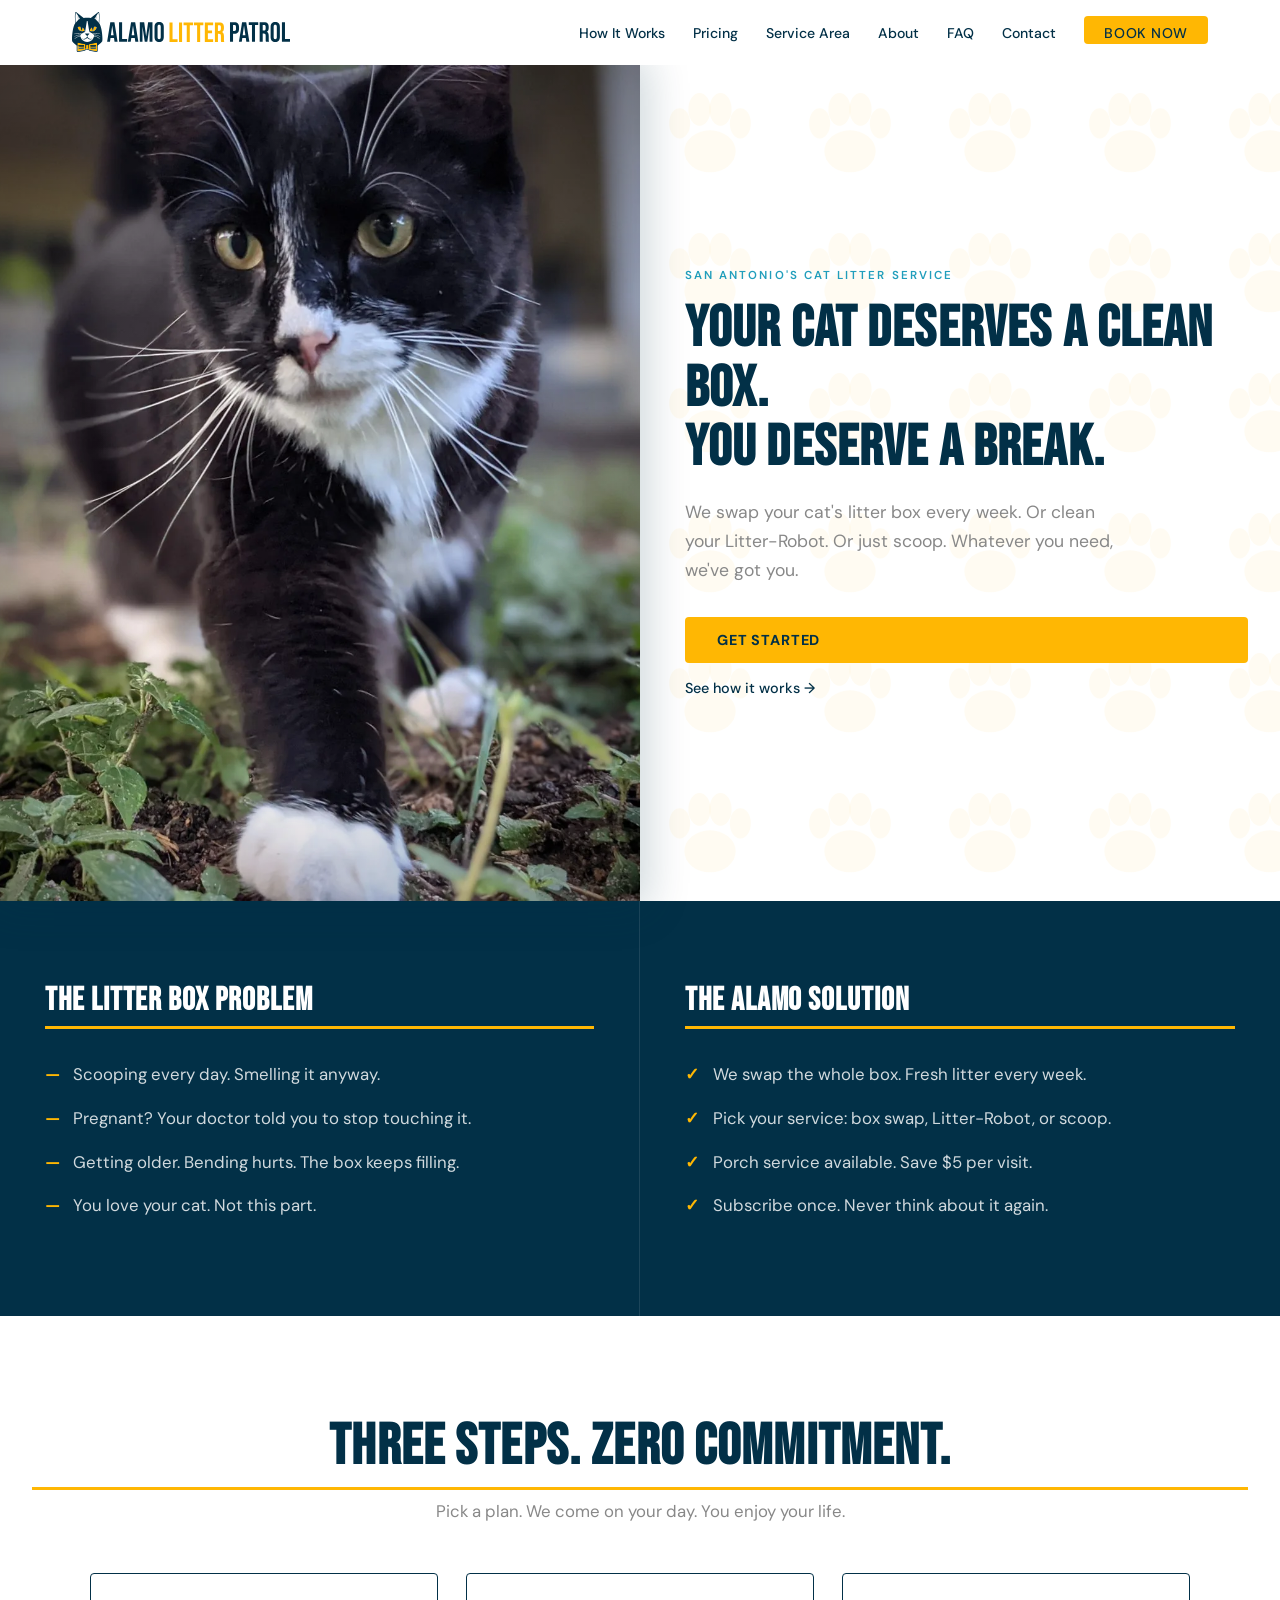
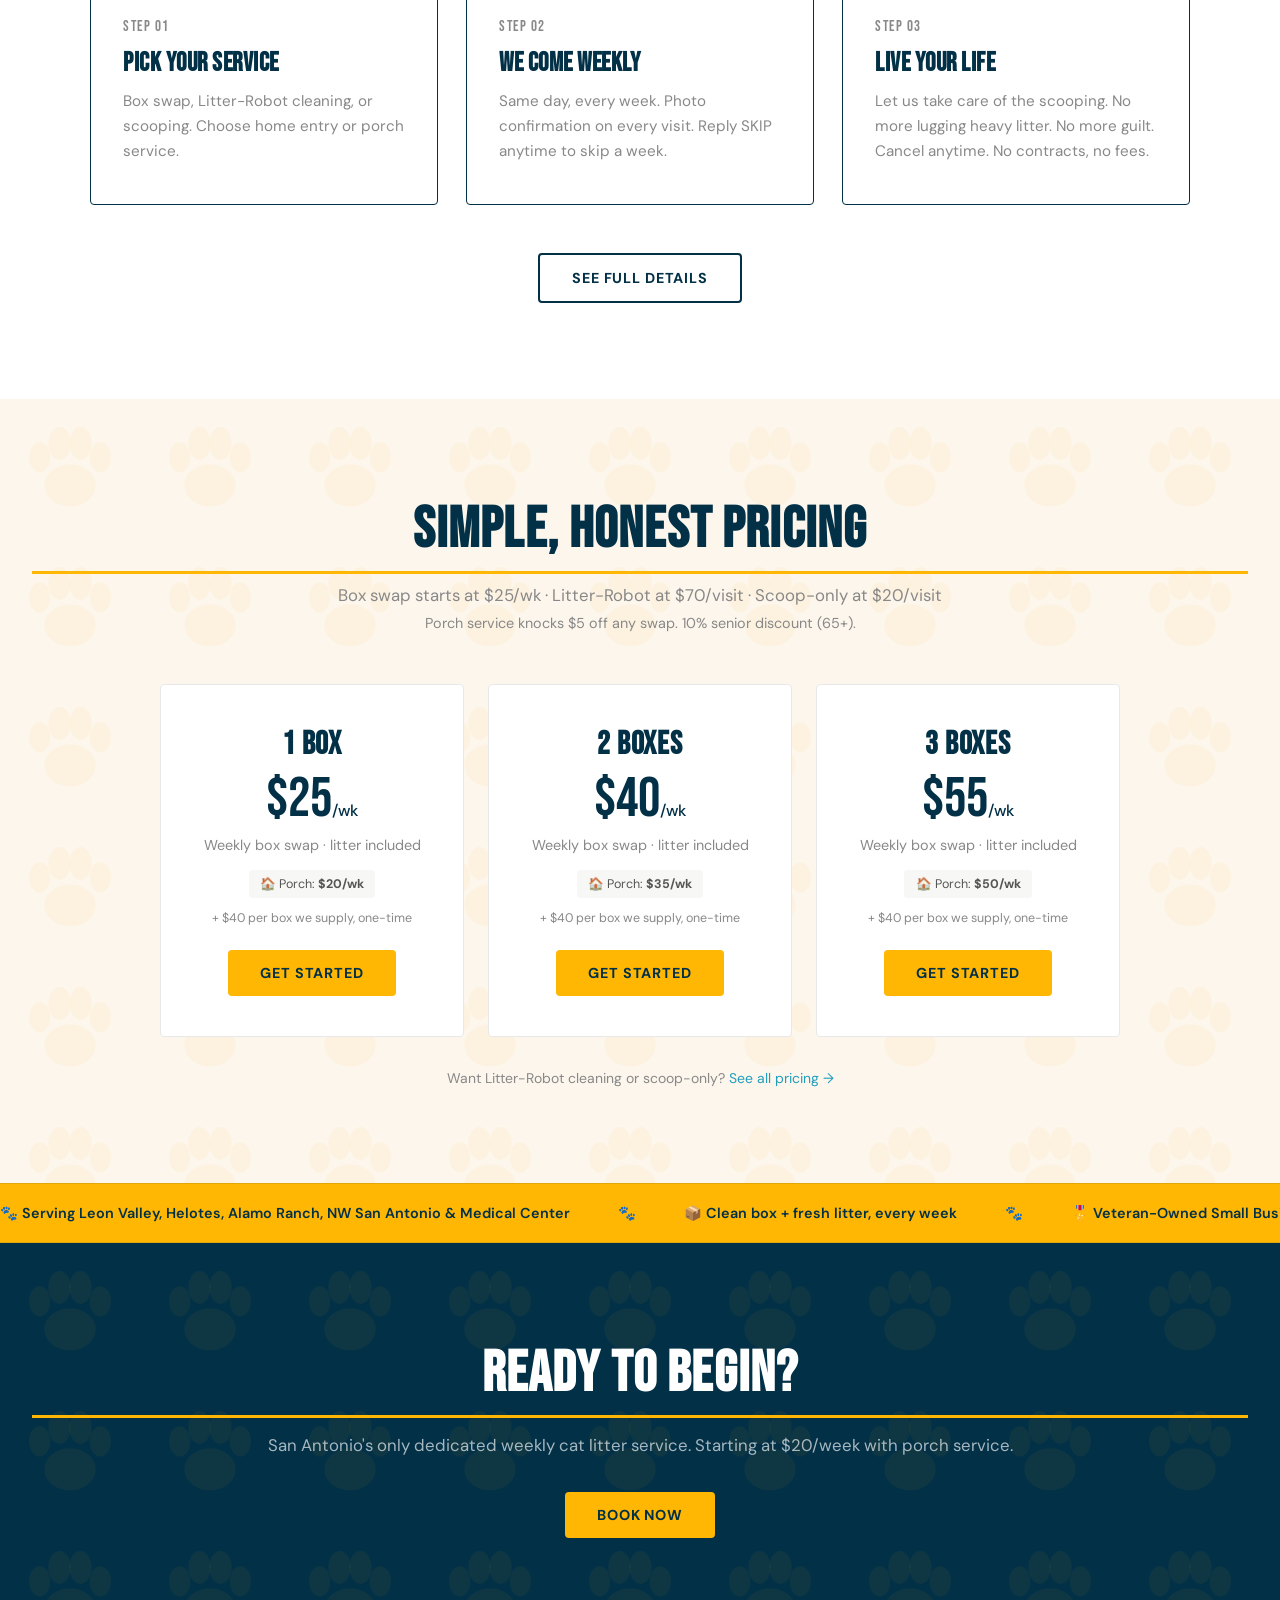
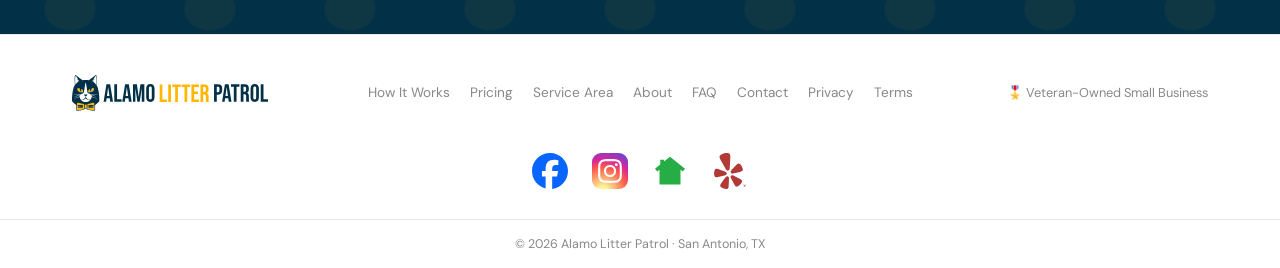
<file: index.html>
<!DOCTYPE html>
<html lang="en">
<head>
  <meta charset="UTF-8" />
  <meta name="viewport" content="width=device-width, initial-scale=1.0" />
  <title>Alamo Litter Patrol: San Antonio's Cat Litter Box Service</title>
  <meta name="description" content="Weekly cat litter box swap service in San Antonio. We drop clean, take dirty, you never touch litter again. Box swap, Litter-Robot cleaning, and scooping available. Veteran-owned." />
  <link rel="canonical" href="https://alamolitterpatrol.com/" />
  <meta property="og:title" content="Alamo Litter Patrol: San Antonio Cat Litter Service" />
  <meta property="og:description" content="San Antonio's weekly cat litter box cleaning service. Box swap, Litter-Robot cleaning, and scooping. Veteran-owned." />
  <meta property="og:type" content="website" />
  <meta property="og:url" content="https://alamolitterpatrol.com/" />
  <meta property="og:image" content="https://alamolitterpatrol.com/assets/og-card.jpg" />
  <meta property="og:image:alt" content="Bug, the Alamo Litter Patrol tuxedo cat mascot" />
  <meta name="twitter:card" content="summary_large_image" />
  <link rel="preconnect" href="https://fonts.googleapis.com" />
  <link rel="preconnect" href="https://fonts.gstatic.com" crossorigin />
  <link rel="stylesheet" href="style.css" />
  <link rel="icon" href="/favicon.ico" sizes="48x48" />
  <link rel="icon" type="image/svg+xml" href="/assets/favicon.svg" />
  <link rel="icon" type="image/png" sizes="32x32" href="/assets/favicon-32x32.png" />
  <link rel="icon" type="image/png" sizes="192x192" href="/assets/favicon-192x192.png" />
  <link rel="apple-touch-icon" sizes="180x180" href="/assets/apple-touch-icon.png" />
  <link rel="manifest" href="/manifest.json" />
  <script type="application/ld+json">
  {
    "@context": "https://schema.org",
    "@type": "LocalBusiness",
    "@id": "https://alamolitterpatrol.com/#business",
    "name": "Alamo Litter Patrol",
    "description": "Weekly cat litter box service in San Antonio, Texas. Box swap, Litter-Robot cleaning, and scooping. Litter included, no contracts, cancel anytime. Veteran-owned.",
    "slogan": "Built by cat people. For cat people.",
    "url": "https://alamolitterpatrol.com/",
    "telephone": "+1-210-920-0654",
    "email": "hello@alamolitterpatrol.com",
    "logo": "https://alamolitterpatrol.com/assets/logo.svg",
    "image": "https://alamolitterpatrol.com/assets/og-card.jpg",
    "priceRange": "$$",
    "currenciesAccepted": "USD",
    "paymentAccepted": "Credit Card",
    "address": {
      "@type": "PostalAddress",
      "addressLocality": "San Antonio",
      "addressRegion": "TX",
      "addressCountry": "US"
    },
    "areaServed": [
      {
        "@type": "City",
        "name": "San Antonio"
      },
      {
        "@type": "PostalCodeArea",
        "postalCode": "78238",
        "addressCountry": "US"
      },
      {
        "@type": "PostalCodeArea",
        "postalCode": "78240",
        "addressCountry": "US"
      },
      {
        "@type": "PostalCodeArea",
        "postalCode": "78250",
        "addressCountry": "US"
      },
      {
        "@type": "PostalCodeArea",
        "postalCode": "78230",
        "addressCountry": "US"
      },
      {
        "@type": "PostalCodeArea",
        "postalCode": "78229",
        "addressCountry": "US"
      },
      {
        "@type": "PostalCodeArea",
        "postalCode": "78249",
        "addressCountry": "US"
      },
      {
        "@type": "PostalCodeArea",
        "postalCode": "78231",
        "addressCountry": "US"
      },
      {
        "@type": "PostalCodeArea",
        "postalCode": "78023",
        "addressCountry": "US"
      },
      {
        "@type": "PostalCodeArea",
        "postalCode": "78253",
        "addressCountry": "US"
      }
    ],
    "openingHoursSpecification": [
      {
        "@type": "OpeningHoursSpecification",
        "dayOfWeek": [
          "Monday",
          "Tuesday",
          "Wednesday",
          "Thursday",
          "Friday",
          "Saturday"
        ],
        "opens": "09:00",
        "closes": "18:00"
      }
    ],
    "sameAs": [
      "https://www.facebook.com/profile.php?id=61592431160074",
      "https://www.instagram.com/alamolitterpatrol/",
      "https://nextdoor.com/page/alamo-litter-patrol-san-antonio-tx",
      "https://www.yelp.com/biz/alamo-litter-patrol-san-antonio",
      "https://share.google/ItOj9SzaMpPks5vuP"
    ],
    "potentialAction": {
      "@type": "ReserveAction",
      "name": "Book a service",
      "target": {
        "@type": "EntryPoint",
        "urlTemplate": "https://alamolitterpatrol.com/book.html",
        "actionPlatform": [
          "http://schema.org/DesktopWebPlatform",
          "http://schema.org/MobileWebPlatform"
        ]
      }
    }
  }
  </script>
  <!-- Meta Pixel Code — "Alamo Litter Patrol Pixel" (ID 1383918793177818) -->
  <script>
  !function(f,b,e,v,n,t,s)
  {if(f.fbq)return;n=f.fbq=function(){n.callMethod?
  n.callMethod.apply(n,arguments):n.queue.push(arguments)};
  if(!f._fbq)f._fbq=n;n.push=n;n.loaded=!0;n.version='2.0';
  n.queue=[];t=b.createElement(e);t.async=!0;
  t.src=v;s=b.getElementsByTagName(e)[0];
  s.parentNode.insertBefore(t,s)}(window, document,'script',
  'https://connect.facebook.net/en_US/fbevents.js');
  fbq('init', '1383918793177818');
  fbq('track', 'PageView');
  </script>
  <noscript><img height="1" width="1" style="display:none"
  src="https://www.facebook.com/tr?id=1383918793177818&ev=PageView&noscript=1"
  /></noscript>
  <!-- End Meta Pixel Code -->
</head>
<body>

  <a class="skip-link" href="#main">Skip to content</a>

  <!-- ══ NAVIGATION ══ -->
  <header id="site-nav" role="banner">
    <nav aria-label="Main navigation">
      <a href="/" class="nav-logo"><img src="/assets/logo.svg" alt="Alamo Litter Patrol" width="218" height="40" /></a>
      <button class="hamburger" aria-label="Toggle menu" aria-expanded="false">
        <span></span><span></span><span></span>
      </button>
      <ul class="nav-links" id="nav-links">
        <li><a href="/how-it-works.html">How It Works</a></li>
        <li><a href="/pricing.html">Pricing</a></li>
        <li><a href="/service-area.html">Service Area</a></li>
        <li><a href="/about.html">About</a></li>
        <li><a href="/faq.html">FAQ</a></li>
        <li><a href="/contact.html">Contact</a></li>
        <li><a href="/book.html" class="nav-cta">Book Now</a></li>
      </ul>
    </nav>
  </header>

  <main id="main">

    <!-- ══ HERO ══ -->
    <section id="hero" aria-label="Hero">
      <div class="hero-photo">
        <!-- WebP first, JPEG fallback for anything that can't take it. Same 1800x1350
             source; the WebP is 43% lighter at visually identical quality. This is the
             LCP image, hence fetchpriority. -->
        <picture>
          <source srcset="assets/bug-hero-glow.webp" type="image/webp" />
          <img src="assets/bug-hero-glow.jpg" alt="Bug, a tuxedo cat walking toward the camera through green ground cover" fetchpriority="high" />
        </picture>
      </div>
      <div class="hero-content">
        <p class="eyebrow">San Antonio's Cat Litter Service</p>
        <h1>YOUR CAT DESERVES A CLEAN BOX.<br>YOU DESERVE A BREAK.</h1>
        <p class="hero-subhead">We swap your cat's litter box every week. Or clean your Litter-Robot. Or just scoop. Whatever you need, we've got you.</p>
        <a href="/book.html" class="btn btn-orange">GET STARTED</a>
        <a href="/how-it-works.html" class="hero-secondary">See how it works →</a>
      </div>
    </section>

    <!-- ══ PROBLEM / SOLUTION ══ -->
    <section class="problem-solution" aria-label="The problem and our solution">
      <div class="ps-col">
        <h2>THE LITTER BOX PROBLEM</h2>
        <ul class="dash-list">
          <li>Scooping every day. Smelling it anyway.</li>
          <li>Pregnant? Your doctor told you to stop touching it.</li>
          <li>Getting older. Bending hurts. The box keeps filling.</li>
          <li>You love your cat. Not this part.</li>
        </ul>
      </div>
      <div class="ps-col">
        <h2>THE ALAMO SOLUTION</h2>
        <ul class="check-list">
          <li>We swap the whole box. Fresh litter every week.</li>
          <li>Pick your service: box swap, Litter-Robot, or scoop.</li>
          <li>Porch service available. Save $5 per visit.</li>
          <li>Subscribe once. Never think about it again.</li>
        </ul>
      </div>
    </section>

    <!-- ══ HOW IT WORKS (teaser) ══ -->
    <section class="how-it-works">
      <h2 class="section-heading">THREE STEPS. ZERO COMMITMENT.</h2>
      <p class="section-subhead">Pick a plan. We come on your day. You enjoy your life.</p>
      <div class="steps-grid">

        <article class="step-card">
          <p class="step-number">STEP 01</p>
          <h3>Pick Your Service</h3>
          <p>Box swap, Litter-Robot cleaning, or scooping. Choose home entry or porch service.</p>
        </article>

        <article class="step-card">
          <p class="step-number">STEP 02</p>
          <h3>We Come Weekly</h3>
          <p>Same day, every week. Photo confirmation on every visit. Reply SKIP anytime to skip a week.</p>
        </article>

        <article class="step-card">
          <p class="step-number">STEP 03</p>
          <h3>Live Your Life</h3>
          <p>Let us take care of the scooping. No more lugging heavy litter. No more guilt. Cancel anytime. No contracts, no fees.</p>
        </article>

      </div>
      <div style="text-align:center;margin-top:3rem;">
        <a href="/how-it-works.html" class="btn btn-ghost">SEE FULL DETAILS</a>
      </div>
    </section>

    <!-- ══ PRICING TEASER ══ -->
    <section class="pricing">
      <h2 class="section-heading">SIMPLE, HONEST PRICING</h2>
      <p class="section-subhead">Box swap starts at $25/wk · Litter-Robot at $70/visit · Scoop-only at $20/visit<br>
        <span style="font-size:0.9rem;">Porch service knocks $5 off any swap. 10% senior discount (65+).</span>
      </p>
      <div class="pricing-grid">

        <div class="price-card">
          <h3>1 Box</h3>
          <div class="price">$25<span>/wk</span></div>
          <p class="price-details">Weekly box swap · litter included</p>
          <p class="porch-pill">🏠 Porch: <strong>$20/wk</strong></p>
          <p class="setup-fee">+ $40 per box we supply, one-time</p>
          <a href="/book.html" class="btn btn-orange">GET STARTED</a>
        </div>

        <div class="price-card">

          <h3>2 Boxes</h3>
          <div class="price">$40<span>/wk</span></div>
          <p class="price-details">Weekly box swap · litter included</p>
          <p class="porch-pill">🏠 Porch: <strong>$35/wk</strong></p>
          <p class="setup-fee">+ $40 per box we supply, one-time</p>
          <a href="/book.html" class="btn btn-orange">GET STARTED</a>
        </div>

        <div class="price-card">
          <h3>3 Boxes</h3>
          <div class="price">$55<span>/wk</span></div>
          <p class="price-details">Weekly box swap · litter included</p>
          <p class="porch-pill">🏠 Porch: <strong>$50/wk</strong></p>
          <p class="setup-fee">+ $40 per box we supply, one-time</p>
          <a href="/book.html" class="btn btn-orange">GET STARTED</a>
        </div>

      </div>
      <p class="addon-note" style="margin-top:2rem;">Want Litter-Robot cleaning or scoop-only? <a href="/pricing.html">See all pricing →</a></p>
    </section>

    <!-- ══ TRUST MARQUEE ══ -->
    <section class="trust-bar" aria-label="Why customers trust us">
      <div class="marquee-track">
        <div class="marquee-inner" aria-hidden="true">
          <span>🐾 Serving Leon Valley, Helotes, Alamo Ranch, NW San Antonio &amp; Medical Center</span>
          <span class="paw-sep">🐾</span>
          <span>📦 Clean box + fresh litter, every week</span>
          <span class="paw-sep">🐾</span>
          <span>🎖️ Veteran-Owned Small Business</span>
          <span class="paw-sep">🐾</span>
          <span>✅ Porch service available. Save $5/visit</span>
          <span class="paw-sep">🐾</span>
          <span>🐾 Serving Leon Valley, Helotes, Alamo Ranch, NW San Antonio &amp; Medical Center</span>
          <span class="paw-sep">🐾</span>
          <span>📦 Clean box + fresh litter, every week</span>
          <span class="paw-sep">🐾</span>
          <span>🎖️ Veteran-Owned Small Business</span>
          <span class="paw-sep">🐾</span>
          <span>✅ Porch service available. Save $5/visit</span>
          <span class="paw-sep">🐾</span>
        </div>
      </div>
    </section>

    <!-- ══ FINAL CTA ══ -->
    <section class="cta-band">
      <h2>Ready To Begin?</h2>
      <p>San Antonio's only dedicated weekly cat litter service. Starting at $20/week with porch service.</p>
      <a href="/book.html" class="btn btn-orange">BOOK NOW</a>
    </section>

  </main>

  <!-- ══ MOBILE STICKY CTA ══ -->
  <div class="mobile-cta-bar" aria-hidden="false">
    <a href="/book.html" class="btn btn-orange">📦 BOOK NOW</a>
    <a href="mailto:hello@alamolitterpatrol.com" class="btn btn-orange" style="border-color:var(--white);color:var(--white);">✉️ CONTACT</a>
  </div>

  <!-- ══ FOOTER ══ -->
  <footer>
    <div class="footer-top">
      <div class="footer-brand">
        <img src="/assets/logo.svg" alt="Alamo Litter Patrol" width="196" height="36" class="footer-logo-img" loading="lazy" />
      </div>
      <nav class="footer-nav" aria-label="Footer navigation">
        <a href="/how-it-works.html">How It Works</a>
        <a href="/pricing.html">Pricing</a>
        <a href="/service-area.html">Service Area</a>
        <a href="/about.html">About</a>
        <a href="/faq.html">FAQ</a>
        <a href="/contact.html">Contact</a>
        <a href="/privacy.html">Privacy</a>
        <a href="/terms.html">Terms</a>
      </nav>
      <div class="footer-badge">🎖️ Veteran-Owned Small Business</div>
    </div>
    <nav class="footer-social" aria-label="Social profiles">
      <a href="https://www.facebook.com/profile.php?id=61592431160074" target="_blank" rel="noopener" aria-label="Alamo Litter Patrol on Facebook" title="Facebook"><svg viewBox="0 0 24 24" aria-hidden="true"><circle cx="12" cy="12" r="11.5" fill="#FFFFFF"/><path fill="#0866FF" d="M9.101 23.691v-7.98H6.627v-3.667h2.474v-1.58c0-4.085 1.848-5.978 5.858-5.978.401 0 .955.042 1.468.103a8.68 8.68 0 0 1 1.141.195v3.325a8.623 8.623 0 0 0-.653-.036 26.805 26.805 0 0 0-.733-.009c-.707 0-1.259.096-1.675.309a1.686 1.686 0 0 0-.679.622c-.258.42-.374.995-.374 1.752v1.297h3.919l-.386 2.103-.287 1.564h-3.246v8.245C19.396 23.238 24 18.179 24 12.044c0-6.627-5.373-12-12-12s-12 5.373-12 12c0 5.628 3.874 10.35 9.101 11.647Z"/></svg></a>
      <a href="https://www.instagram.com/alamolitterpatrol/" target="_blank" rel="noopener" aria-label="Alamo Litter Patrol on Instagram" title="Instagram"><svg viewBox="0 0 24 24" aria-hidden="true"><defs><radialGradient id="ig-grad" cx="30%" cy="107%" r="150%"><stop offset="0" stop-color="#FDF497"/><stop offset=".09" stop-color="#FDF497"/><stop offset=".45" stop-color="#FD5949"/><stop offset=".6" stop-color="#D6249F"/><stop offset=".9" stop-color="#285AEB"/></radialGradient></defs><rect width="24" height="24" rx="6" fill="url(#ig-grad)"/><path fill="#FFFFFF" transform="translate(12 12) scale(.66) translate(-12 -12)" d="M7.0301.084c-1.2768.0602-2.1487.264-2.911.5634-.7888.3075-1.4575.72-2.1228 1.3877-.6652.6677-1.075 1.3368-1.3802 2.127-.2954.7638-.4956 1.6365-.552 2.914-.0564 1.2775-.0689 1.6882-.0626 4.947.0062 3.2586.0206 3.6671.0825 4.9473.061 1.2765.264 2.1482.5635 2.9107.308.7889.72 1.4573 1.388 2.1228.6679.6655 1.3365 1.0743 2.1285 1.38.7632.295 1.6361.4961 2.9134.552 1.2773.056 1.6884.069 4.9462.0627 3.2578-.0062 3.668-.0207 4.9478-.0814 1.28-.0607 2.147-.2652 2.9098-.5633.7889-.3086 1.4578-.72 2.1228-1.3881.665-.6682 1.0745-1.3378 1.3795-2.1284.2957-.7632.4966-1.636.552-2.9124.056-1.2809.0692-1.6898.063-4.948-.0063-3.2583-.021-3.6668-.0817-4.9465-.0607-1.2797-.264-2.1487-.5633-2.9117-.3084-.7889-.72-1.4568-1.3876-2.1228C21.2982 1.33 20.628.9208 19.8378.6165 19.074.321 18.2017.1197 16.9244.0645 15.6471.0093 15.236-.005 11.977.0014 8.718.0076 8.31.0215 7.0301.0839m.1402 21.6932c-1.17-.0509-1.8053-.2453-2.2287-.408-.5606-.216-.96-.4771-1.3819-.895-.422-.4178-.6811-.8186-.9-1.378-.1644-.4234-.3624-1.058-.4171-2.228-.0595-1.2645-.072-1.6442-.079-4.848-.007-3.2037.0053-3.583.0607-4.848.05-1.169.2456-1.805.408-2.2282.216-.5613.4762-.96.895-1.3816.4188-.4217.8184-.6814 1.3783-.9003.423-.1651 1.0575-.3614 2.227-.4171 1.2655-.06 1.6447-.072 4.848-.079 3.2033-.007 3.5835.005 4.8495.0608 1.169.0508 1.8053.2445 2.228.408.5608.216.96.4754 1.3816.895.4217.4194.6816.8176.9005 1.3787.1653.4217.3617 1.056.4169 2.2263.0602 1.2655.0739 1.645.0796 4.848.0058 3.203-.0055 3.5834-.061 4.848-.051 1.17-.245 1.8055-.408 2.2294-.216.5604-.4763.96-.8954 1.3814-.419.4215-.8181.6811-1.3783.9-.4224.1649-1.0577.3617-2.2262.4174-1.2656.0595-1.6448.072-4.8493.079-3.2045.007-3.5825-.006-4.848-.0608M16.953 5.5864A1.44 1.44 0 1 0 18.39 4.144a1.44 1.44 0 0 0-1.437 1.4424M5.8385 12.012c.0067 3.4032 2.7706 6.1557 6.173 6.1493 3.4026-.0065 6.157-2.7701 6.1506-6.1733-.0065-3.4032-2.771-6.1565-6.174-6.1498-3.403.0067-6.156 2.771-6.1496 6.1738M8 12.0077a4 4 0 1 1 4.008 3.9921A3.9996 3.9996 0 0 1 8 12.0077"/></svg></a>
      <a href="https://nextdoor.com/page/alamo-litter-patrol-san-antonio-tx" target="_blank" rel="noopener" aria-label="Alamo Litter Patrol on Nextdoor" title="Nextdoor"><svg viewBox="0 0 24 24" aria-hidden="true"><path fill="#27AD45" d="M12 2.5 22 10.5l-1.5 1.8-1.5-1.2V21H5v-9.9l-1.5 1.2L2 10.5l3.5-2.8V4.5H8v1.2z"/></svg></a>
      <a href="https://www.yelp.com/biz/alamo-litter-patrol-san-antonio" target="_blank" rel="noopener" aria-label="Alamo Litter Patrol on Yelp" title="Yelp"><svg viewBox="0 0 24 24" aria-hidden="true"><path fill="#B13A37" d="m7.6885 15.1415-3.6715.8483c-.3769.0871-.755.183-1.1452.155-.2611-.0188-.5122-.0414-.7606-.213a1.179 1.179 0 0 1-.331-.3594c-.3486-.5519-.3656-1.3661-.3697-2.0004a6.2874 6.2874 0 0 1 .3314-2.0642 1.857 1.857 0 0 1 .1073-.2474 2.3426 2.3426 0 0 1 .1255-.2165 2.4572 2.4572 0 0 1 .1563-.1975 1.1736 1.1736 0 0 1 .399-.2831 1.082 1.082 0 0 1 .4592-.0837c.2355.0016.5139.052.91.1734.0555.0191.1237.0382.1856.0572.3277.1013.7048.2404 1.1499.3987.6863.2404 1.3663.487 2.0463.7397l1.2117.4423c.2217.0807.4363.18.6412.297.174.0984.3273.2298.4512.387a1.217 1.217 0 0 1 .192.4309 1.2205 1.2205 0 0 1-.872 1.4522c-.0468.0151-.0852.0239-.1085.0293l-1.105.2553-.0031-.001zM18.8208 7.565a1.8506 1.8506 0 0 0-.2042-.1754 2.4082 2.4082 0 0 0-.2077-.1394 2.3607 2.3607 0 0 0-.2269-.109 1.1705 1.1705 0 0 0-.482-.0796 1.0862 1.0862 0 0 0-.4498.1263c-.2107.1048-.4388.2732-.742.5551-.042.0417-.0947.0886-.142.133-.2502.2351-.5286.5252-.8599.863a114.6363 114.6363 0 0 0-1.5166 1.5629l-.8962.9293a4.1897 4.1897 0 0 0-.4466.5483 1.541 1.541 0 0 0-.2364.5459 1.2199 1.2199 0 0 0 .0107.4518l.0046.02a1.218 1.218 0 0 0 1.4184.923 1.162 1.162 0 0 0 .1105-.0213l4.7781-1.104c.3766-.087.7587-.1667 1.097-.3631.2269-.1316.4428-.262.5909-.5252a1.1793 1.1793 0 0 0 .1405-.4683c.0733-.6512-.2668-1.3908-.5403-1.963a6.2792 6.2792 0 0 0-1.2001-1.7103zM8.9703.0754a8.6724 8.6724 0 0 0-.83.1564c-.2754.066-.548.1383-.8146.2236-.868.2844-2.0884.8063-2.295 1.8065-.1165.5655.1595 1.1439.3737 1.66.2595.6254.614 1.1889.9373 1.7777.8543 1.5545 1.7245 3.0993 2.5922 4.6457.259.4617.5416 1.0464 1.043 1.2856a1.058 1.058 0 0 0 .1013.0383c.2248.0851.4699.1016.7041.0471a4.3015 4.3015 0 0 0 .0418-.0097 1.2136 1.2136 0 0 0 .5658-.3397 1.1033 1.1033 0 0 0 .079-.0822c.3463-.435.3454-1.0833.3764-1.6134.1042-1.771.2139-3.5423.3009-5.3142.0332-.6712.1055-1.3333.0655-2.0096-.0328-.5579-.0368-1.1984-.3891-1.6563-.6218-.8073-1.9476-.741-2.8523-.6158zm2.084 15.9505a1.1053 1.1053 0 0 0-1.2306-.4145 1.1398 1.1398 0 0 0-.1526.0633 1.4806 1.4806 0 0 0-.2171.1354c-.1992.1475-.3668.3392-.5196.5315-.0386.049-.074.1143-.12.1562l-.7686 1.0573a113.9168 113.9168 0 0 0-1.2913 1.789c-.278.3895-.5184.7184-.7083 1.0094-.036.0547-.0734.116-.1075.1647-.2277.3522-.3566.6092-.4228.8381a1.0945 1.0945 0 0 0-.046.4721c.0211.1655.0768.3246.1635.467.046.0715.0957.1406.1487.207a2.334 2.334 0 0 0 .1754.1825 1.843 1.843 0 0 0 .2108.1732c.5304.369 1.1112.6342 1.722.8391a6.0958 6.0958 0 0 0 1.5716.3004c.091.0046.1821.0025.2728-.006a2.3878 2.3878 0 0 0 .2506-.0351 2.3862 2.3862 0 0 0 .2447-.071 1.1927 1.1927 0 0 0 .4175-.2658c.1127-.113.1994-.249.2541-.3989.0889-.2214.1473-.5026.1857-.92.0034-.0593.0118-.1305.0177-.1958.0304-.3463.0443-.7531.0666-1.2315.0375-.7357.067-1.4681.0903-2.2026 0 0 .0495-1.3053.0494-1.306.0113-.3008.002-.6342-.0814-.9336a1.396 1.396 0 0 0-.1756-.4054zm8.6754 2.0439c-.1605-.176-.3878-.3514-.7462-.5682-.0518-.0288-.1124-.0674-.1684-.1009-.2985-.1795-.658-.3684-1.078-.5965a120.7615 120.7615 0 0 0-1.9427-1.042l-1.1515-.6107c-.0597-.0175-.1203-.0607-.1766-.0878-.2212-.1058-.4558-.2045-.6992-.2498a1.4915 1.4915 0 0 0-.2545-.0265 1.1527 1.1527 0 0 0-.1648.01 1.1077 1.1077 0 0 0-.9227.9133 1.4186 1.4186 0 0 0 .0159.439c.0563.3065.1932.6096.3346.875l.615 1.1526c.3422.65.6884 1.2963 1.0435 1.9406.229.4202.4196.7799.5982 1.078.0338.056.0721.1163.1011.1682.2173.3584.392.584.569.7458.1146.1107.252.195.4026.247.1583.0525.326.071.4919.0546a2.368 2.368 0 0 0 .251-.0435c.0817-.022.1622-.048.241-.0784a1.863 1.863 0 0 0 .2475-.1143 6.1018 6.1018 0 0 0 1.2818-.9597c.4596-.4522.8659-.9454 1.182-1.51.044-.08.0819-.163.1138-.2483a2.49 2.49 0 0 0 .0773-.2411c.0186-.083.033-.1669.0429-.2513a1.188 1.188 0 0 0-.0565-.491 1.0933 1.0933 0 0 0-.248-.4041zm2.86 3.742a.8523.8523 0 0 1-.111.4236c-.074.132-.178.2377-.3115.3172a.8428.8428 0 0 1-.4385.119.847.847 0 0 1-.4373-.1179.8526.8526 0 0 1-.3125-.3171.8548.8548 0 0 1-.111-.4248c0-.1526.038-.2958.1143-.4294a.8405.8405 0 0 1 .315-.3159.849.849 0 0 1 .4315-.1156.8514.8514 0 0 1 .4294.1144.84.84 0 0 1 .316.3148.8494.8494 0 0 1 .1156.4317zm-.1202 0c0-.1328-.0332-.256-.0996-.3698s-.1564-.2038-.2702-.2702a.7125.7125 0 0 0-.371-.1007.7204.7204 0 0 0-.3698.0996.7487.7487 0 0 0-.2713.2702.7181.7181 0 0 0-.0996.3709c0 .132.0332.2557.0996.371a.7355.7355 0 0 0 .2713.2713.7354.7354 0 0 0 .3698.0985.7205.7205 0 0 0 .3698-.0996.7423.7423 0 0 0 .2702-.2691.7186.7186 0 0 0 .1008-.3721zm-.577.0584.2724.4522h-.1922l-.237-.4052h-.1546v.4052h-.1695v-1.02h.2988c.1268 0 .2195.0247.2783.0744.0595.0496.0892.1252.0892.2267a.2785.2785 0 0 1-.0492.1625c-.032.0466-.0775.0813-.1362.1042zm-.0412-.1408a.1532.1532 0 0 0 .056-.1214c0-.0573-.0164-.0981-.0491-.1225-.0329-.0251-.0847-.0377-.1557-.0377h-.1214v.3285h.1237c.061 0 .1098-.0157.1465-.047z"/></svg></a>
    </nav>
    <div class="footer-bottom">&copy; 2026 Alamo Litter Patrol &middot; San Antonio, TX</div>
  </footer>

  <script src="script.js"></script>
</body>
</html>
</file>
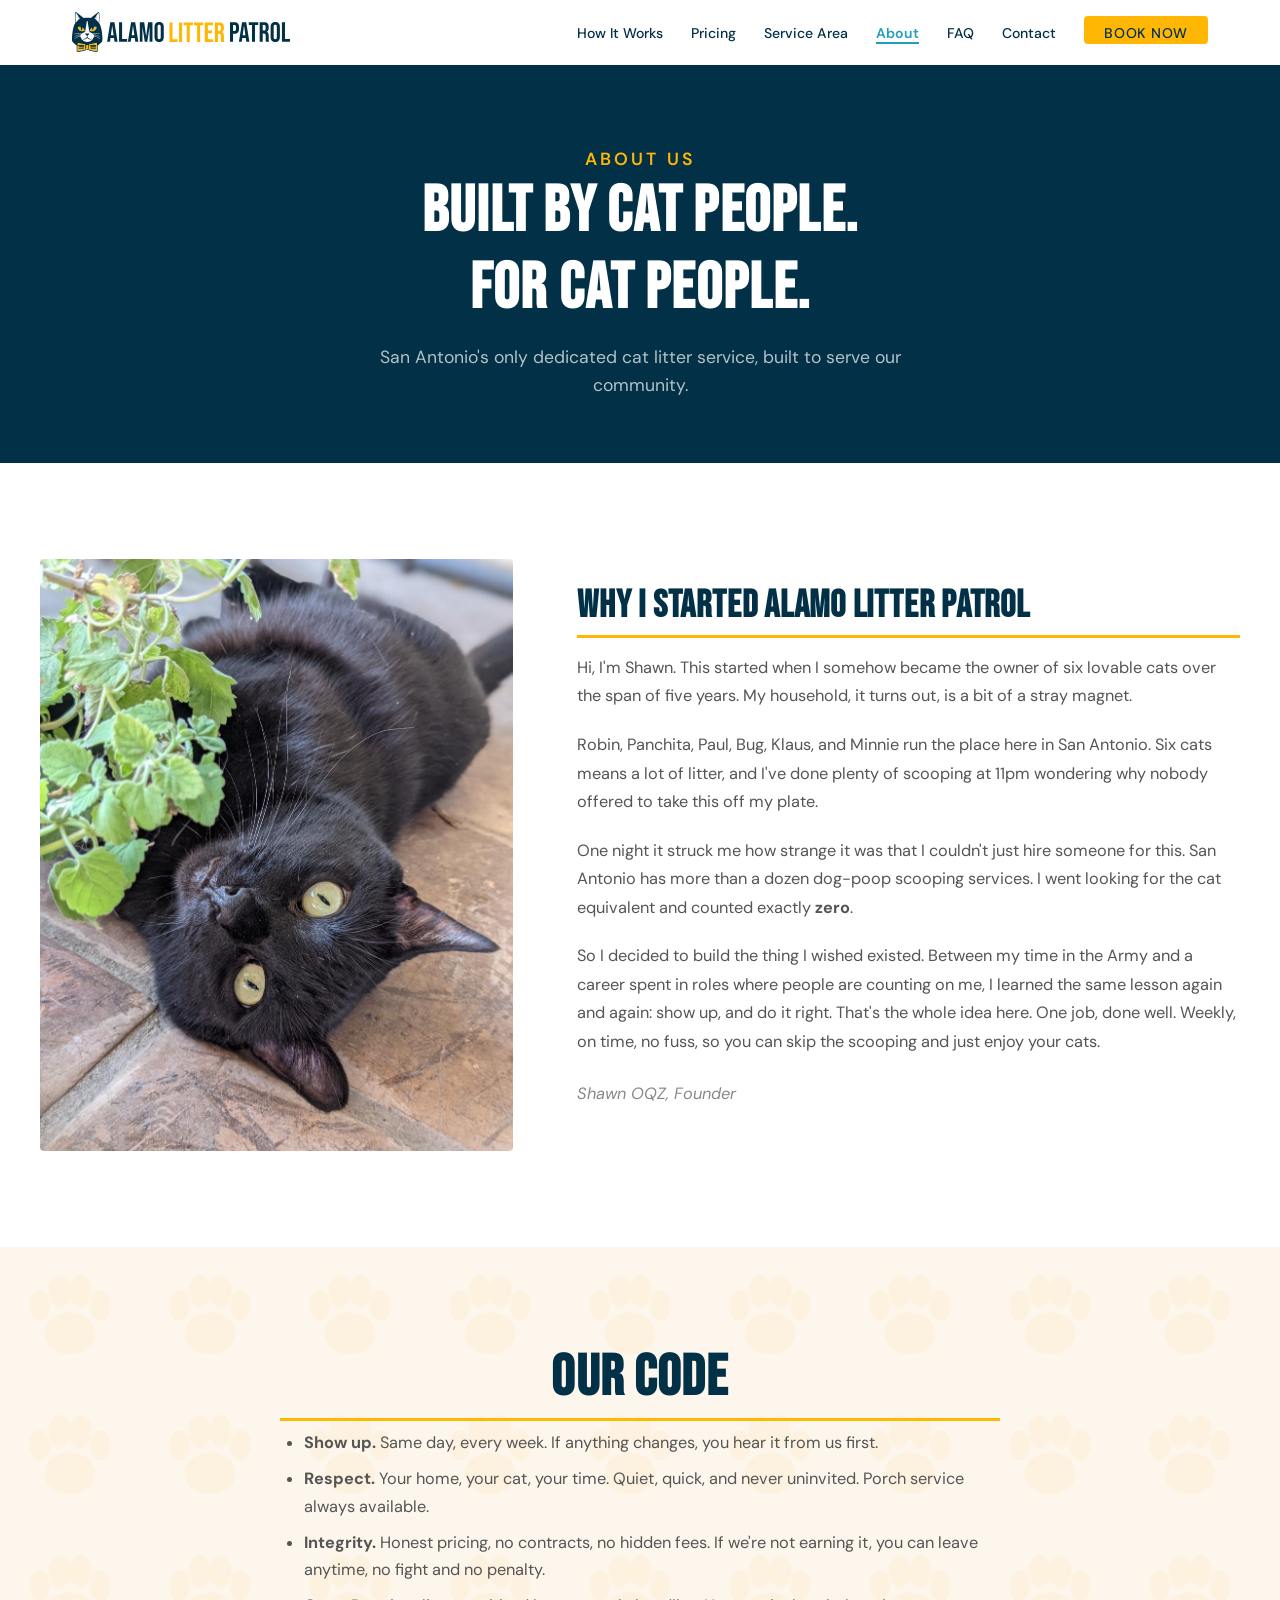
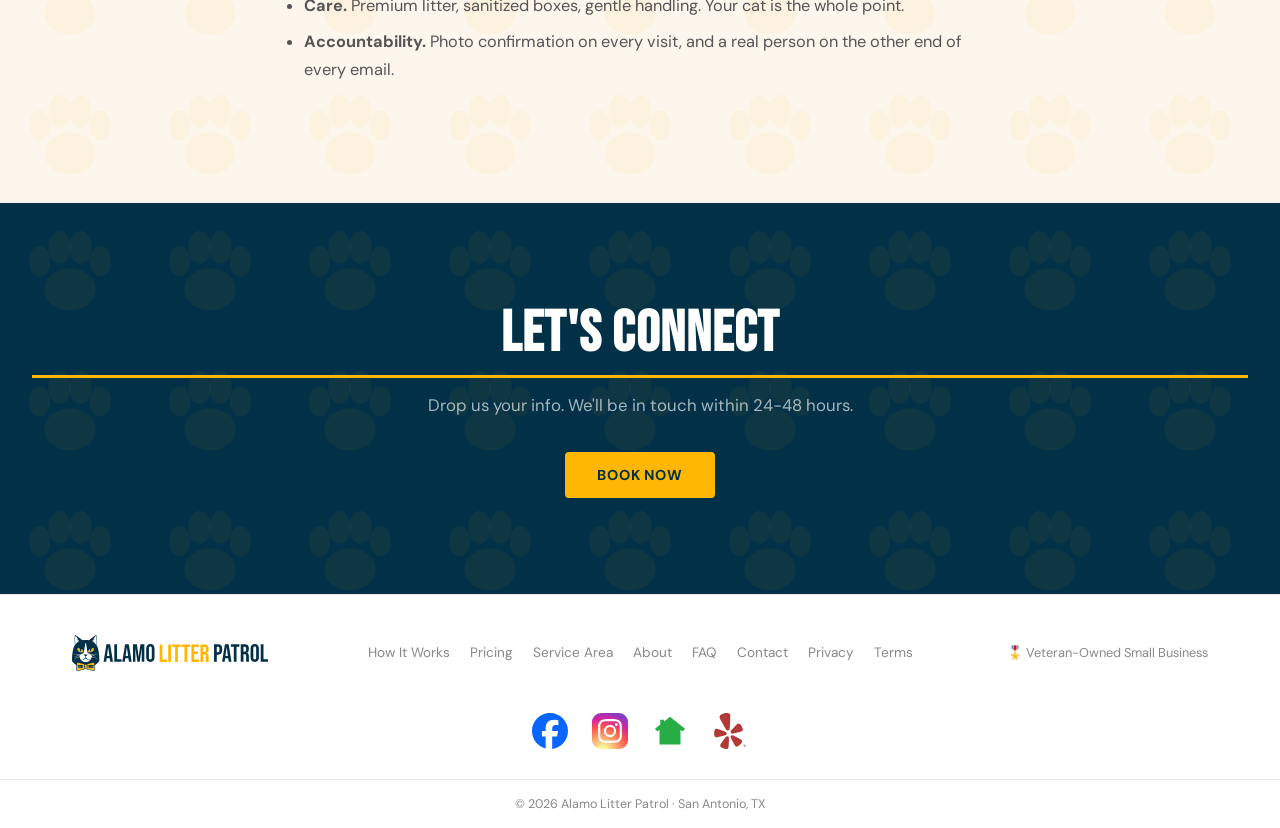
<file: about.html>
<!DOCTYPE html>
<html lang="en">
<head>
  <meta charset="UTF-8" />
  <meta name="viewport" content="width=device-width, initial-scale=1.0" />
  <title>About · Alamo Litter Patrol</title>
  <meta name="description" content="A San Antonio veteran-owned cat litter service. We started Alamo Litter Patrol because cat people deserve better than scooping every day." />
  <link rel="canonical" href="https://alamolitterpatrol.com/about.html" />
  <meta property="og:type" content="website" />
  <meta property="og:url" content="https://alamolitterpatrol.com/about.html" />
  <meta property="og:title" content="About · Alamo Litter Patrol" />
  <meta property="og:description" content="A San Antonio veteran-owned cat litter service. We started Alamo Litter Patrol because cat people deserve better than scooping every day." />
  <meta property="og:image" content="https://alamolitterpatrol.com/assets/og-card.jpg" />
  <meta property="og:image:alt" content="Bug, the Alamo Litter Patrol tuxedo cat mascot" />
  <meta name="twitter:card" content="summary_large_image" />
  <link rel="preconnect" href="https://fonts.googleapis.com" />
  <link rel="preconnect" href="https://fonts.gstatic.com" crossorigin />
  <link rel="stylesheet" href="style.css" />
  <link rel="icon" href="/favicon.ico" sizes="48x48" />
  <link rel="icon" type="image/svg+xml" href="/assets/favicon.svg" />
  <link rel="icon" type="image/png" sizes="32x32" href="/assets/favicon-32x32.png" />
  <link rel="icon" type="image/png" sizes="192x192" href="/assets/favicon-192x192.png" />
  <link rel="apple-touch-icon" sizes="180x180" href="/assets/apple-touch-icon.png" />
  <link rel="manifest" href="/manifest.json" />
  <script type="application/ld+json">
  {
    "@context": "https://schema.org",
    "@type": "LocalBusiness",
    "@id": "https://alamolitterpatrol.com/#business",
    "name": "Alamo Litter Patrol",
    "description": "Weekly cat litter box service in San Antonio, Texas. Box swap, Litter-Robot cleaning, and scooping. Litter included, no contracts, cancel anytime. Veteran-owned.",
    "slogan": "Built by cat people. For cat people.",
    "url": "https://alamolitterpatrol.com/",
    "telephone": "+1-210-920-0654",
    "email": "hello@alamolitterpatrol.com",
    "logo": "https://alamolitterpatrol.com/assets/logo.svg",
    "image": "https://alamolitterpatrol.com/assets/og-card.jpg",
    "priceRange": "$$",
    "currenciesAccepted": "USD",
    "paymentAccepted": "Credit Card",
    "address": {
      "@type": "PostalAddress",
      "addressLocality": "San Antonio",
      "addressRegion": "TX",
      "addressCountry": "US"
    },
    "areaServed": [
      {
        "@type": "City",
        "name": "San Antonio"
      },
      {
        "@type": "PostalCodeArea",
        "postalCode": "78238",
        "addressCountry": "US"
      },
      {
        "@type": "PostalCodeArea",
        "postalCode": "78240",
        "addressCountry": "US"
      },
      {
        "@type": "PostalCodeArea",
        "postalCode": "78250",
        "addressCountry": "US"
      },
      {
        "@type": "PostalCodeArea",
        "postalCode": "78230",
        "addressCountry": "US"
      },
      {
        "@type": "PostalCodeArea",
        "postalCode": "78229",
        "addressCountry": "US"
      },
      {
        "@type": "PostalCodeArea",
        "postalCode": "78249",
        "addressCountry": "US"
      },
      {
        "@type": "PostalCodeArea",
        "postalCode": "78231",
        "addressCountry": "US"
      },
      {
        "@type": "PostalCodeArea",
        "postalCode": "78023",
        "addressCountry": "US"
      },
      {
        "@type": "PostalCodeArea",
        "postalCode": "78253",
        "addressCountry": "US"
      }
    ],
    "openingHoursSpecification": [
      {
        "@type": "OpeningHoursSpecification",
        "dayOfWeek": [
          "Monday",
          "Tuesday",
          "Wednesday",
          "Thursday",
          "Friday",
          "Saturday"
        ],
        "opens": "09:00",
        "closes": "18:00"
      }
    ],
    "sameAs": [
      "https://www.facebook.com/profile.php?id=61592431160074",
      "https://www.instagram.com/alamolitterpatrol/",
      "https://nextdoor.com/page/alamo-litter-patrol-san-antonio-tx",
      "https://www.yelp.com/biz/alamo-litter-patrol-san-antonio",
      "https://share.google/ItOj9SzaMpPks5vuP"
    ],
    "potentialAction": {
      "@type": "ReserveAction",
      "name": "Book a service",
      "target": {
        "@type": "EntryPoint",
        "urlTemplate": "https://alamolitterpatrol.com/book.html",
        "actionPlatform": [
          "http://schema.org/DesktopWebPlatform",
          "http://schema.org/MobileWebPlatform"
        ]
      }
    }
  }
  </script>
</head>
<body>

  <a class="skip-link" href="#main">Skip to content</a>

  <header id="site-nav" role="banner">
    <nav aria-label="Main navigation">
      <a href="/" class="nav-logo"><img src="/assets/logo.svg" alt="Alamo Litter Patrol" width="218" height="40" /></a>
      <button class="hamburger" aria-label="Toggle menu" aria-expanded="false">
        <span></span><span></span><span></span>
      </button>
      <ul class="nav-links" id="nav-links">
        <li><a href="/how-it-works.html">How It Works</a></li>
        <li><a href="/pricing.html">Pricing</a></li>
        <li><a href="/service-area.html">Service Area</a></li>
        <li><a href="/about.html">About</a></li>
        <li><a href="/faq.html">FAQ</a></li>
        <li><a href="/contact.html">Contact</a></li>
        <li><a href="/book.html" class="nav-cta">Book Now</a></li>
      </ul>
    </nav>
  </header>

  <main id="main">

    <section class="page-header">
      <p class="eyebrow">ABOUT US</p>
      <h1>BUILT BY CAT PEOPLE.<br>FOR CAT PEOPLE.</h1>
      <p>San Antonio's only dedicated cat litter service, built to serve our community.</p>
    </section>

    <section class="section-block">
      <div class="about-grid">
        <div class="about-photo">
          <img src="assets/about-photo.jpg" alt="One of our cats enjoying a roll in the catnip" />
        </div>
        <div class="prose">
          <h2 style="margin-top:0;">Why I started Alamo Litter Patrol</h2>
          <p>Hi, I'm Shawn. This started when I somehow became the owner of six lovable cats over the span of five years. My household, it turns out, is a bit of a stray magnet.</p>
          <p>Robin, Panchita, Paul, Bug, Klaus, and Minnie run the place here in San Antonio. Six cats means a lot of litter, and I've done plenty of scooping at 11pm wondering why nobody offered to take this off my plate.</p>
          <p>One night it struck me how strange it was that I couldn't just hire someone for this. San Antonio has more than a dozen dog-poop scooping services. I went looking for the cat equivalent and counted exactly <strong>zero</strong>.</p>
          <p>So I decided to build the thing I wished existed. Between my time in the Army and a career spent in roles where people are counting on me, I learned the same lesson again and again: show up, and do it right. That's the whole idea here. One job, done well. Weekly, on time, no fuss, so you can skip the scooping and just enjoy your cats.</p>
          <p style="font-style:italic;color:var(--gray-mid);margin-top:1.5rem;">Shawn OQZ, Founder</p>
        </div>
      </div>
    </section>

    <section class="section-block alt">
      <div class="container narrow">
        <h2 class="section-heading">Our Code</h2>
        <div class="prose">
          <ul>
            <li><strong>Show up.</strong> Same day, every week. If anything changes, you hear it from us first.</li>
            <li><strong>Respect.</strong> Your home, your cat, your time. Quiet, quick, and never uninvited. Porch service always available.</li>
            <li><strong>Integrity.</strong> Honest pricing, no contracts, no hidden fees. If we're not earning it, you can leave anytime, no fight and no penalty.</li>
            <li><strong>Care.</strong> Premium litter, sanitized boxes, gentle handling. Your cat is the whole point.</li>
            <li><strong>Accountability.</strong> Photo confirmation on every visit, and a real person on the other end of every email.</li>
          </ul>
        </div>
      </div>
    </section>

    <section class="cta-band">
      <h2>Let's Connect</h2>
      <p>Drop us your info. We'll be in touch within 24-48 hours.</p>
      <a href="/book.html" class="btn btn-orange">BOOK NOW</a>
    </section>

  </main>

  <div class="mobile-cta-bar">
    <a href="/book.html" class="btn btn-orange">📦 BOOK NOW</a>
    <a href="mailto:hello@alamolitterpatrol.com" class="btn btn-outline" style="border-color:var(--white);color:var(--white);">✉️ CONTACT</a>
  </div>

  <footer>
    <div class="footer-top">
      <div class="footer-brand">
        <img src="/assets/logo.svg" alt="Alamo Litter Patrol" width="196" height="36" class="footer-logo-img" loading="lazy" />
      </div>
      <nav class="footer-nav">
        <a href="/how-it-works.html">How It Works</a>
        <a href="/pricing.html">Pricing</a>
        <a href="/service-area.html">Service Area</a>
        <a href="/about.html">About</a>
        <a href="/faq.html">FAQ</a>
        <a href="/contact.html">Contact</a>
        <a href="/privacy.html">Privacy</a>
        <a href="/terms.html">Terms</a>
      </nav>
      <div class="footer-badge">🎖️ Veteran-Owned Small Business</div>
    </div>
    <nav class="footer-social" aria-label="Social profiles">
      <a href="https://www.facebook.com/profile.php?id=61592431160074" target="_blank" rel="noopener" aria-label="Alamo Litter Patrol on Facebook" title="Facebook"><svg viewBox="0 0 24 24" aria-hidden="true"><circle cx="12" cy="12" r="11.5" fill="#FFFFFF"/><path fill="#0866FF" d="M9.101 23.691v-7.98H6.627v-3.667h2.474v-1.58c0-4.085 1.848-5.978 5.858-5.978.401 0 .955.042 1.468.103a8.68 8.68 0 0 1 1.141.195v3.325a8.623 8.623 0 0 0-.653-.036 26.805 26.805 0 0 0-.733-.009c-.707 0-1.259.096-1.675.309a1.686 1.686 0 0 0-.679.622c-.258.42-.374.995-.374 1.752v1.297h3.919l-.386 2.103-.287 1.564h-3.246v8.245C19.396 23.238 24 18.179 24 12.044c0-6.627-5.373-12-12-12s-12 5.373-12 12c0 5.628 3.874 10.35 9.101 11.647Z"/></svg></a>
      <a href="https://www.instagram.com/alamolitterpatrol/" target="_blank" rel="noopener" aria-label="Alamo Litter Patrol on Instagram" title="Instagram"><svg viewBox="0 0 24 24" aria-hidden="true"><defs><radialGradient id="ig-grad" cx="30%" cy="107%" r="150%"><stop offset="0" stop-color="#FDF497"/><stop offset=".09" stop-color="#FDF497"/><stop offset=".45" stop-color="#FD5949"/><stop offset=".6" stop-color="#D6249F"/><stop offset=".9" stop-color="#285AEB"/></radialGradient></defs><rect width="24" height="24" rx="6" fill="url(#ig-grad)"/><path fill="#FFFFFF" transform="translate(12 12) scale(.66) translate(-12 -12)" d="M7.0301.084c-1.2768.0602-2.1487.264-2.911.5634-.7888.3075-1.4575.72-2.1228 1.3877-.6652.6677-1.075 1.3368-1.3802 2.127-.2954.7638-.4956 1.6365-.552 2.914-.0564 1.2775-.0689 1.6882-.0626 4.947.0062 3.2586.0206 3.6671.0825 4.9473.061 1.2765.264 2.1482.5635 2.9107.308.7889.72 1.4573 1.388 2.1228.6679.6655 1.3365 1.0743 2.1285 1.38.7632.295 1.6361.4961 2.9134.552 1.2773.056 1.6884.069 4.9462.0627 3.2578-.0062 3.668-.0207 4.9478-.0814 1.28-.0607 2.147-.2652 2.9098-.5633.7889-.3086 1.4578-.72 2.1228-1.3881.665-.6682 1.0745-1.3378 1.3795-2.1284.2957-.7632.4966-1.636.552-2.9124.056-1.2809.0692-1.6898.063-4.948-.0063-3.2583-.021-3.6668-.0817-4.9465-.0607-1.2797-.264-2.1487-.5633-2.9117-.3084-.7889-.72-1.4568-1.3876-2.1228C21.2982 1.33 20.628.9208 19.8378.6165 19.074.321 18.2017.1197 16.9244.0645 15.6471.0093 15.236-.005 11.977.0014 8.718.0076 8.31.0215 7.0301.0839m.1402 21.6932c-1.17-.0509-1.8053-.2453-2.2287-.408-.5606-.216-.96-.4771-1.3819-.895-.422-.4178-.6811-.8186-.9-1.378-.1644-.4234-.3624-1.058-.4171-2.228-.0595-1.2645-.072-1.6442-.079-4.848-.007-3.2037.0053-3.583.0607-4.848.05-1.169.2456-1.805.408-2.2282.216-.5613.4762-.96.895-1.3816.4188-.4217.8184-.6814 1.3783-.9003.423-.1651 1.0575-.3614 2.227-.4171 1.2655-.06 1.6447-.072 4.848-.079 3.2033-.007 3.5835.005 4.8495.0608 1.169.0508 1.8053.2445 2.228.408.5608.216.96.4754 1.3816.895.4217.4194.6816.8176.9005 1.3787.1653.4217.3617 1.056.4169 2.2263.0602 1.2655.0739 1.645.0796 4.848.0058 3.203-.0055 3.5834-.061 4.848-.051 1.17-.245 1.8055-.408 2.2294-.216.5604-.4763.96-.8954 1.3814-.419.4215-.8181.6811-1.3783.9-.4224.1649-1.0577.3617-2.2262.4174-1.2656.0595-1.6448.072-4.8493.079-3.2045.007-3.5825-.006-4.848-.0608M16.953 5.5864A1.44 1.44 0 1 0 18.39 4.144a1.44 1.44 0 0 0-1.437 1.4424M5.8385 12.012c.0067 3.4032 2.7706 6.1557 6.173 6.1493 3.4026-.0065 6.157-2.7701 6.1506-6.1733-.0065-3.4032-2.771-6.1565-6.174-6.1498-3.403.0067-6.156 2.771-6.1496 6.1738M8 12.0077a4 4 0 1 1 4.008 3.9921A3.9996 3.9996 0 0 1 8 12.0077"/></svg></a>
      <a href="https://nextdoor.com/page/alamo-litter-patrol-san-antonio-tx" target="_blank" rel="noopener" aria-label="Alamo Litter Patrol on Nextdoor" title="Nextdoor"><svg viewBox="0 0 24 24" aria-hidden="true"><path fill="#27AD45" d="M12 2.5 22 10.5l-1.5 1.8-1.5-1.2V21H5v-9.9l-1.5 1.2L2 10.5l3.5-2.8V4.5H8v1.2z"/></svg></a>
      <a href="https://www.yelp.com/biz/alamo-litter-patrol-san-antonio" target="_blank" rel="noopener" aria-label="Alamo Litter Patrol on Yelp" title="Yelp"><svg viewBox="0 0 24 24" aria-hidden="true"><path fill="#B13A37" d="m7.6885 15.1415-3.6715.8483c-.3769.0871-.755.183-1.1452.155-.2611-.0188-.5122-.0414-.7606-.213a1.179 1.179 0 0 1-.331-.3594c-.3486-.5519-.3656-1.3661-.3697-2.0004a6.2874 6.2874 0 0 1 .3314-2.0642 1.857 1.857 0 0 1 .1073-.2474 2.3426 2.3426 0 0 1 .1255-.2165 2.4572 2.4572 0 0 1 .1563-.1975 1.1736 1.1736 0 0 1 .399-.2831 1.082 1.082 0 0 1 .4592-.0837c.2355.0016.5139.052.91.1734.0555.0191.1237.0382.1856.0572.3277.1013.7048.2404 1.1499.3987.6863.2404 1.3663.487 2.0463.7397l1.2117.4423c.2217.0807.4363.18.6412.297.174.0984.3273.2298.4512.387a1.217 1.217 0 0 1 .192.4309 1.2205 1.2205 0 0 1-.872 1.4522c-.0468.0151-.0852.0239-.1085.0293l-1.105.2553-.0031-.001zM18.8208 7.565a1.8506 1.8506 0 0 0-.2042-.1754 2.4082 2.4082 0 0 0-.2077-.1394 2.3607 2.3607 0 0 0-.2269-.109 1.1705 1.1705 0 0 0-.482-.0796 1.0862 1.0862 0 0 0-.4498.1263c-.2107.1048-.4388.2732-.742.5551-.042.0417-.0947.0886-.142.133-.2502.2351-.5286.5252-.8599.863a114.6363 114.6363 0 0 0-1.5166 1.5629l-.8962.9293a4.1897 4.1897 0 0 0-.4466.5483 1.541 1.541 0 0 0-.2364.5459 1.2199 1.2199 0 0 0 .0107.4518l.0046.02a1.218 1.218 0 0 0 1.4184.923 1.162 1.162 0 0 0 .1105-.0213l4.7781-1.104c.3766-.087.7587-.1667 1.097-.3631.2269-.1316.4428-.262.5909-.5252a1.1793 1.1793 0 0 0 .1405-.4683c.0733-.6512-.2668-1.3908-.5403-1.963a6.2792 6.2792 0 0 0-1.2001-1.7103zM8.9703.0754a8.6724 8.6724 0 0 0-.83.1564c-.2754.066-.548.1383-.8146.2236-.868.2844-2.0884.8063-2.295 1.8065-.1165.5655.1595 1.1439.3737 1.66.2595.6254.614 1.1889.9373 1.7777.8543 1.5545 1.7245 3.0993 2.5922 4.6457.259.4617.5416 1.0464 1.043 1.2856a1.058 1.058 0 0 0 .1013.0383c.2248.0851.4699.1016.7041.0471a4.3015 4.3015 0 0 0 .0418-.0097 1.2136 1.2136 0 0 0 .5658-.3397 1.1033 1.1033 0 0 0 .079-.0822c.3463-.435.3454-1.0833.3764-1.6134.1042-1.771.2139-3.5423.3009-5.3142.0332-.6712.1055-1.3333.0655-2.0096-.0328-.5579-.0368-1.1984-.3891-1.6563-.6218-.8073-1.9476-.741-2.8523-.6158zm2.084 15.9505a1.1053 1.1053 0 0 0-1.2306-.4145 1.1398 1.1398 0 0 0-.1526.0633 1.4806 1.4806 0 0 0-.2171.1354c-.1992.1475-.3668.3392-.5196.5315-.0386.049-.074.1143-.12.1562l-.7686 1.0573a113.9168 113.9168 0 0 0-1.2913 1.789c-.278.3895-.5184.7184-.7083 1.0094-.036.0547-.0734.116-.1075.1647-.2277.3522-.3566.6092-.4228.8381a1.0945 1.0945 0 0 0-.046.4721c.0211.1655.0768.3246.1635.467.046.0715.0957.1406.1487.207a2.334 2.334 0 0 0 .1754.1825 1.843 1.843 0 0 0 .2108.1732c.5304.369 1.1112.6342 1.722.8391a6.0958 6.0958 0 0 0 1.5716.3004c.091.0046.1821.0025.2728-.006a2.3878 2.3878 0 0 0 .2506-.0351 2.3862 2.3862 0 0 0 .2447-.071 1.1927 1.1927 0 0 0 .4175-.2658c.1127-.113.1994-.249.2541-.3989.0889-.2214.1473-.5026.1857-.92.0034-.0593.0118-.1305.0177-.1958.0304-.3463.0443-.7531.0666-1.2315.0375-.7357.067-1.4681.0903-2.2026 0 0 .0495-1.3053.0494-1.306.0113-.3008.002-.6342-.0814-.9336a1.396 1.396 0 0 0-.1756-.4054zm8.6754 2.0439c-.1605-.176-.3878-.3514-.7462-.5682-.0518-.0288-.1124-.0674-.1684-.1009-.2985-.1795-.658-.3684-1.078-.5965a120.7615 120.7615 0 0 0-1.9427-1.042l-1.1515-.6107c-.0597-.0175-.1203-.0607-.1766-.0878-.2212-.1058-.4558-.2045-.6992-.2498a1.4915 1.4915 0 0 0-.2545-.0265 1.1527 1.1527 0 0 0-.1648.01 1.1077 1.1077 0 0 0-.9227.9133 1.4186 1.4186 0 0 0 .0159.439c.0563.3065.1932.6096.3346.875l.615 1.1526c.3422.65.6884 1.2963 1.0435 1.9406.229.4202.4196.7799.5982 1.078.0338.056.0721.1163.1011.1682.2173.3584.392.584.569.7458.1146.1107.252.195.4026.247.1583.0525.326.071.4919.0546a2.368 2.368 0 0 0 .251-.0435c.0817-.022.1622-.048.241-.0784a1.863 1.863 0 0 0 .2475-.1143 6.1018 6.1018 0 0 0 1.2818-.9597c.4596-.4522.8659-.9454 1.182-1.51.044-.08.0819-.163.1138-.2483a2.49 2.49 0 0 0 .0773-.2411c.0186-.083.033-.1669.0429-.2513a1.188 1.188 0 0 0-.0565-.491 1.0933 1.0933 0 0 0-.248-.4041zm2.86 3.742a.8523.8523 0 0 1-.111.4236c-.074.132-.178.2377-.3115.3172a.8428.8428 0 0 1-.4385.119.847.847 0 0 1-.4373-.1179.8526.8526 0 0 1-.3125-.3171.8548.8548 0 0 1-.111-.4248c0-.1526.038-.2958.1143-.4294a.8405.8405 0 0 1 .315-.3159.849.849 0 0 1 .4315-.1156.8514.8514 0 0 1 .4294.1144.84.84 0 0 1 .316.3148.8494.8494 0 0 1 .1156.4317zm-.1202 0c0-.1328-.0332-.256-.0996-.3698s-.1564-.2038-.2702-.2702a.7125.7125 0 0 0-.371-.1007.7204.7204 0 0 0-.3698.0996.7487.7487 0 0 0-.2713.2702.7181.7181 0 0 0-.0996.3709c0 .132.0332.2557.0996.371a.7355.7355 0 0 0 .2713.2713.7354.7354 0 0 0 .3698.0985.7205.7205 0 0 0 .3698-.0996.7423.7423 0 0 0 .2702-.2691.7186.7186 0 0 0 .1008-.3721zm-.577.0584.2724.4522h-.1922l-.237-.4052h-.1546v.4052h-.1695v-1.02h.2988c.1268 0 .2195.0247.2783.0744.0595.0496.0892.1252.0892.2267a.2785.2785 0 0 1-.0492.1625c-.032.0466-.0775.0813-.1362.1042zm-.0412-.1408a.1532.1532 0 0 0 .056-.1214c0-.0573-.0164-.0981-.0491-.1225-.0329-.0251-.0847-.0377-.1557-.0377h-.1214v.3285h.1237c.061 0 .1098-.0157.1465-.047z"/></svg></a>
    </nav>
    <div class="footer-bottom">&copy; 2026 Alamo Litter Patrol &middot; San Antonio, TX</div>
  </footer>

  <script src="script.js"></script>
</body>
</html>
</file>
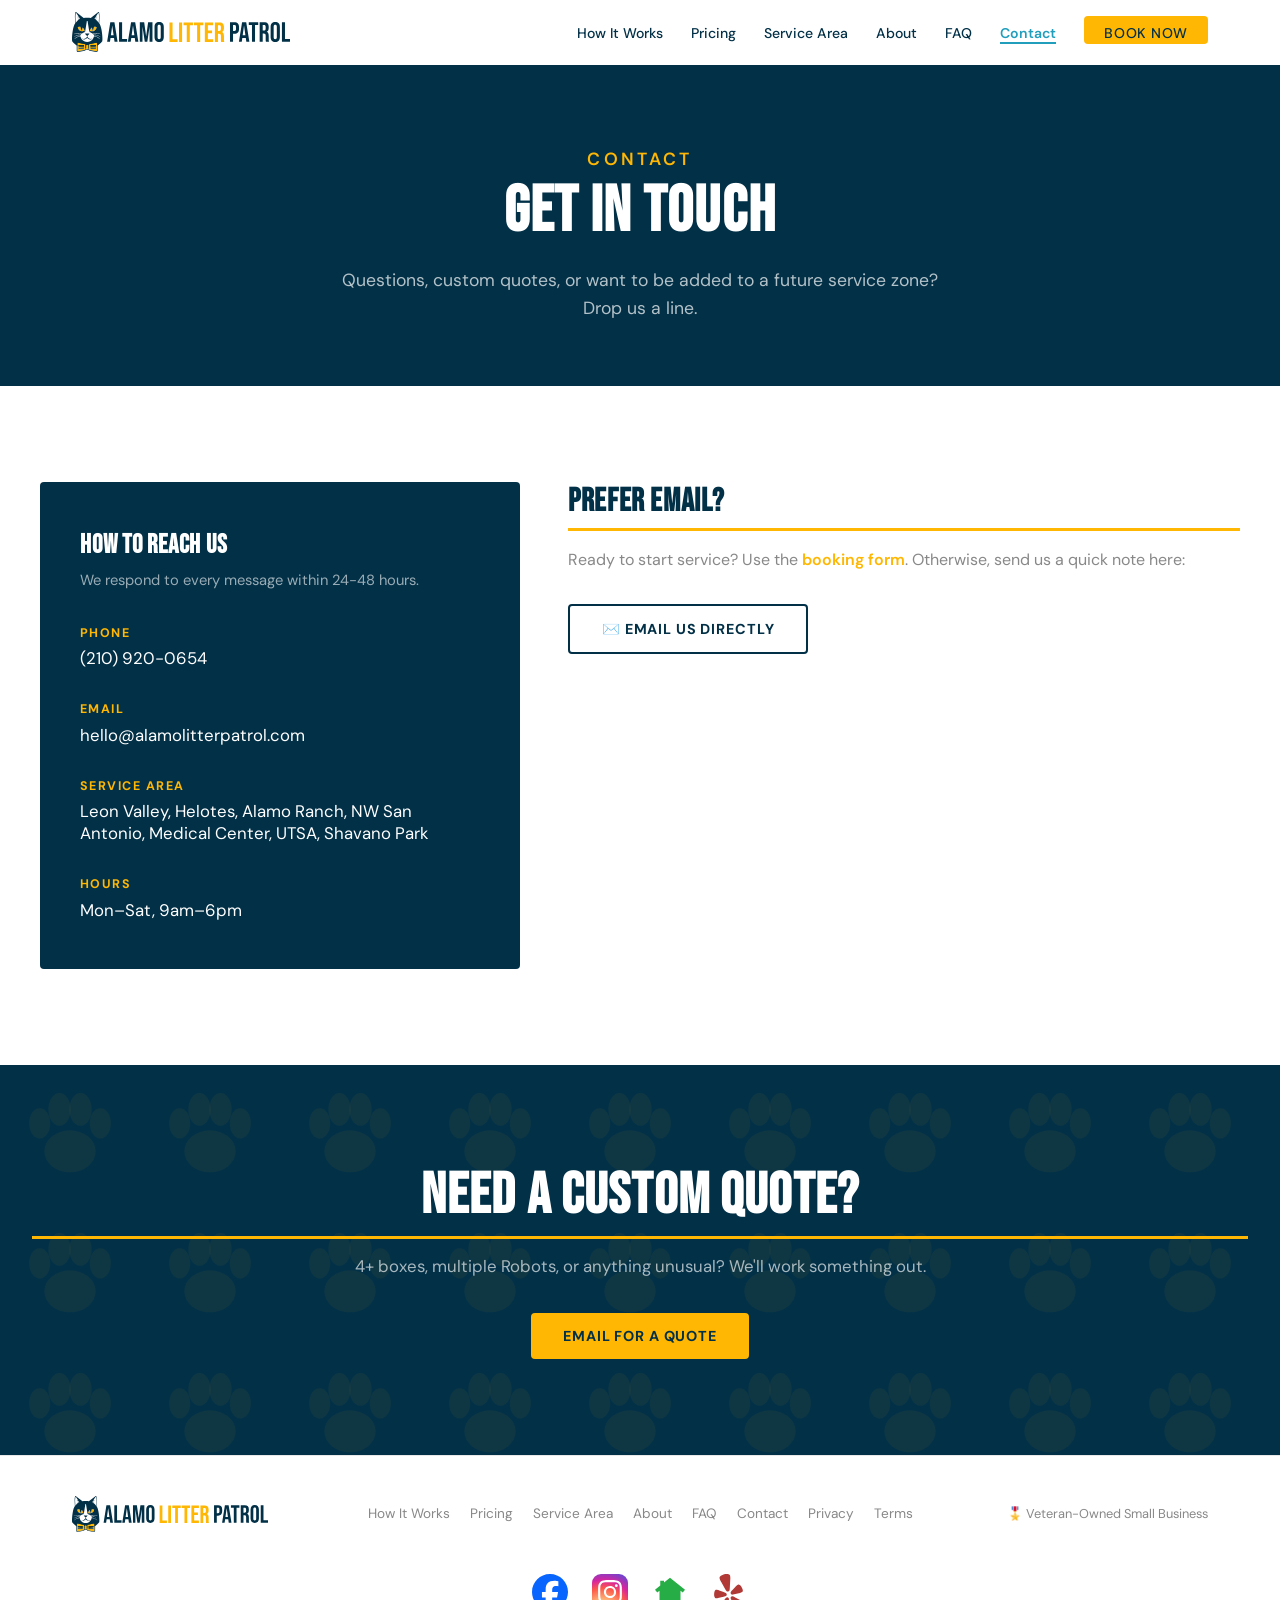
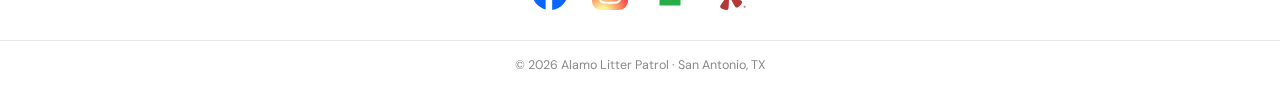
<file: contact.html>
<!DOCTYPE html>
<html lang="en">
<head>
  <meta charset="UTF-8" />
  <meta name="viewport" content="width=device-width, initial-scale=1.0" />
  <title>Contact · Alamo Litter Patrol</title>
  <meta name="description" content="Get in touch with Alamo Litter Patrol. Email us at hello@alamolitterpatrol.com." />
  <link rel="canonical" href="https://alamolitterpatrol.com/contact.html" />
  <meta property="og:type" content="website" />
  <meta property="og:url" content="https://alamolitterpatrol.com/contact.html" />
  <meta property="og:title" content="Contact · Alamo Litter Patrol" />
  <meta property="og:description" content="Get in touch with Alamo Litter Patrol. Email us at hello@alamolitterpatrol.com." />
  <meta property="og:image" content="https://alamolitterpatrol.com/assets/og-card.jpg" />
  <meta property="og:image:alt" content="Bug, the Alamo Litter Patrol tuxedo cat mascot" />
  <meta name="twitter:card" content="summary_large_image" />
  <link rel="preconnect" href="https://fonts.googleapis.com" />
  <link rel="preconnect" href="https://fonts.gstatic.com" crossorigin />
  <link rel="stylesheet" href="style.css" />
  <link rel="icon" href="/favicon.ico" sizes="48x48" />
  <link rel="icon" type="image/svg+xml" href="/assets/favicon.svg" />
  <link rel="icon" type="image/png" sizes="32x32" href="/assets/favicon-32x32.png" />
  <link rel="icon" type="image/png" sizes="192x192" href="/assets/favicon-192x192.png" />
  <link rel="apple-touch-icon" sizes="180x180" href="/assets/apple-touch-icon.png" />
  <link rel="manifest" href="/manifest.json" />
  <script type="application/ld+json">
  {
    "@context": "https://schema.org",
    "@type": "LocalBusiness",
    "@id": "https://alamolitterpatrol.com/#business",
    "name": "Alamo Litter Patrol",
    "description": "Weekly cat litter box service in San Antonio, Texas. Box swap, Litter-Robot cleaning, and scooping. Litter included, no contracts, cancel anytime. Veteran-owned.",
    "slogan": "Built by cat people. For cat people.",
    "url": "https://alamolitterpatrol.com/",
    "telephone": "+1-210-920-0654",
    "email": "hello@alamolitterpatrol.com",
    "logo": "https://alamolitterpatrol.com/assets/logo.svg",
    "image": "https://alamolitterpatrol.com/assets/og-card.jpg",
    "priceRange": "$$",
    "currenciesAccepted": "USD",
    "paymentAccepted": "Credit Card",
    "address": {
      "@type": "PostalAddress",
      "addressLocality": "San Antonio",
      "addressRegion": "TX",
      "addressCountry": "US"
    },
    "areaServed": [
      {
        "@type": "City",
        "name": "San Antonio"
      },
      {
        "@type": "PostalCodeArea",
        "postalCode": "78238",
        "addressCountry": "US"
      },
      {
        "@type": "PostalCodeArea",
        "postalCode": "78240",
        "addressCountry": "US"
      },
      {
        "@type": "PostalCodeArea",
        "postalCode": "78250",
        "addressCountry": "US"
      },
      {
        "@type": "PostalCodeArea",
        "postalCode": "78230",
        "addressCountry": "US"
      },
      {
        "@type": "PostalCodeArea",
        "postalCode": "78229",
        "addressCountry": "US"
      },
      {
        "@type": "PostalCodeArea",
        "postalCode": "78249",
        "addressCountry": "US"
      },
      {
        "@type": "PostalCodeArea",
        "postalCode": "78231",
        "addressCountry": "US"
      },
      {
        "@type": "PostalCodeArea",
        "postalCode": "78023",
        "addressCountry": "US"
      },
      {
        "@type": "PostalCodeArea",
        "postalCode": "78253",
        "addressCountry": "US"
      }
    ],
    "openingHoursSpecification": [
      {
        "@type": "OpeningHoursSpecification",
        "dayOfWeek": [
          "Monday",
          "Tuesday",
          "Wednesday",
          "Thursday",
          "Friday",
          "Saturday"
        ],
        "opens": "09:00",
        "closes": "18:00"
      }
    ],
    "sameAs": [
      "https://www.facebook.com/profile.php?id=61592431160074",
      "https://www.instagram.com/alamolitterpatrol/",
      "https://nextdoor.com/page/alamo-litter-patrol-san-antonio-tx",
      "https://www.yelp.com/biz/alamo-litter-patrol-san-antonio",
      "https://share.google/ItOj9SzaMpPks5vuP"
    ],
    "potentialAction": {
      "@type": "ReserveAction",
      "name": "Book a service",
      "target": {
        "@type": "EntryPoint",
        "urlTemplate": "https://alamolitterpatrol.com/book.html",
        "actionPlatform": [
          "http://schema.org/DesktopWebPlatform",
          "http://schema.org/MobileWebPlatform"
        ]
      }
    }
  }
  </script>
</head>
<body>

  <a class="skip-link" href="#main">Skip to content</a>

  <header id="site-nav" role="banner">
    <nav aria-label="Main navigation">
      <a href="/" class="nav-logo"><img src="/assets/logo.svg" alt="Alamo Litter Patrol" width="218" height="40" /></a>
      <button class="hamburger" aria-label="Toggle menu" aria-expanded="false">
        <span></span><span></span><span></span>
      </button>
      <ul class="nav-links" id="nav-links">
        <li><a href="/how-it-works.html">How It Works</a></li>
        <li><a href="/pricing.html">Pricing</a></li>
        <li><a href="/service-area.html">Service Area</a></li>
        <li><a href="/about.html">About</a></li>
        <li><a href="/faq.html">FAQ</a></li>
        <li><a href="/contact.html">Contact</a></li>
        <li><a href="/book.html" class="nav-cta">Book Now</a></li>
      </ul>
    </nav>
  </header>

  <main id="main">

    <section class="page-header">
      <p class="eyebrow">CONTACT</p>
      <h1>GET IN TOUCH</h1>
      <p>Questions, custom quotes, or want to be added to a future service zone? Drop us a line.</p>
    </section>

    <section class="section-block">
      <div class="contact-grid">

        <div class="contact-info">
          <h3>HOW TO REACH US</h3>
          <p style="color:rgba(255,255,255,0.6);font-size:0.92rem;line-height:1.6;">We respond to every message within 24-48 hours.</p>

          <div class="contact-block">
            <strong>Phone</strong>
            <a href="tel:+12109200654">(210) 920-0654</a>
          </div>

          <div class="contact-block">
            <strong>Email</strong>
            <a href="mailto:hello@alamolitterpatrol.com">hello@alamolitterpatrol.com</a>
          </div>

          <div class="contact-block">
            <strong>Service Area</strong>
            <span>Leon Valley, Helotes, Alamo Ranch, NW San Antonio, Medical Center, UTSA, Shavano Park</span>
          </div>

          <div class="contact-block">
            <strong>Hours</strong>
            <span>Mon–Sat, 9am–6pm</span>
          </div>
        </div>

        <div>
          <h2 style="font-family:var(--font-display);font-size:2rem;letter-spacing:0.02em;margin-bottom:1rem;">Prefer Email?</h2>
          <p style="color:var(--gray-mid);font-size:1rem;line-height:1.6;margin-bottom:2rem;">Ready to start service? Use the <a href="/book.html" style="color:var(--orange);font-weight:600;">booking form</a>. Otherwise, send us a quick note here:</p>

          <a href="mailto:hello@alamolitterpatrol.com?subject=Question%20about%20Alamo%20Litter%20Patrol" class="btn btn-ghost" style="margin-bottom:1rem;display:inline-block;">✉️ EMAIL US DIRECTLY</a>
        </div>

      </div>
    </section>

    <section class="cta-band">
      <h2>NEED A CUSTOM QUOTE?</h2>
      <p>4+ boxes, multiple Robots, or anything unusual? We'll work something out.</p>
      <a href="mailto:hello@alamolitterpatrol.com?subject=Custom%20Quote%20Request" class="btn btn-orange">EMAIL FOR A QUOTE</a>
    </section>

  </main>

  <div class="mobile-cta-bar">
    <a href="/book.html" class="btn btn-orange">📦 BOOK NOW</a>
    <a href="mailto:hello@alamolitterpatrol.com" class="btn btn-outline" style="border-color:var(--white);color:var(--white);">✉️ CONTACT</a>
  </div>

  <footer>
    <div class="footer-top">
      <div class="footer-brand">
        <img src="/assets/logo.svg" alt="Alamo Litter Patrol" width="196" height="36" class="footer-logo-img" loading="lazy" />
      </div>
      <nav class="footer-nav">
        <a href="/how-it-works.html">How It Works</a>
        <a href="/pricing.html">Pricing</a>
        <a href="/service-area.html">Service Area</a>
        <a href="/about.html">About</a>
        <a href="/faq.html">FAQ</a>
        <a href="/contact.html">Contact</a>
        <a href="/privacy.html">Privacy</a>
        <a href="/terms.html">Terms</a>
      </nav>
      <div class="footer-badge">🎖️ Veteran-Owned Small Business</div>
    </div>
    <nav class="footer-social" aria-label="Social profiles">
      <a href="https://www.facebook.com/profile.php?id=61592431160074" target="_blank" rel="noopener" aria-label="Alamo Litter Patrol on Facebook" title="Facebook"><svg viewBox="0 0 24 24" aria-hidden="true"><circle cx="12" cy="12" r="11.5" fill="#FFFFFF"/><path fill="#0866FF" d="M9.101 23.691v-7.98H6.627v-3.667h2.474v-1.58c0-4.085 1.848-5.978 5.858-5.978.401 0 .955.042 1.468.103a8.68 8.68 0 0 1 1.141.195v3.325a8.623 8.623 0 0 0-.653-.036 26.805 26.805 0 0 0-.733-.009c-.707 0-1.259.096-1.675.309a1.686 1.686 0 0 0-.679.622c-.258.42-.374.995-.374 1.752v1.297h3.919l-.386 2.103-.287 1.564h-3.246v8.245C19.396 23.238 24 18.179 24 12.044c0-6.627-5.373-12-12-12s-12 5.373-12 12c0 5.628 3.874 10.35 9.101 11.647Z"/></svg></a>
      <a href="https://www.instagram.com/alamolitterpatrol/" target="_blank" rel="noopener" aria-label="Alamo Litter Patrol on Instagram" title="Instagram"><svg viewBox="0 0 24 24" aria-hidden="true"><defs><radialGradient id="ig-grad" cx="30%" cy="107%" r="150%"><stop offset="0" stop-color="#FDF497"/><stop offset=".09" stop-color="#FDF497"/><stop offset=".45" stop-color="#FD5949"/><stop offset=".6" stop-color="#D6249F"/><stop offset=".9" stop-color="#285AEB"/></radialGradient></defs><rect width="24" height="24" rx="6" fill="url(#ig-grad)"/><path fill="#FFFFFF" transform="translate(12 12) scale(.66) translate(-12 -12)" d="M7.0301.084c-1.2768.0602-2.1487.264-2.911.5634-.7888.3075-1.4575.72-2.1228 1.3877-.6652.6677-1.075 1.3368-1.3802 2.127-.2954.7638-.4956 1.6365-.552 2.914-.0564 1.2775-.0689 1.6882-.0626 4.947.0062 3.2586.0206 3.6671.0825 4.9473.061 1.2765.264 2.1482.5635 2.9107.308.7889.72 1.4573 1.388 2.1228.6679.6655 1.3365 1.0743 2.1285 1.38.7632.295 1.6361.4961 2.9134.552 1.2773.056 1.6884.069 4.9462.0627 3.2578-.0062 3.668-.0207 4.9478-.0814 1.28-.0607 2.147-.2652 2.9098-.5633.7889-.3086 1.4578-.72 2.1228-1.3881.665-.6682 1.0745-1.3378 1.3795-2.1284.2957-.7632.4966-1.636.552-2.9124.056-1.2809.0692-1.6898.063-4.948-.0063-3.2583-.021-3.6668-.0817-4.9465-.0607-1.2797-.264-2.1487-.5633-2.9117-.3084-.7889-.72-1.4568-1.3876-2.1228C21.2982 1.33 20.628.9208 19.8378.6165 19.074.321 18.2017.1197 16.9244.0645 15.6471.0093 15.236-.005 11.977.0014 8.718.0076 8.31.0215 7.0301.0839m.1402 21.6932c-1.17-.0509-1.8053-.2453-2.2287-.408-.5606-.216-.96-.4771-1.3819-.895-.422-.4178-.6811-.8186-.9-1.378-.1644-.4234-.3624-1.058-.4171-2.228-.0595-1.2645-.072-1.6442-.079-4.848-.007-3.2037.0053-3.583.0607-4.848.05-1.169.2456-1.805.408-2.2282.216-.5613.4762-.96.895-1.3816.4188-.4217.8184-.6814 1.3783-.9003.423-.1651 1.0575-.3614 2.227-.4171 1.2655-.06 1.6447-.072 4.848-.079 3.2033-.007 3.5835.005 4.8495.0608 1.169.0508 1.8053.2445 2.228.408.5608.216.96.4754 1.3816.895.4217.4194.6816.8176.9005 1.3787.1653.4217.3617 1.056.4169 2.2263.0602 1.2655.0739 1.645.0796 4.848.0058 3.203-.0055 3.5834-.061 4.848-.051 1.17-.245 1.8055-.408 2.2294-.216.5604-.4763.96-.8954 1.3814-.419.4215-.8181.6811-1.3783.9-.4224.1649-1.0577.3617-2.2262.4174-1.2656.0595-1.6448.072-4.8493.079-3.2045.007-3.5825-.006-4.848-.0608M16.953 5.5864A1.44 1.44 0 1 0 18.39 4.144a1.44 1.44 0 0 0-1.437 1.4424M5.8385 12.012c.0067 3.4032 2.7706 6.1557 6.173 6.1493 3.4026-.0065 6.157-2.7701 6.1506-6.1733-.0065-3.4032-2.771-6.1565-6.174-6.1498-3.403.0067-6.156 2.771-6.1496 6.1738M8 12.0077a4 4 0 1 1 4.008 3.9921A3.9996 3.9996 0 0 1 8 12.0077"/></svg></a>
      <a href="https://nextdoor.com/page/alamo-litter-patrol-san-antonio-tx" target="_blank" rel="noopener" aria-label="Alamo Litter Patrol on Nextdoor" title="Nextdoor"><svg viewBox="0 0 24 24" aria-hidden="true"><path fill="#27AD45" d="M12 2.5 22 10.5l-1.5 1.8-1.5-1.2V21H5v-9.9l-1.5 1.2L2 10.5l3.5-2.8V4.5H8v1.2z"/></svg></a>
      <a href="https://www.yelp.com/biz/alamo-litter-patrol-san-antonio" target="_blank" rel="noopener" aria-label="Alamo Litter Patrol on Yelp" title="Yelp"><svg viewBox="0 0 24 24" aria-hidden="true"><path fill="#B13A37" d="m7.6885 15.1415-3.6715.8483c-.3769.0871-.755.183-1.1452.155-.2611-.0188-.5122-.0414-.7606-.213a1.179 1.179 0 0 1-.331-.3594c-.3486-.5519-.3656-1.3661-.3697-2.0004a6.2874 6.2874 0 0 1 .3314-2.0642 1.857 1.857 0 0 1 .1073-.2474 2.3426 2.3426 0 0 1 .1255-.2165 2.4572 2.4572 0 0 1 .1563-.1975 1.1736 1.1736 0 0 1 .399-.2831 1.082 1.082 0 0 1 .4592-.0837c.2355.0016.5139.052.91.1734.0555.0191.1237.0382.1856.0572.3277.1013.7048.2404 1.1499.3987.6863.2404 1.3663.487 2.0463.7397l1.2117.4423c.2217.0807.4363.18.6412.297.174.0984.3273.2298.4512.387a1.217 1.217 0 0 1 .192.4309 1.2205 1.2205 0 0 1-.872 1.4522c-.0468.0151-.0852.0239-.1085.0293l-1.105.2553-.0031-.001zM18.8208 7.565a1.8506 1.8506 0 0 0-.2042-.1754 2.4082 2.4082 0 0 0-.2077-.1394 2.3607 2.3607 0 0 0-.2269-.109 1.1705 1.1705 0 0 0-.482-.0796 1.0862 1.0862 0 0 0-.4498.1263c-.2107.1048-.4388.2732-.742.5551-.042.0417-.0947.0886-.142.133-.2502.2351-.5286.5252-.8599.863a114.6363 114.6363 0 0 0-1.5166 1.5629l-.8962.9293a4.1897 4.1897 0 0 0-.4466.5483 1.541 1.541 0 0 0-.2364.5459 1.2199 1.2199 0 0 0 .0107.4518l.0046.02a1.218 1.218 0 0 0 1.4184.923 1.162 1.162 0 0 0 .1105-.0213l4.7781-1.104c.3766-.087.7587-.1667 1.097-.3631.2269-.1316.4428-.262.5909-.5252a1.1793 1.1793 0 0 0 .1405-.4683c.0733-.6512-.2668-1.3908-.5403-1.963a6.2792 6.2792 0 0 0-1.2001-1.7103zM8.9703.0754a8.6724 8.6724 0 0 0-.83.1564c-.2754.066-.548.1383-.8146.2236-.868.2844-2.0884.8063-2.295 1.8065-.1165.5655.1595 1.1439.3737 1.66.2595.6254.614 1.1889.9373 1.7777.8543 1.5545 1.7245 3.0993 2.5922 4.6457.259.4617.5416 1.0464 1.043 1.2856a1.058 1.058 0 0 0 .1013.0383c.2248.0851.4699.1016.7041.0471a4.3015 4.3015 0 0 0 .0418-.0097 1.2136 1.2136 0 0 0 .5658-.3397 1.1033 1.1033 0 0 0 .079-.0822c.3463-.435.3454-1.0833.3764-1.6134.1042-1.771.2139-3.5423.3009-5.3142.0332-.6712.1055-1.3333.0655-2.0096-.0328-.5579-.0368-1.1984-.3891-1.6563-.6218-.8073-1.9476-.741-2.8523-.6158zm2.084 15.9505a1.1053 1.1053 0 0 0-1.2306-.4145 1.1398 1.1398 0 0 0-.1526.0633 1.4806 1.4806 0 0 0-.2171.1354c-.1992.1475-.3668.3392-.5196.5315-.0386.049-.074.1143-.12.1562l-.7686 1.0573a113.9168 113.9168 0 0 0-1.2913 1.789c-.278.3895-.5184.7184-.7083 1.0094-.036.0547-.0734.116-.1075.1647-.2277.3522-.3566.6092-.4228.8381a1.0945 1.0945 0 0 0-.046.4721c.0211.1655.0768.3246.1635.467.046.0715.0957.1406.1487.207a2.334 2.334 0 0 0 .1754.1825 1.843 1.843 0 0 0 .2108.1732c.5304.369 1.1112.6342 1.722.8391a6.0958 6.0958 0 0 0 1.5716.3004c.091.0046.1821.0025.2728-.006a2.3878 2.3878 0 0 0 .2506-.0351 2.3862 2.3862 0 0 0 .2447-.071 1.1927 1.1927 0 0 0 .4175-.2658c.1127-.113.1994-.249.2541-.3989.0889-.2214.1473-.5026.1857-.92.0034-.0593.0118-.1305.0177-.1958.0304-.3463.0443-.7531.0666-1.2315.0375-.7357.067-1.4681.0903-2.2026 0 0 .0495-1.3053.0494-1.306.0113-.3008.002-.6342-.0814-.9336a1.396 1.396 0 0 0-.1756-.4054zm8.6754 2.0439c-.1605-.176-.3878-.3514-.7462-.5682-.0518-.0288-.1124-.0674-.1684-.1009-.2985-.1795-.658-.3684-1.078-.5965a120.7615 120.7615 0 0 0-1.9427-1.042l-1.1515-.6107c-.0597-.0175-.1203-.0607-.1766-.0878-.2212-.1058-.4558-.2045-.6992-.2498a1.4915 1.4915 0 0 0-.2545-.0265 1.1527 1.1527 0 0 0-.1648.01 1.1077 1.1077 0 0 0-.9227.9133 1.4186 1.4186 0 0 0 .0159.439c.0563.3065.1932.6096.3346.875l.615 1.1526c.3422.65.6884 1.2963 1.0435 1.9406.229.4202.4196.7799.5982 1.078.0338.056.0721.1163.1011.1682.2173.3584.392.584.569.7458.1146.1107.252.195.4026.247.1583.0525.326.071.4919.0546a2.368 2.368 0 0 0 .251-.0435c.0817-.022.1622-.048.241-.0784a1.863 1.863 0 0 0 .2475-.1143 6.1018 6.1018 0 0 0 1.2818-.9597c.4596-.4522.8659-.9454 1.182-1.51.044-.08.0819-.163.1138-.2483a2.49 2.49 0 0 0 .0773-.2411c.0186-.083.033-.1669.0429-.2513a1.188 1.188 0 0 0-.0565-.491 1.0933 1.0933 0 0 0-.248-.4041zm2.86 3.742a.8523.8523 0 0 1-.111.4236c-.074.132-.178.2377-.3115.3172a.8428.8428 0 0 1-.4385.119.847.847 0 0 1-.4373-.1179.8526.8526 0 0 1-.3125-.3171.8548.8548 0 0 1-.111-.4248c0-.1526.038-.2958.1143-.4294a.8405.8405 0 0 1 .315-.3159.849.849 0 0 1 .4315-.1156.8514.8514 0 0 1 .4294.1144.84.84 0 0 1 .316.3148.8494.8494 0 0 1 .1156.4317zm-.1202 0c0-.1328-.0332-.256-.0996-.3698s-.1564-.2038-.2702-.2702a.7125.7125 0 0 0-.371-.1007.7204.7204 0 0 0-.3698.0996.7487.7487 0 0 0-.2713.2702.7181.7181 0 0 0-.0996.3709c0 .132.0332.2557.0996.371a.7355.7355 0 0 0 .2713.2713.7354.7354 0 0 0 .3698.0985.7205.7205 0 0 0 .3698-.0996.7423.7423 0 0 0 .2702-.2691.7186.7186 0 0 0 .1008-.3721zm-.577.0584.2724.4522h-.1922l-.237-.4052h-.1546v.4052h-.1695v-1.02h.2988c.1268 0 .2195.0247.2783.0744.0595.0496.0892.1252.0892.2267a.2785.2785 0 0 1-.0492.1625c-.032.0466-.0775.0813-.1362.1042zm-.0412-.1408a.1532.1532 0 0 0 .056-.1214c0-.0573-.0164-.0981-.0491-.1225-.0329-.0251-.0847-.0377-.1557-.0377h-.1214v.3285h.1237c.061 0 .1098-.0157.1465-.047z"/></svg></a>
    </nav>
    <div class="footer-bottom">&copy; 2026 Alamo Litter Patrol &middot; San Antonio, TX</div>
  </footer>

  <script src="script.js"></script>
</body>
</html>
</file>
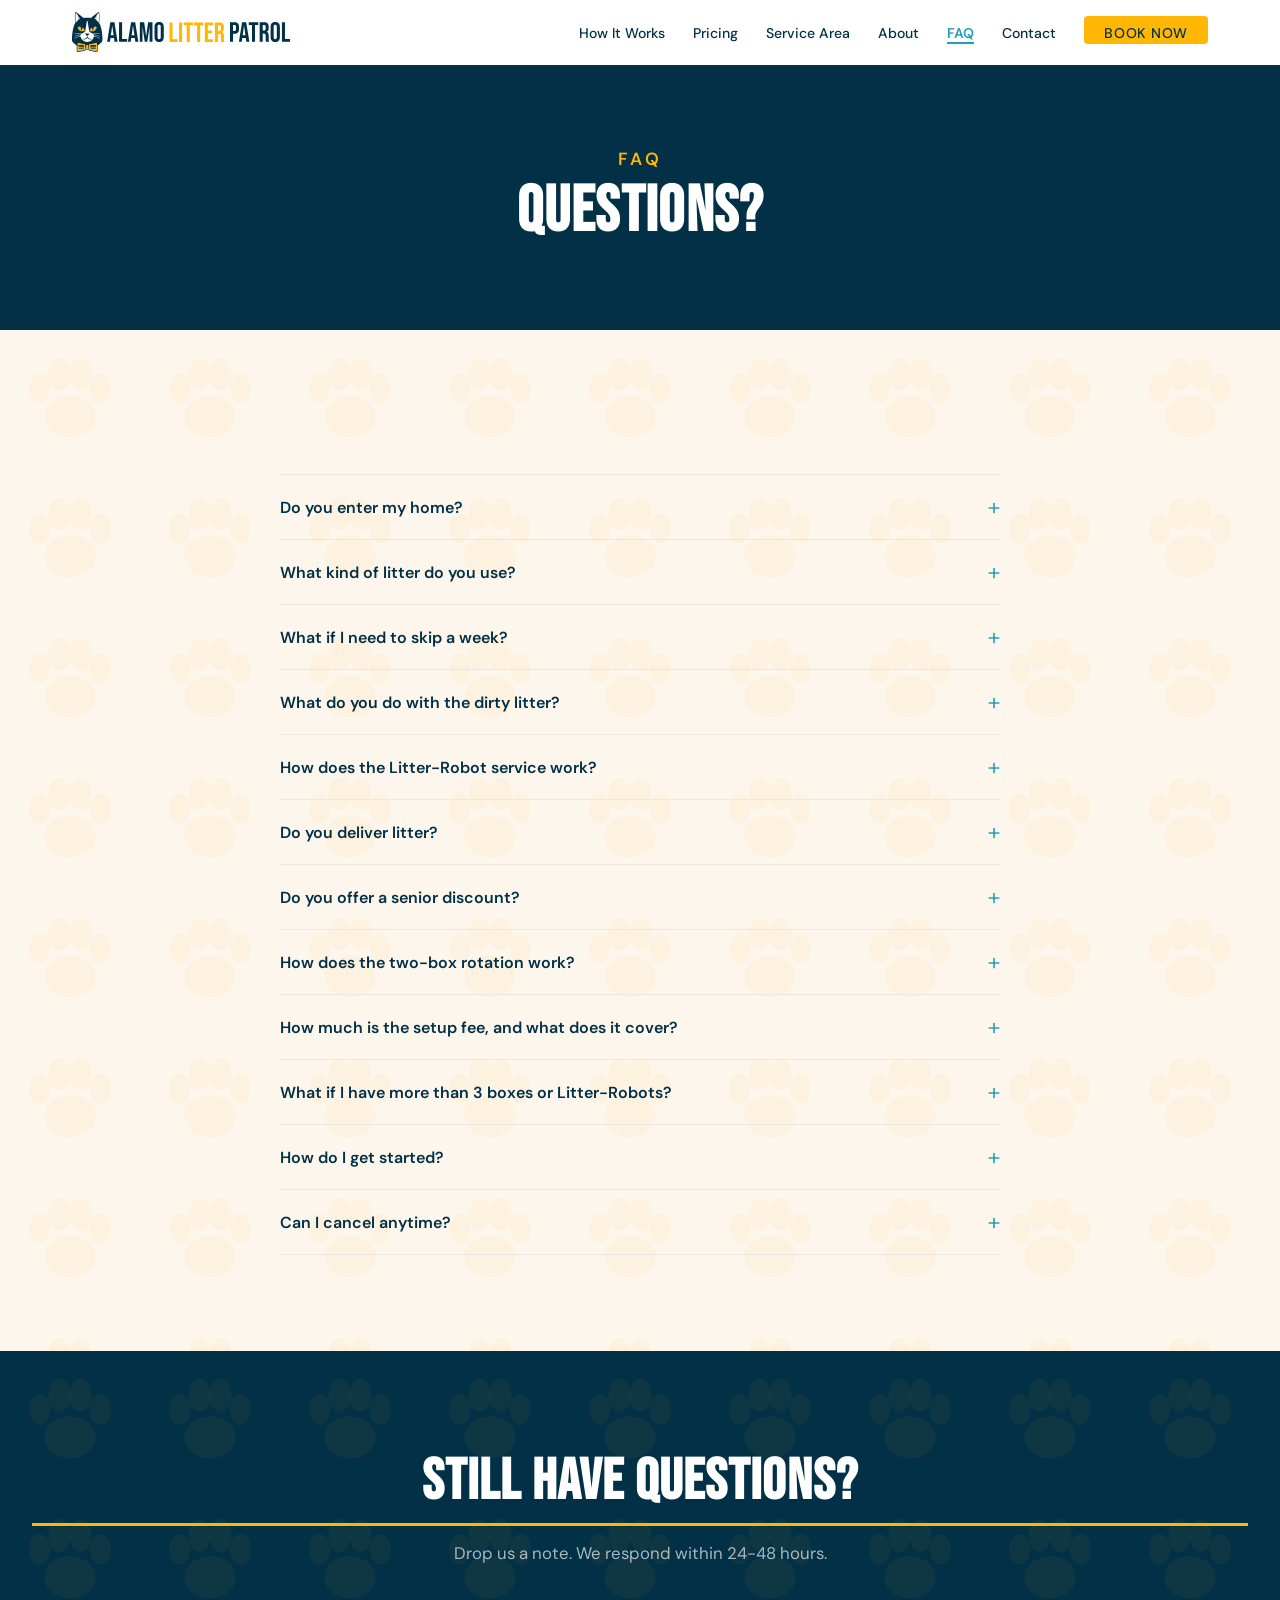
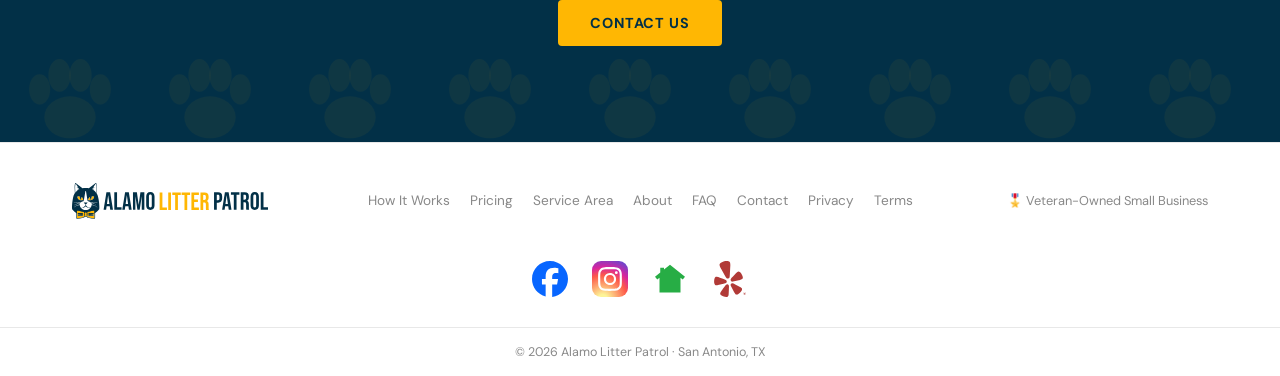
<file: faq.html>
<!DOCTYPE html>
<html lang="en">
<head>
  <meta charset="UTF-8" />
  <meta name="viewport" content="width=device-width, initial-scale=1.0" />
  <title>FAQ · Alamo Litter Patrol</title>
  <meta name="description" content="Frequently asked questions about our cat litter service in San Antonio. Pricing, scheduling, home entry, Litter-Robot, and more." />
  <link rel="canonical" href="https://alamolitterpatrol.com/faq.html" />
  <meta property="og:type" content="website" />
  <meta property="og:url" content="https://alamolitterpatrol.com/faq.html" />
  <meta property="og:title" content="FAQ · Alamo Litter Patrol" />
  <meta property="og:description" content="Frequently asked questions about our cat litter service in San Antonio. Pricing, scheduling, home entry, Litter-Robot, and more." />
  <meta property="og:image" content="https://alamolitterpatrol.com/assets/og-card.jpg" />
  <meta property="og:image:alt" content="Bug, the Alamo Litter Patrol tuxedo cat mascot" />
  <meta name="twitter:card" content="summary_large_image" />
  <link rel="preconnect" href="https://fonts.googleapis.com" />
  <link rel="preconnect" href="https://fonts.gstatic.com" crossorigin />
  <link rel="stylesheet" href="style.css" />
  <link rel="icon" href="/favicon.ico" sizes="48x48" />
  <link rel="icon" type="image/svg+xml" href="/assets/favicon.svg" />
  <link rel="icon" type="image/png" sizes="32x32" href="/assets/favicon-32x32.png" />
  <link rel="icon" type="image/png" sizes="192x192" href="/assets/favicon-192x192.png" />
  <link rel="apple-touch-icon" sizes="180x180" href="/assets/apple-touch-icon.png" />
  <link rel="manifest" href="/manifest.json" />
  <script type="application/ld+json">
  {
    "@context": "https://schema.org",
    "@type": "LocalBusiness",
    "@id": "https://alamolitterpatrol.com/#business",
    "name": "Alamo Litter Patrol",
    "description": "Weekly cat litter box service in San Antonio, Texas. Box swap, Litter-Robot cleaning, and scooping. Litter included, no contracts, cancel anytime. Veteran-owned.",
    "slogan": "Built by cat people. For cat people.",
    "url": "https://alamolitterpatrol.com/",
    "telephone": "+1-210-920-0654",
    "email": "hello@alamolitterpatrol.com",
    "logo": "https://alamolitterpatrol.com/assets/logo.svg",
    "image": "https://alamolitterpatrol.com/assets/og-card.jpg",
    "priceRange": "$$",
    "currenciesAccepted": "USD",
    "paymentAccepted": "Credit Card",
    "address": {
      "@type": "PostalAddress",
      "addressLocality": "San Antonio",
      "addressRegion": "TX",
      "addressCountry": "US"
    },
    "areaServed": [
      {
        "@type": "City",
        "name": "San Antonio"
      },
      {
        "@type": "PostalCodeArea",
        "postalCode": "78238",
        "addressCountry": "US"
      },
      {
        "@type": "PostalCodeArea",
        "postalCode": "78240",
        "addressCountry": "US"
      },
      {
        "@type": "PostalCodeArea",
        "postalCode": "78250",
        "addressCountry": "US"
      },
      {
        "@type": "PostalCodeArea",
        "postalCode": "78230",
        "addressCountry": "US"
      },
      {
        "@type": "PostalCodeArea",
        "postalCode": "78229",
        "addressCountry": "US"
      },
      {
        "@type": "PostalCodeArea",
        "postalCode": "78249",
        "addressCountry": "US"
      },
      {
        "@type": "PostalCodeArea",
        "postalCode": "78231",
        "addressCountry": "US"
      },
      {
        "@type": "PostalCodeArea",
        "postalCode": "78023",
        "addressCountry": "US"
      },
      {
        "@type": "PostalCodeArea",
        "postalCode": "78253",
        "addressCountry": "US"
      }
    ],
    "openingHoursSpecification": [
      {
        "@type": "OpeningHoursSpecification",
        "dayOfWeek": [
          "Monday",
          "Tuesday",
          "Wednesday",
          "Thursday",
          "Friday",
          "Saturday"
        ],
        "opens": "09:00",
        "closes": "18:00"
      }
    ],
    "sameAs": [
      "https://www.facebook.com/profile.php?id=61592431160074",
      "https://www.instagram.com/alamolitterpatrol/",
      "https://nextdoor.com/page/alamo-litter-patrol-san-antonio-tx",
      "https://www.yelp.com/biz/alamo-litter-patrol-san-antonio",
      "https://share.google/ItOj9SzaMpPks5vuP"
    ],
    "potentialAction": {
      "@type": "ReserveAction",
      "name": "Book a service",
      "target": {
        "@type": "EntryPoint",
        "urlTemplate": "https://alamolitterpatrol.com/book.html",
        "actionPlatform": [
          "http://schema.org/DesktopWebPlatform",
          "http://schema.org/MobileWebPlatform"
        ]
      }
    }
  }
  </script>
  <script type="application/ld+json">
  {
    "@context": "https://schema.org",
    "@type": "FAQPage",
    "mainEntity": [
      {
        "@type": "Question",
        "name": "Do you enter my home?",
        "acceptedAnswer": {
          "@type": "Answer",
          "text": "Home entry is our standard service: we come inside, swap your box, and leave. If your cat has porch access and you'd prefer no-contact, porch service is available at $5 off any visit. Scooping services always require home entry."
        }
      },
      {
        "@type": "Question",
        "name": "What kind of litter do you use?",
        "acceptedAnswer": {
          "@type": "Answer",
          "text": "Premium clumping clay litter, unscented. If your cat has a preference (pine, paper, crystal, scented), note it when you sign up and we'll match it for a small fee."
        }
      },
      {
        "@type": "Question",
        "name": "What if I need to skip a week?",
        "acceptedAnswer": {
          "@type": "Answer",
          "text": "No problem. You'll get a reminder text the day before. Just reply SKIP and we'll see you next week. No charge."
        }
      },
      {
        "@type": "Question",
        "name": "What do you do with the dirty litter?",
        "acceptedAnswer": {
          "@type": "Answer",
          "text": "We bag and dispose of it properly at our facility. You never touch it."
        }
      },
      {
        "@type": "Question",
        "name": "How does the Litter-Robot service work?",
        "acceptedAnswer": {
          "@type": "Answer",
          "text": "We pick up your Litter-Robot, deep-clean it at our facility, and return it within 3 business days. While yours is away, we leave a standard loaner box so your cat is never without. Home entry is required for pickup and return. Porch service is available at $5 off if your robot is accessible outside."
        }
      },
      {
        "@type": "Question",
        "name": "Do you deliver litter?",
        "acceptedAnswer": {
          "@type": "Answer",
          "text": "Yes, as an add-on to any active service. We can deliver our premium clumping clay on your service day, or source your preferred brand for a small sourcing and delivery fee. Not available as a standalone service. Ask us when you book."
        }
      },
      {
        "@type": "Question",
        "name": "Do you offer a senior discount?",
        "acceptedAnswer": {
          "@type": "Answer",
          "text": "Yes. Customers 65 and older get 10% off their entire monthly bill. Just check the box when you sign up and we'll verify on the first visit. No paperwork required."
        }
      },
      {
        "@type": "Question",
        "name": "How does the two-box rotation work?",
        "acceptedAnswer": {
          "@type": "Answer",
          "text": "For box swap service, we use a rotating pair of boxes. While Box A is at your home, Box B is at our facility being sanitized. Next week we bring Box B clean and take Box A back. A one-time setup fee covers the spare box set that makes the rotation work (see below). Using your own boxes? No setup fee on those."
        }
      },
      {
        "@type": "Question",
        "name": "How much is the setup fee, and what does it cover?",
        "acceptedAnswer": {
          "@type": "Answer",
          "text": "It's a one-time fee that covers the loaner box we leave with you any time a box is out of your home for cleaning, so there's always a clean one ready. It applies to box swap and Litter-Robot service (any time we leave a loaner). It's $40 per box we supply, one-time, so 1 is $40, 2 is $80, and 3 is $120. Need a replacement box? Add one of ours for $40. Have 4 or more? Contact us and we'll put together a custom quote. Using your own boxes? There's no setup fee on any box you supply. Tell us how many when you book."
        }
      },
      {
        "@type": "Question",
        "name": "What if I have more than 3 boxes or Litter-Robots?",
        "acceptedAnswer": {
          "@type": "Answer",
          "text": "Our pricing covers 1 to 3. Contact us and we'll put together a custom quote."
        }
      },
      {
        "@type": "Question",
        "name": "How do I get started?",
        "acceptedAnswer": {
          "@type": "Answer",
          "text": "Fill out our short intake form: box count, service type, address, gate code if needed. We'll confirm your first service day within 24-48 hours."
        }
      },
      {
        "@type": "Question",
        "name": "Can I cancel anytime?",
        "acceptedAnswer": {
          "@type": "Answer",
          "text": "Yes. No contracts, no cancellation fees. Email us and we'll stop billing after your current week's service."
        }
      }
    ]
  }
  </script>
</head>
<body>

  <a class="skip-link" href="#main">Skip to content</a>

  <header id="site-nav" role="banner">
    <nav aria-label="Main navigation">
      <a href="/" class="nav-logo"><img src="/assets/logo.svg" alt="Alamo Litter Patrol" width="218" height="40" /></a>
      <button class="hamburger" aria-label="Toggle menu" aria-expanded="false">
        <span></span><span></span><span></span>
      </button>
      <ul class="nav-links" id="nav-links">
        <li><a href="/how-it-works.html">How It Works</a></li>
        <li><a href="/pricing.html">Pricing</a></li>
        <li><a href="/service-area.html">Service Area</a></li>
        <li><a href="/about.html">About</a></li>
        <li><a href="/faq.html">FAQ</a></li>
        <li><a href="/contact.html">Contact</a></li>
        <li><a href="/book.html" class="nav-cta">Book Now</a></li>
      </ul>
    </nav>
  </header>

  <main id="main">

    <section class="page-header">
      <p class="eyebrow">FAQ</p>
      <h1>QUESTIONS?</h1>
    </section>

    <section class="faq">
      <div class="faq-list">

        <div class="faq-item">
          <button class="faq-question" aria-expanded="false">Do you enter my home?<span class="faq-icon" aria-hidden="true">+</span></button>
          <div class="faq-answer" role="region">
            <p>Home entry is our standard service: we come inside, swap your box, and leave. If your cat has porch access and you'd prefer no-contact, porch service is available at $5 off any visit. Scooping services always require home entry.</p>
          </div>
        </div>

        <div class="faq-item">
          <button class="faq-question" aria-expanded="false">What kind of litter do you use?<span class="faq-icon" aria-hidden="true">+</span></button>
          <div class="faq-answer" role="region">
            <p>Premium clumping clay litter, unscented. If your cat has a preference (pine, paper, crystal, scented), note it when you sign up and we'll match it for a small fee.</p>
          </div>
        </div>

        <div class="faq-item">
          <button class="faq-question" aria-expanded="false">What if I need to skip a week?<span class="faq-icon" aria-hidden="true">+</span></button>
          <div class="faq-answer" role="region">
            <p>No problem. You'll get a reminder text the day before. Just reply SKIP and we'll see you next week. No charge.</p>
          </div>
        </div>

        <div class="faq-item">
          <button class="faq-question" aria-expanded="false">What do you do with the dirty litter?<span class="faq-icon" aria-hidden="true">+</span></button>
          <div class="faq-answer" role="region">
            <p>We bag and dispose of it properly at our facility. You never touch it.</p>
          </div>
        </div>

        <div class="faq-item">
          <button class="faq-question" aria-expanded="false">How does the Litter-Robot service work?<span class="faq-icon" aria-hidden="true">+</span></button>
          <div class="faq-answer" role="region">
            <p>We pick up your Litter-Robot, deep-clean it at our facility, and return it within 3 business days. While yours is away, we leave a standard loaner box so your cat is never without. Home entry is required for pickup and return. Porch service is available at $5 off if your robot is accessible outside.</p>
          </div>
        </div>

        <div class="faq-item">
          <button class="faq-question" aria-expanded="false">Do you deliver litter?<span class="faq-icon" aria-hidden="true">+</span></button>
          <div class="faq-answer" role="region">
            <p>Yes, as an add-on to any active service. We can deliver our premium clumping clay on your service day, or source your preferred brand for a small sourcing and delivery fee. Not available as a standalone service. Ask us when you book.</p>
          </div>
        </div>

        <div class="faq-item">
          <button class="faq-question" aria-expanded="false">Do you offer a senior discount?<span class="faq-icon" aria-hidden="true">+</span></button>
          <div class="faq-answer" role="region">
            <p>Yes. Customers 65 and older get 10% off their entire monthly bill. Just check the box when you sign up and we'll verify on the first visit. No paperwork required.</p>
          </div>
        </div>

        <div class="faq-item">
          <button class="faq-question" aria-expanded="false">How does the two-box rotation work?<span class="faq-icon" aria-hidden="true">+</span></button>
          <div class="faq-answer" role="region">
            <p>For box swap service, we use a rotating pair of boxes. While Box A is at your home, Box B is at our facility being sanitized. Next week we bring Box B clean and take Box A back. A one-time setup fee covers the spare box set that makes the rotation work (see below). Using your own boxes? No setup fee on those.</p>
          </div>
        </div>

        <div class="faq-item">
          <button class="faq-question" aria-expanded="false">How much is the setup fee, and what does it cover?<span class="faq-icon" aria-hidden="true">+</span></button>
          <div class="faq-answer" role="region">
            <p>It's a one-time fee that covers the loaner box we leave with you any time a box is out of your home for cleaning, so there's always a clean one ready. It applies to <strong>box swap and Litter-Robot service</strong> (any time we leave a loaner). It's <strong>$40 per box we supply, one-time</strong>, so 1 is $40, 2 is $80, and 3 is $120. Need a replacement box? Add one of ours for $40. Have 4 or more? <a href="/contact.html" style="color:var(--orange);font-weight:600;">Contact us</a> and we'll put together a custom quote. Using your own boxes? There's no setup fee on any box you supply. Tell us how many when you book.</p>
          </div>
        </div>

        <div class="faq-item">
          <button class="faq-question" aria-expanded="false">What if I have more than 3 boxes or Litter-Robots?<span class="faq-icon" aria-hidden="true">+</span></button>
          <div class="faq-answer" role="region">
            <p>Our pricing covers 1 to 3. <a href="/contact.html" style="color:var(--orange);font-weight:600;">Contact us</a> and we'll put together a custom quote.</p>
          </div>
        </div>

        <div class="faq-item">
          <button class="faq-question" aria-expanded="false">How do I get started?<span class="faq-icon" aria-hidden="true">+</span></button>
          <div class="faq-answer" role="region">
            <p>Fill out our short <a href="/book.html" style="color:var(--orange);font-weight:600;">intake form</a>: box count, service type, address, gate code if needed. We'll confirm your first service day within 24-48 hours.</p>
          </div>
        </div>

        <div class="faq-item">
          <button class="faq-question" aria-expanded="false">Can I cancel anytime?<span class="faq-icon" aria-hidden="true">+</span></button>
          <div class="faq-answer" role="region">
            <p>Yes. No contracts, no cancellation fees. Email us and we'll stop billing after your current week's service.</p>
          </div>
        </div>

      </div>
    </section>

    <section class="cta-band">
      <h2>STILL HAVE QUESTIONS?</h2>
      <p>Drop us a note. We respond within 24-48 hours.</p>
      <a href="/contact.html" class="btn btn-orange">CONTACT US</a>
    </section>

  </main>

  <div class="mobile-cta-bar">
    <a href="/book.html" class="btn btn-orange">📦 BOOK NOW</a>
    <a href="mailto:hello@alamolitterpatrol.com" class="btn btn-outline" style="border-color:var(--white);color:var(--white);">✉️ CONTACT</a>
  </div>

  <footer>
    <div class="footer-top">
      <div class="footer-brand">
        <img src="/assets/logo.svg" alt="Alamo Litter Patrol" width="196" height="36" class="footer-logo-img" loading="lazy" />
      </div>
      <nav class="footer-nav">
        <a href="/how-it-works.html">How It Works</a>
        <a href="/pricing.html">Pricing</a>
        <a href="/service-area.html">Service Area</a>
        <a href="/about.html">About</a>
        <a href="/faq.html">FAQ</a>
        <a href="/contact.html">Contact</a>
        <a href="/privacy.html">Privacy</a>
        <a href="/terms.html">Terms</a>
      </nav>
      <div class="footer-badge">🎖️ Veteran-Owned Small Business</div>
    </div>
    <nav class="footer-social" aria-label="Social profiles">
      <a href="https://www.facebook.com/profile.php?id=61592431160074" target="_blank" rel="noopener" aria-label="Alamo Litter Patrol on Facebook" title="Facebook"><svg viewBox="0 0 24 24" aria-hidden="true"><circle cx="12" cy="12" r="11.5" fill="#FFFFFF"/><path fill="#0866FF" d="M9.101 23.691v-7.98H6.627v-3.667h2.474v-1.58c0-4.085 1.848-5.978 5.858-5.978.401 0 .955.042 1.468.103a8.68 8.68 0 0 1 1.141.195v3.325a8.623 8.623 0 0 0-.653-.036 26.805 26.805 0 0 0-.733-.009c-.707 0-1.259.096-1.675.309a1.686 1.686 0 0 0-.679.622c-.258.42-.374.995-.374 1.752v1.297h3.919l-.386 2.103-.287 1.564h-3.246v8.245C19.396 23.238 24 18.179 24 12.044c0-6.627-5.373-12-12-12s-12 5.373-12 12c0 5.628 3.874 10.35 9.101 11.647Z"/></svg></a>
      <a href="https://www.instagram.com/alamolitterpatrol/" target="_blank" rel="noopener" aria-label="Alamo Litter Patrol on Instagram" title="Instagram"><svg viewBox="0 0 24 24" aria-hidden="true"><defs><radialGradient id="ig-grad" cx="30%" cy="107%" r="150%"><stop offset="0" stop-color="#FDF497"/><stop offset=".09" stop-color="#FDF497"/><stop offset=".45" stop-color="#FD5949"/><stop offset=".6" stop-color="#D6249F"/><stop offset=".9" stop-color="#285AEB"/></radialGradient></defs><rect width="24" height="24" rx="6" fill="url(#ig-grad)"/><path fill="#FFFFFF" transform="translate(12 12) scale(.66) translate(-12 -12)" d="M7.0301.084c-1.2768.0602-2.1487.264-2.911.5634-.7888.3075-1.4575.72-2.1228 1.3877-.6652.6677-1.075 1.3368-1.3802 2.127-.2954.7638-.4956 1.6365-.552 2.914-.0564 1.2775-.0689 1.6882-.0626 4.947.0062 3.2586.0206 3.6671.0825 4.9473.061 1.2765.264 2.1482.5635 2.9107.308.7889.72 1.4573 1.388 2.1228.6679.6655 1.3365 1.0743 2.1285 1.38.7632.295 1.6361.4961 2.9134.552 1.2773.056 1.6884.069 4.9462.0627 3.2578-.0062 3.668-.0207 4.9478-.0814 1.28-.0607 2.147-.2652 2.9098-.5633.7889-.3086 1.4578-.72 2.1228-1.3881.665-.6682 1.0745-1.3378 1.3795-2.1284.2957-.7632.4966-1.636.552-2.9124.056-1.2809.0692-1.6898.063-4.948-.0063-3.2583-.021-3.6668-.0817-4.9465-.0607-1.2797-.264-2.1487-.5633-2.9117-.3084-.7889-.72-1.4568-1.3876-2.1228C21.2982 1.33 20.628.9208 19.8378.6165 19.074.321 18.2017.1197 16.9244.0645 15.6471.0093 15.236-.005 11.977.0014 8.718.0076 8.31.0215 7.0301.0839m.1402 21.6932c-1.17-.0509-1.8053-.2453-2.2287-.408-.5606-.216-.96-.4771-1.3819-.895-.422-.4178-.6811-.8186-.9-1.378-.1644-.4234-.3624-1.058-.4171-2.228-.0595-1.2645-.072-1.6442-.079-4.848-.007-3.2037.0053-3.583.0607-4.848.05-1.169.2456-1.805.408-2.2282.216-.5613.4762-.96.895-1.3816.4188-.4217.8184-.6814 1.3783-.9003.423-.1651 1.0575-.3614 2.227-.4171 1.2655-.06 1.6447-.072 4.848-.079 3.2033-.007 3.5835.005 4.8495.0608 1.169.0508 1.8053.2445 2.228.408.5608.216.96.4754 1.3816.895.4217.4194.6816.8176.9005 1.3787.1653.4217.3617 1.056.4169 2.2263.0602 1.2655.0739 1.645.0796 4.848.0058 3.203-.0055 3.5834-.061 4.848-.051 1.17-.245 1.8055-.408 2.2294-.216.5604-.4763.96-.8954 1.3814-.419.4215-.8181.6811-1.3783.9-.4224.1649-1.0577.3617-2.2262.4174-1.2656.0595-1.6448.072-4.8493.079-3.2045.007-3.5825-.006-4.848-.0608M16.953 5.5864A1.44 1.44 0 1 0 18.39 4.144a1.44 1.44 0 0 0-1.437 1.4424M5.8385 12.012c.0067 3.4032 2.7706 6.1557 6.173 6.1493 3.4026-.0065 6.157-2.7701 6.1506-6.1733-.0065-3.4032-2.771-6.1565-6.174-6.1498-3.403.0067-6.156 2.771-6.1496 6.1738M8 12.0077a4 4 0 1 1 4.008 3.9921A3.9996 3.9996 0 0 1 8 12.0077"/></svg></a>
      <a href="https://nextdoor.com/page/alamo-litter-patrol-san-antonio-tx" target="_blank" rel="noopener" aria-label="Alamo Litter Patrol on Nextdoor" title="Nextdoor"><svg viewBox="0 0 24 24" aria-hidden="true"><path fill="#27AD45" d="M12 2.5 22 10.5l-1.5 1.8-1.5-1.2V21H5v-9.9l-1.5 1.2L2 10.5l3.5-2.8V4.5H8v1.2z"/></svg></a>
      <a href="https://www.yelp.com/biz/alamo-litter-patrol-san-antonio" target="_blank" rel="noopener" aria-label="Alamo Litter Patrol on Yelp" title="Yelp"><svg viewBox="0 0 24 24" aria-hidden="true"><path fill="#B13A37" d="m7.6885 15.1415-3.6715.8483c-.3769.0871-.755.183-1.1452.155-.2611-.0188-.5122-.0414-.7606-.213a1.179 1.179 0 0 1-.331-.3594c-.3486-.5519-.3656-1.3661-.3697-2.0004a6.2874 6.2874 0 0 1 .3314-2.0642 1.857 1.857 0 0 1 .1073-.2474 2.3426 2.3426 0 0 1 .1255-.2165 2.4572 2.4572 0 0 1 .1563-.1975 1.1736 1.1736 0 0 1 .399-.2831 1.082 1.082 0 0 1 .4592-.0837c.2355.0016.5139.052.91.1734.0555.0191.1237.0382.1856.0572.3277.1013.7048.2404 1.1499.3987.6863.2404 1.3663.487 2.0463.7397l1.2117.4423c.2217.0807.4363.18.6412.297.174.0984.3273.2298.4512.387a1.217 1.217 0 0 1 .192.4309 1.2205 1.2205 0 0 1-.872 1.4522c-.0468.0151-.0852.0239-.1085.0293l-1.105.2553-.0031-.001zM18.8208 7.565a1.8506 1.8506 0 0 0-.2042-.1754 2.4082 2.4082 0 0 0-.2077-.1394 2.3607 2.3607 0 0 0-.2269-.109 1.1705 1.1705 0 0 0-.482-.0796 1.0862 1.0862 0 0 0-.4498.1263c-.2107.1048-.4388.2732-.742.5551-.042.0417-.0947.0886-.142.133-.2502.2351-.5286.5252-.8599.863a114.6363 114.6363 0 0 0-1.5166 1.5629l-.8962.9293a4.1897 4.1897 0 0 0-.4466.5483 1.541 1.541 0 0 0-.2364.5459 1.2199 1.2199 0 0 0 .0107.4518l.0046.02a1.218 1.218 0 0 0 1.4184.923 1.162 1.162 0 0 0 .1105-.0213l4.7781-1.104c.3766-.087.7587-.1667 1.097-.3631.2269-.1316.4428-.262.5909-.5252a1.1793 1.1793 0 0 0 .1405-.4683c.0733-.6512-.2668-1.3908-.5403-1.963a6.2792 6.2792 0 0 0-1.2001-1.7103zM8.9703.0754a8.6724 8.6724 0 0 0-.83.1564c-.2754.066-.548.1383-.8146.2236-.868.2844-2.0884.8063-2.295 1.8065-.1165.5655.1595 1.1439.3737 1.66.2595.6254.614 1.1889.9373 1.7777.8543 1.5545 1.7245 3.0993 2.5922 4.6457.259.4617.5416 1.0464 1.043 1.2856a1.058 1.058 0 0 0 .1013.0383c.2248.0851.4699.1016.7041.0471a4.3015 4.3015 0 0 0 .0418-.0097 1.2136 1.2136 0 0 0 .5658-.3397 1.1033 1.1033 0 0 0 .079-.0822c.3463-.435.3454-1.0833.3764-1.6134.1042-1.771.2139-3.5423.3009-5.3142.0332-.6712.1055-1.3333.0655-2.0096-.0328-.5579-.0368-1.1984-.3891-1.6563-.6218-.8073-1.9476-.741-2.8523-.6158zm2.084 15.9505a1.1053 1.1053 0 0 0-1.2306-.4145 1.1398 1.1398 0 0 0-.1526.0633 1.4806 1.4806 0 0 0-.2171.1354c-.1992.1475-.3668.3392-.5196.5315-.0386.049-.074.1143-.12.1562l-.7686 1.0573a113.9168 113.9168 0 0 0-1.2913 1.789c-.278.3895-.5184.7184-.7083 1.0094-.036.0547-.0734.116-.1075.1647-.2277.3522-.3566.6092-.4228.8381a1.0945 1.0945 0 0 0-.046.4721c.0211.1655.0768.3246.1635.467.046.0715.0957.1406.1487.207a2.334 2.334 0 0 0 .1754.1825 1.843 1.843 0 0 0 .2108.1732c.5304.369 1.1112.6342 1.722.8391a6.0958 6.0958 0 0 0 1.5716.3004c.091.0046.1821.0025.2728-.006a2.3878 2.3878 0 0 0 .2506-.0351 2.3862 2.3862 0 0 0 .2447-.071 1.1927 1.1927 0 0 0 .4175-.2658c.1127-.113.1994-.249.2541-.3989.0889-.2214.1473-.5026.1857-.92.0034-.0593.0118-.1305.0177-.1958.0304-.3463.0443-.7531.0666-1.2315.0375-.7357.067-1.4681.0903-2.2026 0 0 .0495-1.3053.0494-1.306.0113-.3008.002-.6342-.0814-.9336a1.396 1.396 0 0 0-.1756-.4054zm8.6754 2.0439c-.1605-.176-.3878-.3514-.7462-.5682-.0518-.0288-.1124-.0674-.1684-.1009-.2985-.1795-.658-.3684-1.078-.5965a120.7615 120.7615 0 0 0-1.9427-1.042l-1.1515-.6107c-.0597-.0175-.1203-.0607-.1766-.0878-.2212-.1058-.4558-.2045-.6992-.2498a1.4915 1.4915 0 0 0-.2545-.0265 1.1527 1.1527 0 0 0-.1648.01 1.1077 1.1077 0 0 0-.9227.9133 1.4186 1.4186 0 0 0 .0159.439c.0563.3065.1932.6096.3346.875l.615 1.1526c.3422.65.6884 1.2963 1.0435 1.9406.229.4202.4196.7799.5982 1.078.0338.056.0721.1163.1011.1682.2173.3584.392.584.569.7458.1146.1107.252.195.4026.247.1583.0525.326.071.4919.0546a2.368 2.368 0 0 0 .251-.0435c.0817-.022.1622-.048.241-.0784a1.863 1.863 0 0 0 .2475-.1143 6.1018 6.1018 0 0 0 1.2818-.9597c.4596-.4522.8659-.9454 1.182-1.51.044-.08.0819-.163.1138-.2483a2.49 2.49 0 0 0 .0773-.2411c.0186-.083.033-.1669.0429-.2513a1.188 1.188 0 0 0-.0565-.491 1.0933 1.0933 0 0 0-.248-.4041zm2.86 3.742a.8523.8523 0 0 1-.111.4236c-.074.132-.178.2377-.3115.3172a.8428.8428 0 0 1-.4385.119.847.847 0 0 1-.4373-.1179.8526.8526 0 0 1-.3125-.3171.8548.8548 0 0 1-.111-.4248c0-.1526.038-.2958.1143-.4294a.8405.8405 0 0 1 .315-.3159.849.849 0 0 1 .4315-.1156.8514.8514 0 0 1 .4294.1144.84.84 0 0 1 .316.3148.8494.8494 0 0 1 .1156.4317zm-.1202 0c0-.1328-.0332-.256-.0996-.3698s-.1564-.2038-.2702-.2702a.7125.7125 0 0 0-.371-.1007.7204.7204 0 0 0-.3698.0996.7487.7487 0 0 0-.2713.2702.7181.7181 0 0 0-.0996.3709c0 .132.0332.2557.0996.371a.7355.7355 0 0 0 .2713.2713.7354.7354 0 0 0 .3698.0985.7205.7205 0 0 0 .3698-.0996.7423.7423 0 0 0 .2702-.2691.7186.7186 0 0 0 .1008-.3721zm-.577.0584.2724.4522h-.1922l-.237-.4052h-.1546v.4052h-.1695v-1.02h.2988c.1268 0 .2195.0247.2783.0744.0595.0496.0892.1252.0892.2267a.2785.2785 0 0 1-.0492.1625c-.032.0466-.0775.0813-.1362.1042zm-.0412-.1408a.1532.1532 0 0 0 .056-.1214c0-.0573-.0164-.0981-.0491-.1225-.0329-.0251-.0847-.0377-.1557-.0377h-.1214v.3285h.1237c.061 0 .1098-.0157.1465-.047z"/></svg></a>
    </nav>
    <div class="footer-bottom">&copy; 2026 Alamo Litter Patrol &middot; San Antonio, TX</div>
  </footer>

  <script src="script.js"></script>
</body>
</html>
</file>
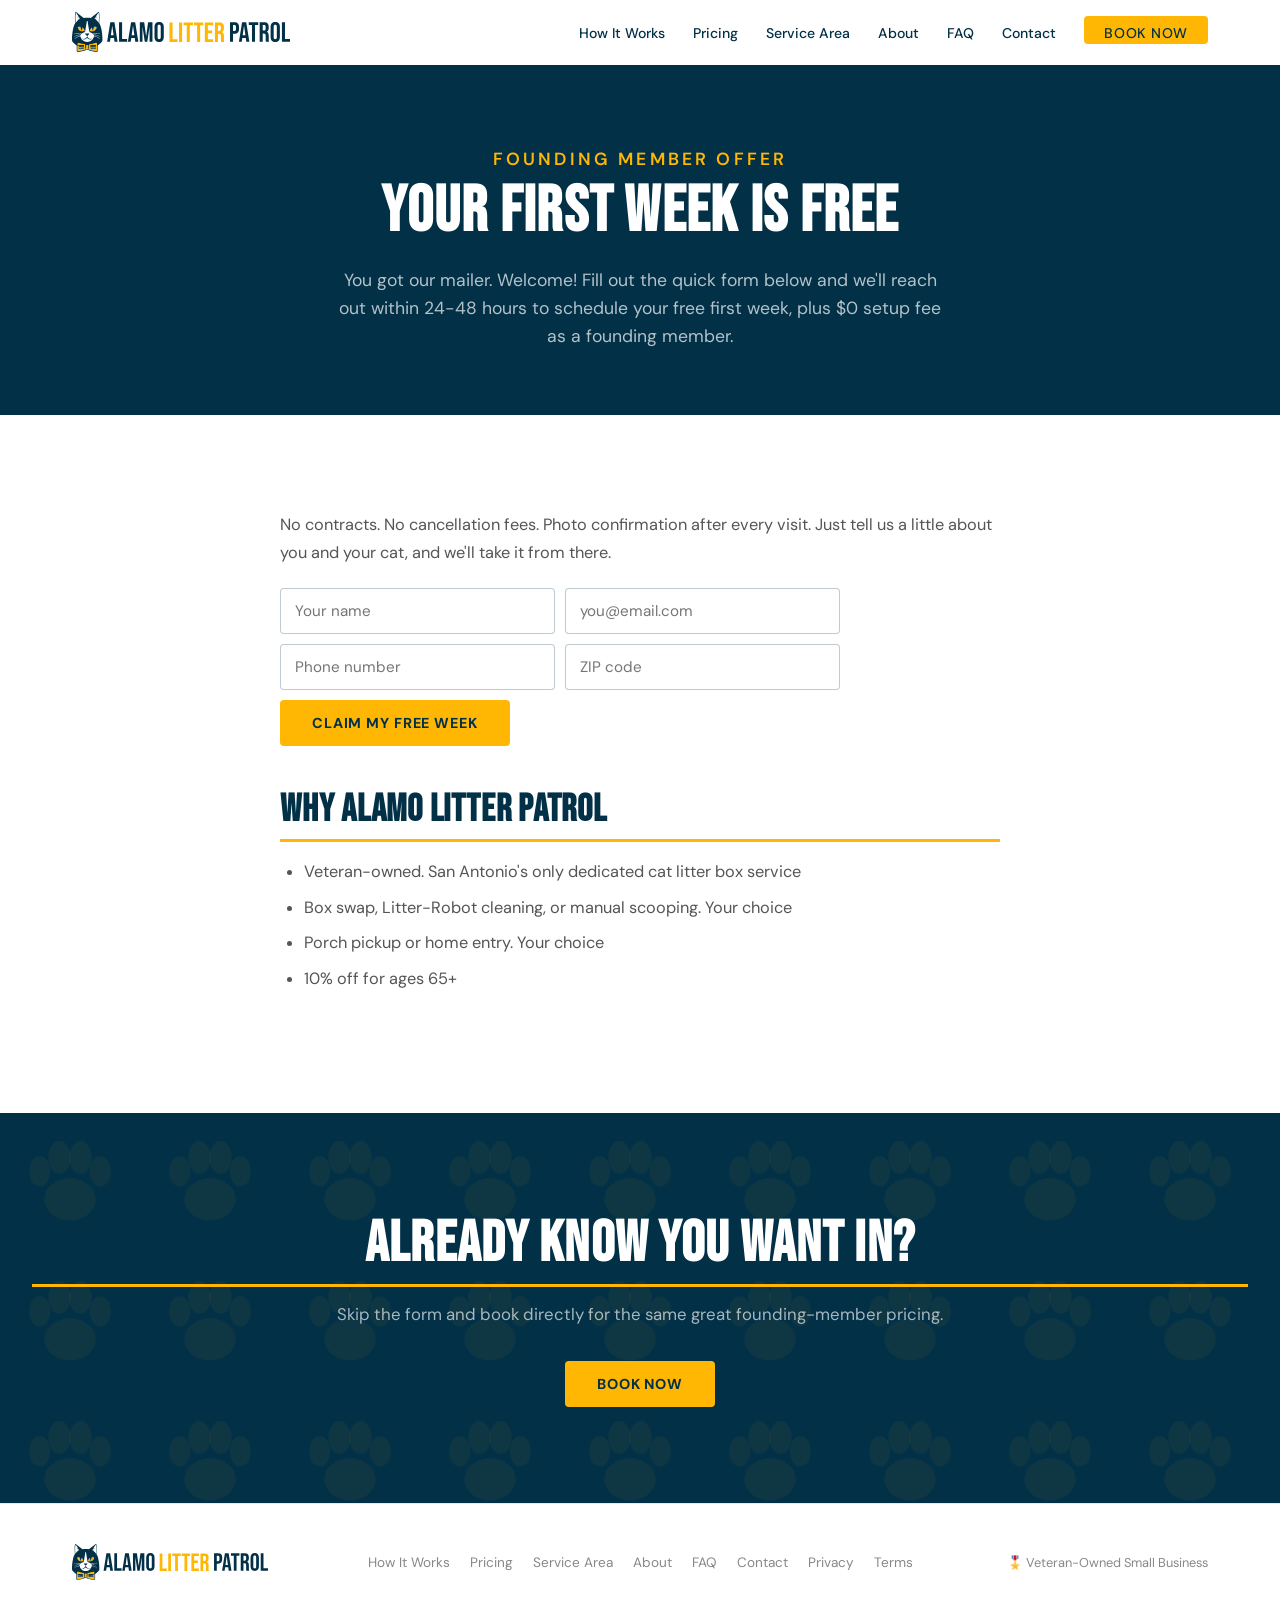
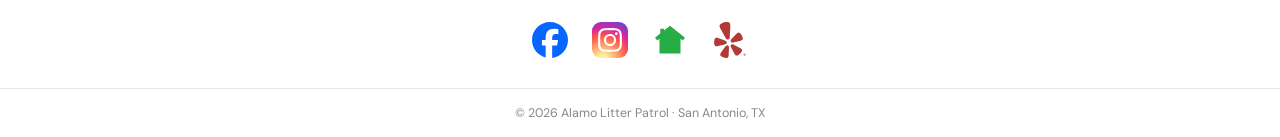
<file: founding-member.html>
<!DOCTYPE html>
<html lang="en">
<head>
  <meta charset="UTF-8" />
  <meta name="viewport" content="width=device-width, initial-scale=1.0" />
  <title>Founding Member Offer · Alamo Litter Patrol</title>
  <meta name="description" content="Claim your first week free, plus $0 setup fee as a founding member. Weekly cat litter box service in San Antonio." />
  <link rel="canonical" href="https://alamolitterpatrol.com/founding-member.html" />
  <meta name="robots" content="noindex, follow" />
  <meta property="og:type" content="website" />
  <meta property="og:url" content="https://alamolitterpatrol.com/founding-member.html" />
  <meta property="og:title" content="Founding Member Offer · Alamo Litter Patrol" />
  <meta property="og:description" content="Claim your first week free, plus $0 setup fee as a founding member." />
  <meta property="og:image" content="https://alamolitterpatrol.com/assets/og-card.jpg" />
  <meta property="og:image:alt" content="Bug, the Alamo Litter Patrol tuxedo cat mascot" />
  <meta name="twitter:card" content="summary_large_image" />
  <link rel="preconnect" href="https://fonts.googleapis.com" />
  <link rel="preconnect" href="https://fonts.gstatic.com" crossorigin />
  <link rel="stylesheet" href="style.css" />
  <link rel="icon" href="/favicon.ico" sizes="48x48" />
  <link rel="icon" type="image/svg+xml" href="/assets/favicon.svg" />
  <link rel="icon" type="image/png" sizes="32x32" href="/assets/favicon-32x32.png" />
  <link rel="icon" type="image/png" sizes="192x192" href="/assets/favicon-192x192.png" />
  <link rel="apple-touch-icon" sizes="180x180" href="/assets/apple-touch-icon.png" />
  <link rel="manifest" href="/manifest.json" />

  <!-- Meta Pixel Code — "Alamo Litter Patrol Pixel" (ID 1383918793177818) -->
  <script>
  !function(f,b,e,v,n,t,s)
  {if(f.fbq)return;n=f.fbq=function(){n.callMethod?
  n.callMethod.apply(n,arguments):n.queue.push(arguments)};
  if(!f._fbq)f._fbq=n;n.push=n;n.loaded=!0;n.version='2.0';
  n.queue=[];t=b.createElement(e);t.async=!0;
  t.src=v;s=b.getElementsByTagName(e)[0];
  s.parentNode.insertBefore(t,s)}(window, document,'script',
  'https://connect.facebook.net/en_US/fbevents.js');
  fbq('init', '1383918793177818');
  fbq('track', 'PageView');
  </script>
  <noscript><img height="1" width="1" style="display:none"
  src="https://www.facebook.com/tr?id=1383918793177818&ev=PageView&noscript=1"
  /></noscript>
  <!-- End Meta Pixel Code -->
</head>
<body>

  <a class="skip-link" href="#main">Skip to content</a>

  <header id="site-nav" role="banner">
    <nav aria-label="Main navigation">
      <a href="/" class="nav-logo"><img src="/assets/logo.svg" alt="Alamo Litter Patrol" width="218" height="40" /></a>
      <button class="hamburger" aria-label="Toggle menu" aria-expanded="false">
        <span></span><span></span><span></span>
      </button>
      <ul class="nav-links" id="nav-links">
        <li><a href="/how-it-works.html">How It Works</a></li>
        <li><a href="/pricing.html">Pricing</a></li>
        <li><a href="/service-area.html">Service Area</a></li>
        <li><a href="/about.html">About</a></li>
        <li><a href="/faq.html">FAQ</a></li>
        <li><a href="/contact.html">Contact</a></li>
        <li><a href="/book.html" class="nav-cta">Book Now</a></li>
      </ul>
    </nav>
  </header>

  <main id="main">

    <section class="page-header">
      <p class="eyebrow">FOUNDING MEMBER OFFER</p>
      <h1>YOUR FIRST WEEK IS FREE</h1>
      <p>You got our mailer. Welcome! Fill out the quick form below and we'll reach out within 24-48 hours to schedule your free first week, plus $0 setup fee as a founding member.</p>
    </section>

    <section class="section-block">
      <div class="container narrow">
        <div class="prose">
          <p>No contracts. No cancellation fees. Photo confirmation after every visit. Just tell us a little about you and your cat, and we'll take it from there.</p>

          <form class="founding-form" name="founding-member" method="POST" data-netlify="true" netlify-honeypot="bot-field">
            <input type="hidden" name="form-name" value="founding-member" />
            <p class="waitlist-honeypot">
              <label>Don't fill this out: <input name="bot-field" tabindex="-1" autocomplete="off" /></label>
            </p>
            <div class="waitlist-fields">
              <input type="text" name="name" class="waitlist-input" placeholder="Your name" aria-label="Full name" required />
              <input type="email" name="email" class="waitlist-input" placeholder="you@email.com" aria-label="Email address" required />
              <input type="tel" name="phone" class="waitlist-input" placeholder="Phone number" aria-label="Phone number" required />
              <input type="text" name="zip" class="waitlist-input" placeholder="ZIP code" aria-label="ZIP code" required pattern="[0-9]{5}" inputmode="numeric" />
              <button type="submit" class="btn btn-orange waitlist-submit">Claim my free week</button>
            </div>
            <p class="waitlist-error" hidden>Something went wrong. Please try again, or email hello@alamolitterpatrol.com.</p>
          </form>

          <h2>Why Alamo Litter Patrol</h2>
          <ul>
            <li>Veteran-owned. San Antonio's only dedicated cat litter box service</li>
            <li>Box swap, Litter-Robot cleaning, or manual scooping. Your choice</li>
            <li>Porch pickup or home entry. Your choice</li>
            <li>10% off for ages 65+</li>
          </ul>
        </div>
      </div>
    </section>

    <section class="cta-band">
      <h2>ALREADY KNOW YOU WANT IN?</h2>
      <p>Skip the form and book directly for the same great founding-member pricing.</p>
      <a href="/book.html" class="btn btn-orange">BOOK NOW</a>
    </section>

  </main>

  <div class="mobile-cta-bar">
    <a href="/book.html" class="btn btn-orange">📦 BOOK NOW</a>
    <a href="mailto:hello@alamolitterpatrol.com" class="btn btn-outline" style="border-color:var(--white);color:var(--white);">✉️ CONTACT</a>
  </div>

  <footer>
    <div class="footer-top">
      <div class="footer-brand">
        <img src="/assets/logo.svg" alt="Alamo Litter Patrol" width="196" height="36" class="footer-logo-img" loading="lazy" />
      </div>
      <nav class="footer-nav">
        <a href="/how-it-works.html">How It Works</a>
        <a href="/pricing.html">Pricing</a>
        <a href="/service-area.html">Service Area</a>
        <a href="/about.html">About</a>
        <a href="/faq.html">FAQ</a>
        <a href="/contact.html">Contact</a>
        <a href="/privacy.html">Privacy</a>
        <a href="/terms.html">Terms</a>
      </nav>
      <div class="footer-badge">🎖️ Veteran-Owned Small Business</div>
    </div>
    <nav class="footer-social" aria-label="Social profiles">
      <a href="https://www.facebook.com/profile.php?id=61592431160074" target="_blank" rel="noopener" aria-label="Alamo Litter Patrol on Facebook" title="Facebook"><svg viewBox="0 0 24 24" aria-hidden="true"><circle cx="12" cy="12" r="11.5" fill="#FFFFFF"/><path fill="#0866FF" d="M9.101 23.691v-7.98H6.627v-3.667h2.474v-1.58c0-4.085 1.848-5.978 5.858-5.978.401 0 .955.042 1.468.103a8.68 8.68 0 0 1 1.141.195v3.325a8.623 8.623 0 0 0-.653-.036 26.805 26.805 0 0 0-.733-.009c-.707 0-1.259.096-1.675.309a1.686 1.686 0 0 0-.679.622c-.258.42-.374.995-.374 1.752v1.297h3.919l-.386 2.103-.287 1.564h-3.246v8.245C19.396 23.238 24 18.179 24 12.044c0-6.627-5.373-12-12-12s-12 5.373-12 12c0 5.628 3.874 10.35 9.101 11.647Z"/></svg></a>
      <a href="https://www.instagram.com/alamolitterpatrol/" target="_blank" rel="noopener" aria-label="Alamo Litter Patrol on Instagram" title="Instagram"><svg viewBox="0 0 24 24" aria-hidden="true"><defs><radialGradient id="ig-grad" cx="30%" cy="107%" r="150%"><stop offset="0" stop-color="#FDF497"/><stop offset=".09" stop-color="#FDF497"/><stop offset=".45" stop-color="#FD5949"/><stop offset=".6" stop-color="#D6249F"/><stop offset=".9" stop-color="#285AEB"/></radialGradient></defs><rect width="24" height="24" rx="6" fill="url(#ig-grad)"/><path fill="#FFFFFF" transform="translate(12 12) scale(.66) translate(-12 -12)" d="M7.0301.084c-1.2768.0602-2.1487.264-2.911.5634-.7888.3075-1.4575.72-2.1228 1.3877-.6652.6677-1.075 1.3368-1.3802 2.127-.2954.7638-.4956 1.6365-.552 2.914-.0564 1.2775-.0689 1.6882-.0626 4.947.0062 3.2586.0206 3.6671.0825 4.9473.061 1.2765.264 2.1482.5635 2.9107.308.7889.72 1.4573 1.388 2.1228.6679.6655 1.3365 1.0743 2.1285 1.38.7632.295 1.6361.4961 2.9134.552 1.2773.056 1.6884.069 4.9462.0627 3.2578-.0062 3.668-.0207 4.9478-.0814 1.28-.0607 2.147-.2652 2.9098-.5633.7889-.3086 1.4578-.72 2.1228-1.3881.665-.6682 1.0745-1.3378 1.3795-2.1284.2957-.7632.4966-1.636.552-2.9124.056-1.2809.0692-1.6898.063-4.948-.0063-3.2583-.021-3.6668-.0817-4.9465-.0607-1.2797-.264-2.1487-.5633-2.9117-.3084-.7889-.72-1.4568-1.3876-2.1228C21.2982 1.33 20.628.9208 19.8378.6165 19.074.321 18.2017.1197 16.9244.0645 15.6471.0093 15.236-.005 11.977.0014 8.718.0076 8.31.0215 7.0301.0839m.1402 21.6932c-1.17-.0509-1.8053-.2453-2.2287-.408-.5606-.216-.96-.4771-1.3819-.895-.422-.4178-.6811-.8186-.9-1.378-.1644-.4234-.3624-1.058-.4171-2.228-.0595-1.2645-.072-1.6442-.079-4.848-.007-3.2037.0053-3.583.0607-4.848.05-1.169.2456-1.805.408-2.2282.216-.5613.4762-.96.895-1.3816.4188-.4217.8184-.6814 1.3783-.9003.423-.1651 1.0575-.3614 2.227-.4171 1.2655-.06 1.6447-.072 4.848-.079 3.2033-.007 3.5835.005 4.8495.0608 1.169.0508 1.8053.2445 2.228.408.5608.216.96.4754 1.3816.895.4217.4194.6816.8176.9005 1.3787.1653.4217.3617 1.056.4169 2.2263.0602 1.2655.0739 1.645.0796 4.848.0058 3.203-.0055 3.5834-.061 4.848-.051 1.17-.245 1.8055-.408 2.2294-.216.5604-.4763.96-.8954 1.3814-.419.4215-.8181.6811-1.3783.9-.4224.1649-1.0577.3617-2.2262.4174-1.2656.0595-1.6448.072-4.8493.079-3.2045.007-3.5825-.006-4.848-.0608M16.953 5.5864A1.44 1.44 0 1 0 18.39 4.144a1.44 1.44 0 0 0-1.437 1.4424M5.8385 12.012c.0067 3.4032 2.7706 6.1557 6.173 6.1493 3.4026-.0065 6.157-2.7701 6.1506-6.1733-.0065-3.4032-2.771-6.1565-6.174-6.1498-3.403.0067-6.156 2.771-6.1496 6.1738M8 12.0077a4 4 0 1 1 4.008 3.9921A3.9996 3.9996 0 0 1 8 12.0077"/></svg></a>
      <a href="https://nextdoor.com/page/alamo-litter-patrol-san-antonio-tx" target="_blank" rel="noopener" aria-label="Alamo Litter Patrol on Nextdoor" title="Nextdoor"><svg viewBox="0 0 24 24" aria-hidden="true"><path fill="#27AD45" d="M12 2.5 22 10.5l-1.5 1.8-1.5-1.2V21H5v-9.9l-1.5 1.2L2 10.5l3.5-2.8V4.5H8v1.2z"/></svg></a>
      <a href="https://www.yelp.com/biz/alamo-litter-patrol-san-antonio" target="_blank" rel="noopener" aria-label="Alamo Litter Patrol on Yelp" title="Yelp"><svg viewBox="0 0 24 24" aria-hidden="true"><path fill="#B13A37" d="m7.6885 15.1415-3.6715.8483c-.3769.0871-.755.183-1.1452.155-.2611-.0188-.5122-.0414-.7606-.213a1.179 1.179 0 0 1-.331-.3594c-.3486-.5519-.3656-1.3661-.3697-2.0004a6.2874 6.2874 0 0 1 .3314-2.0642 1.857 1.857 0 0 1 .1073-.2474 2.3426 2.3426 0 0 1 .1255-.2165 2.4572 2.4572 0 0 1 .1563-.1975 1.1736 1.1736 0 0 1 .399-.2831 1.082 1.082 0 0 1 .4592-.0837c.2355.0016.5139.052.91.1734.0555.0191.1237.0382.1856.0572.3277.1013.7048.2404 1.1499.3987.6863.2404 1.3663.487 2.0463.7397l1.2117.4423c.2217.0807.4363.18.6412.297.174.0984.3273.2298.4512.387a1.217 1.217 0 0 1 .192.4309 1.2205 1.2205 0 0 1-.872 1.4522c-.0468.0151-.0852.0239-.1085.0293l-1.105.2553-.0031-.001zM18.8208 7.565a1.8506 1.8506 0 0 0-.2042-.1754 2.4082 2.4082 0 0 0-.2077-.1394 2.3607 2.3607 0 0 0-.2269-.109 1.1705 1.1705 0 0 0-.482-.0796 1.0862 1.0862 0 0 0-.4498.1263c-.2107.1048-.4388.2732-.742.5551-.042.0417-.0947.0886-.142.133-.2502.2351-.5286.5252-.8599.863a114.6363 114.6363 0 0 0-1.5166 1.5629l-.8962.9293a4.1897 4.1897 0 0 0-.4466.5483 1.541 1.541 0 0 0-.2364.5459 1.2199 1.2199 0 0 0 .0107.4518l.0046.02a1.218 1.218 0 0 0 1.4184.923 1.162 1.162 0 0 0 .1105-.0213l4.7781-1.104c.3766-.087.7587-.1667 1.097-.3631.2269-.1316.4428-.262.5909-.5252a1.1793 1.1793 0 0 0 .1405-.4683c.0733-.6512-.2668-1.3908-.5403-1.963a6.2792 6.2792 0 0 0-1.2001-1.7103zM8.9703.0754a8.6724 8.6724 0 0 0-.83.1564c-.2754.066-.548.1383-.8146.2236-.868.2844-2.0884.8063-2.295 1.8065-.1165.5655.1595 1.1439.3737 1.66.2595.6254.614 1.1889.9373 1.7777.8543 1.5545 1.7245 3.0993 2.5922 4.6457.259.4617.5416 1.0464 1.043 1.2856a1.058 1.058 0 0 0 .1013.0383c.2248.0851.4699.1016.7041.0471a4.3015 4.3015 0 0 0 .0418-.0097 1.2136 1.2136 0 0 0 .5658-.3397 1.1033 1.1033 0 0 0 .079-.0822c.3463-.435.3454-1.0833.3764-1.6134.1042-1.771.2139-3.5423.3009-5.3142.0332-.6712.1055-1.3333.0655-2.0096-.0328-.5579-.0368-1.1984-.3891-1.6563-.6218-.8073-1.9476-.741-2.8523-.6158zm2.084 15.9505a1.1053 1.1053 0 0 0-1.2306-.4145 1.1398 1.1398 0 0 0-.1526.0633 1.4806 1.4806 0 0 0-.2171.1354c-.1992.1475-.3668.3392-.5196.5315-.0386.049-.074.1143-.12.1562l-.7686 1.0573a113.9168 113.9168 0 0 0-1.2913 1.789c-.278.3895-.5184.7184-.7083 1.0094-.036.0547-.0734.116-.1075.1647-.2277.3522-.3566.6092-.4228.8381a1.0945 1.0945 0 0 0-.046.4721c.0211.1655.0768.3246.1635.467.046.0715.0957.1406.1487.207a2.334 2.334 0 0 0 .1754.1825 1.843 1.843 0 0 0 .2108.1732c.5304.369 1.1112.6342 1.722.8391a6.0958 6.0958 0 0 0 1.5716.3004c.091.0046.1821.0025.2728-.006a2.3878 2.3878 0 0 0 .2506-.0351 2.3862 2.3862 0 0 0 .2447-.071 1.1927 1.1927 0 0 0 .4175-.2658c.1127-.113.1994-.249.2541-.3989.0889-.2214.1473-.5026.1857-.92.0034-.0593.0118-.1305.0177-.1958.0304-.3463.0443-.7531.0666-1.2315.0375-.7357.067-1.4681.0903-2.2026 0 0 .0495-1.3053.0494-1.306.0113-.3008.002-.6342-.0814-.9336a1.396 1.396 0 0 0-.1756-.4054zm8.6754 2.0439c-.1605-.176-.3878-.3514-.7462-.5682-.0518-.0288-.1124-.0674-.1684-.1009-.2985-.1795-.658-.3684-1.078-.5965a120.7615 120.7615 0 0 0-1.9427-1.042l-1.1515-.6107c-.0597-.0175-.1203-.0607-.1766-.0878-.2212-.1058-.4558-.2045-.6992-.2498a1.4915 1.4915 0 0 0-.2545-.0265 1.1527 1.1527 0 0 0-.1648.01 1.1077 1.1077 0 0 0-.9227.9133 1.4186 1.4186 0 0 0 .0159.439c.0563.3065.1932.6096.3346.875l.615 1.1526c.3422.65.6884 1.2963 1.0435 1.9406.229.4202.4196.7799.5982 1.078.0338.056.0721.1163.1011.1682.2173.3584.392.584.569.7458.1146.1107.252.195.4026.247.1583.0525.326.071.4919.0546a2.368 2.368 0 0 0 .251-.0435c.0817-.022.1622-.048.241-.0784a1.863 1.863 0 0 0 .2475-.1143 6.1018 6.1018 0 0 0 1.2818-.9597c.4596-.4522.8659-.9454 1.182-1.51.044-.08.0819-.163.1138-.2483a2.49 2.49 0 0 0 .0773-.2411c.0186-.083.033-.1669.0429-.2513a1.188 1.188 0 0 0-.0565-.491 1.0933 1.0933 0 0 0-.248-.4041zm2.86 3.742a.8523.8523 0 0 1-.111.4236c-.074.132-.178.2377-.3115.3172a.8428.8428 0 0 1-.4385.119.847.847 0 0 1-.4373-.1179.8526.8526 0 0 1-.3125-.3171.8548.8548 0 0 1-.111-.4248c0-.1526.038-.2958.1143-.4294a.8405.8405 0 0 1 .315-.3159.849.849 0 0 1 .4315-.1156.8514.8514 0 0 1 .4294.1144.84.84 0 0 1 .316.3148.8494.8494 0 0 1 .1156.4317zm-.1202 0c0-.1328-.0332-.256-.0996-.3698s-.1564-.2038-.2702-.2702a.7125.7125 0 0 0-.371-.1007.7204.7204 0 0 0-.3698.0996.7487.7487 0 0 0-.2713.2702.7181.7181 0 0 0-.0996.3709c0 .132.0332.2557.0996.371a.7355.7355 0 0 0 .2713.2713.7354.7354 0 0 0 .3698.0985.7205.7205 0 0 0 .3698-.0996.7423.7423 0 0 0 .2702-.2691.7186.7186 0 0 0 .1008-.3721zm-.577.0584.2724.4522h-.1922l-.237-.4052h-.1546v.4052h-.1695v-1.02h.2988c.1268 0 .2195.0247.2783.0744.0595.0496.0892.1252.0892.2267a.2785.2785 0 0 1-.0492.1625c-.032.0466-.0775.0813-.1362.1042zm-.0412-.1408a.1532.1532 0 0 0 .056-.1214c0-.0573-.0164-.0981-.0491-.1225-.0329-.0251-.0847-.0377-.1557-.0377h-.1214v.3285h.1237c.061 0 .1098-.0157.1465-.047z"/></svg></a>
    </nav>
    <div class="footer-bottom">&copy; 2026 Alamo Litter Patrol &middot; San Antonio, TX</div>
  </footer>

  <script src="script.js"></script>
</body>
</html>
</file>
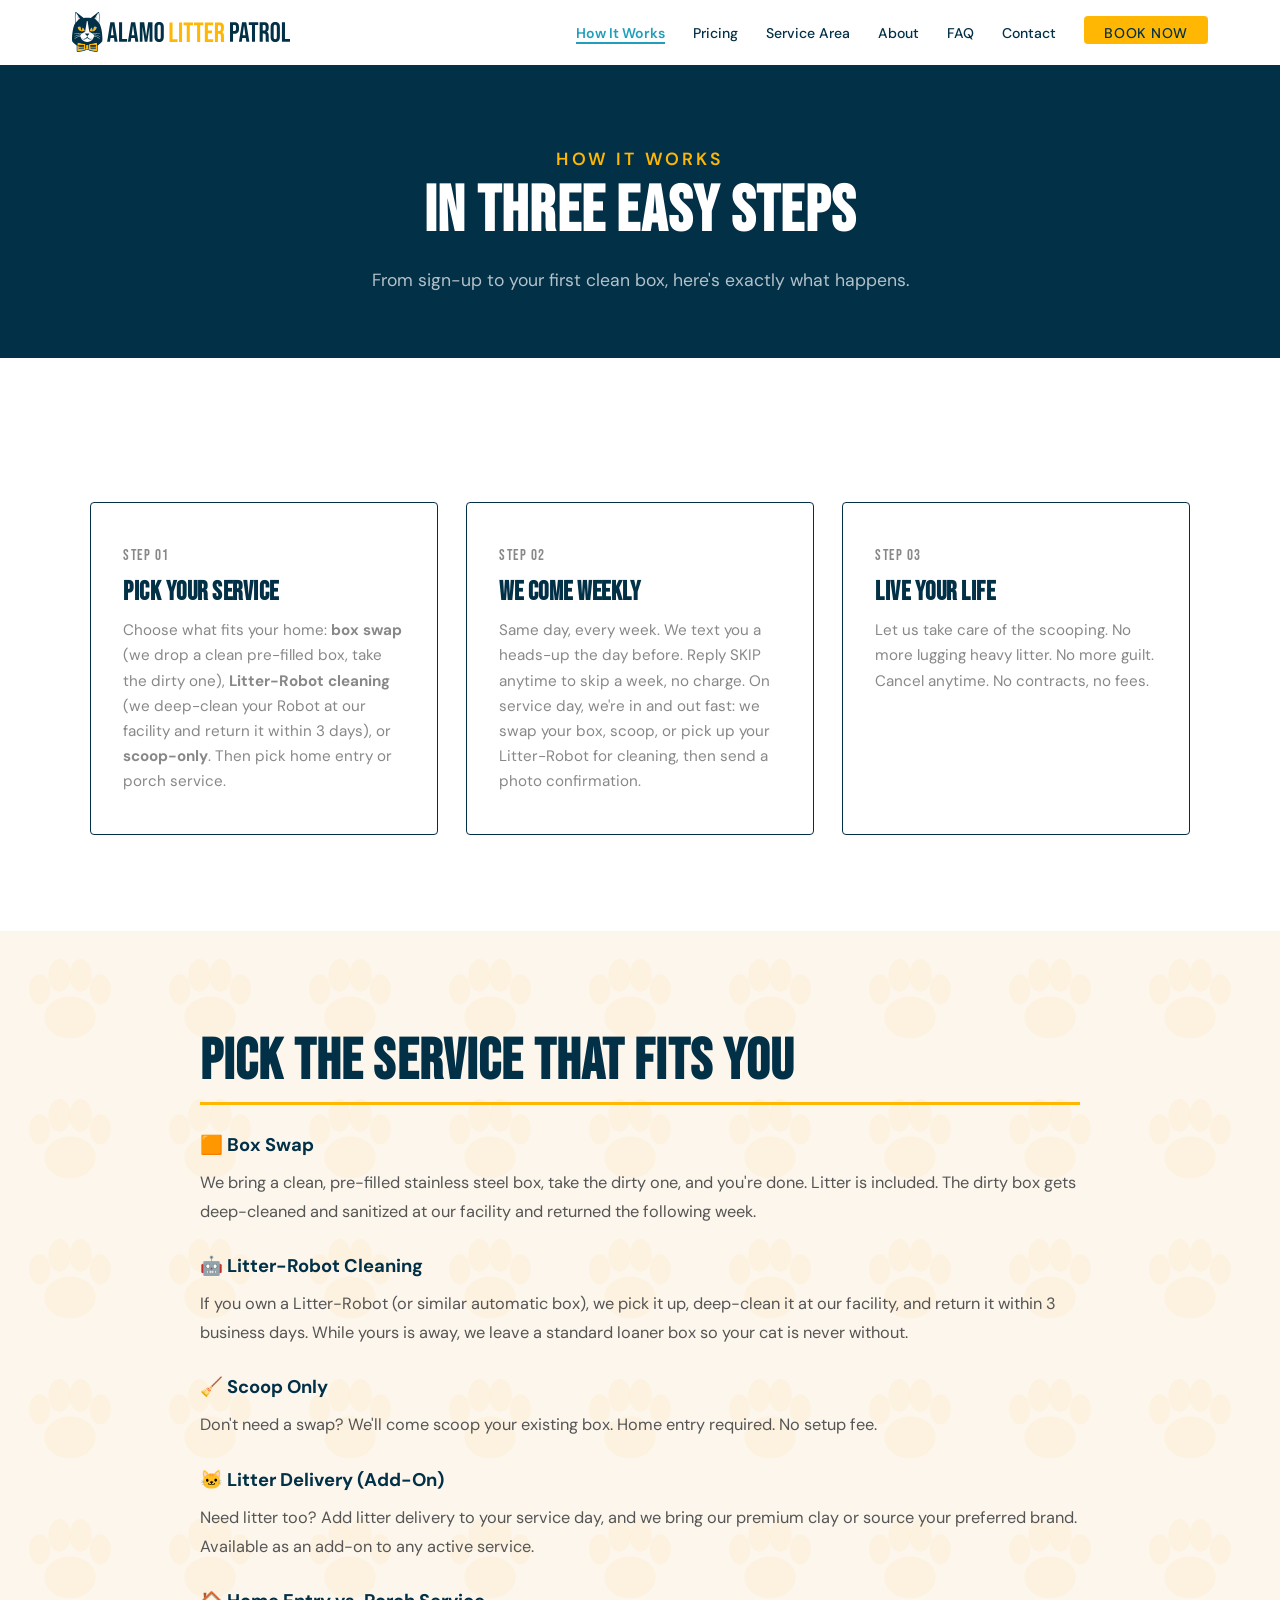
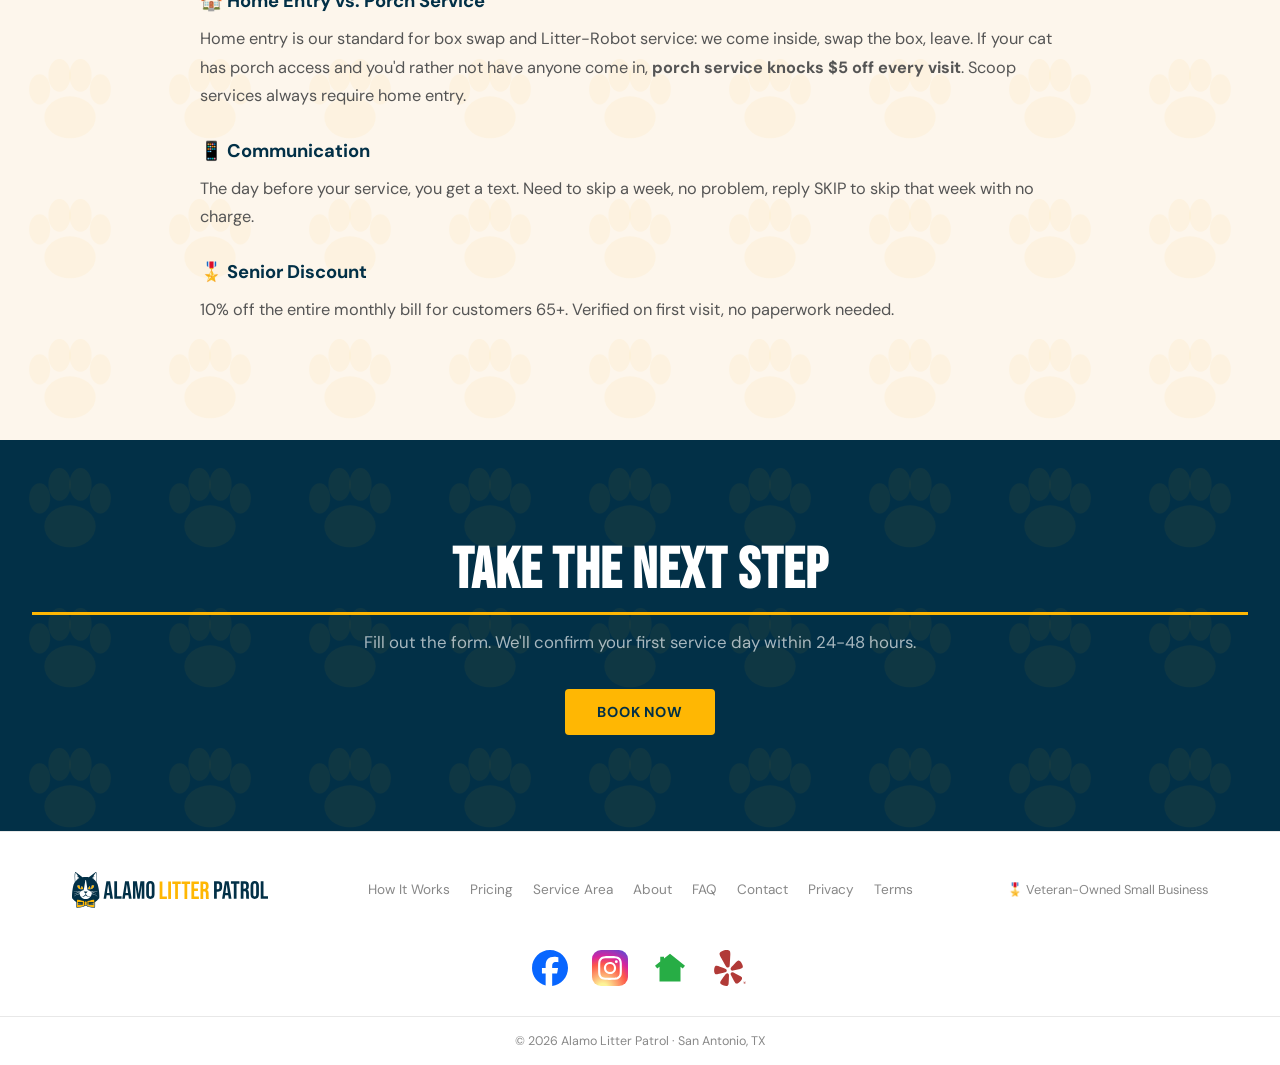
<file: how-it-works.html>
<!DOCTYPE html>
<html lang="en">
<head>
  <meta charset="UTF-8" />
  <meta name="viewport" content="width=device-width, initial-scale=1.0" />
  <title>How It Works · Alamo Litter Patrol</title>
  <meta name="description" content="How our weekly cat litter service works in San Antonio. Step by step: pick your plan, we come on your day, you never touch litter again." />
  <link rel="canonical" href="https://alamolitterpatrol.com/how-it-works.html" />
  <meta property="og:type" content="website" />
  <meta property="og:url" content="https://alamolitterpatrol.com/how-it-works.html" />
  <meta property="og:title" content="How It Works · Alamo Litter Patrol" />
  <meta property="og:description" content="How our weekly cat litter service works in San Antonio. Step by step: pick your plan, we come on your day, you never touch litter again." />
  <meta property="og:image" content="https://alamolitterpatrol.com/assets/og-card.jpg" />
  <meta property="og:image:alt" content="Bug, the Alamo Litter Patrol tuxedo cat mascot" />
  <meta name="twitter:card" content="summary_large_image" />
  <link rel="preconnect" href="https://fonts.googleapis.com" />
  <link rel="preconnect" href="https://fonts.gstatic.com" crossorigin />
  <link rel="stylesheet" href="style.css" />
  <link rel="icon" href="/favicon.ico" sizes="48x48" />
  <link rel="icon" type="image/svg+xml" href="/assets/favicon.svg" />
  <link rel="icon" type="image/png" sizes="32x32" href="/assets/favicon-32x32.png" />
  <link rel="icon" type="image/png" sizes="192x192" href="/assets/favicon-192x192.png" />
  <link rel="apple-touch-icon" sizes="180x180" href="/assets/apple-touch-icon.png" />
  <link rel="manifest" href="/manifest.json" />
  <script type="application/ld+json">
  {
    "@context": "https://schema.org",
    "@type": "LocalBusiness",
    "@id": "https://alamolitterpatrol.com/#business",
    "name": "Alamo Litter Patrol",
    "description": "Weekly cat litter box service in San Antonio, Texas. Box swap, Litter-Robot cleaning, and scooping. Litter included, no contracts, cancel anytime. Veteran-owned.",
    "slogan": "Built by cat people. For cat people.",
    "url": "https://alamolitterpatrol.com/",
    "telephone": "+1-210-920-0654",
    "email": "hello@alamolitterpatrol.com",
    "logo": "https://alamolitterpatrol.com/assets/logo.svg",
    "image": "https://alamolitterpatrol.com/assets/og-card.jpg",
    "priceRange": "$$",
    "currenciesAccepted": "USD",
    "paymentAccepted": "Credit Card",
    "address": {
      "@type": "PostalAddress",
      "addressLocality": "San Antonio",
      "addressRegion": "TX",
      "addressCountry": "US"
    },
    "areaServed": [
      {
        "@type": "City",
        "name": "San Antonio"
      },
      {
        "@type": "PostalCodeArea",
        "postalCode": "78238",
        "addressCountry": "US"
      },
      {
        "@type": "PostalCodeArea",
        "postalCode": "78240",
        "addressCountry": "US"
      },
      {
        "@type": "PostalCodeArea",
        "postalCode": "78250",
        "addressCountry": "US"
      },
      {
        "@type": "PostalCodeArea",
        "postalCode": "78230",
        "addressCountry": "US"
      },
      {
        "@type": "PostalCodeArea",
        "postalCode": "78229",
        "addressCountry": "US"
      },
      {
        "@type": "PostalCodeArea",
        "postalCode": "78249",
        "addressCountry": "US"
      },
      {
        "@type": "PostalCodeArea",
        "postalCode": "78231",
        "addressCountry": "US"
      },
      {
        "@type": "PostalCodeArea",
        "postalCode": "78023",
        "addressCountry": "US"
      },
      {
        "@type": "PostalCodeArea",
        "postalCode": "78253",
        "addressCountry": "US"
      }
    ],
    "openingHoursSpecification": [
      {
        "@type": "OpeningHoursSpecification",
        "dayOfWeek": [
          "Monday",
          "Tuesday",
          "Wednesday",
          "Thursday",
          "Friday",
          "Saturday"
        ],
        "opens": "09:00",
        "closes": "18:00"
      }
    ],
    "sameAs": [
      "https://www.facebook.com/profile.php?id=61592431160074",
      "https://www.instagram.com/alamolitterpatrol/",
      "https://nextdoor.com/page/alamo-litter-patrol-san-antonio-tx",
      "https://www.yelp.com/biz/alamo-litter-patrol-san-antonio",
      "https://share.google/ItOj9SzaMpPks5vuP"
    ],
    "potentialAction": {
      "@type": "ReserveAction",
      "name": "Book a service",
      "target": {
        "@type": "EntryPoint",
        "urlTemplate": "https://alamolitterpatrol.com/book.html",
        "actionPlatform": [
          "http://schema.org/DesktopWebPlatform",
          "http://schema.org/MobileWebPlatform"
        ]
      }
    }
  }
  </script>
</head>
<body>

  <a class="skip-link" href="#main">Skip to content</a>

  <header id="site-nav" role="banner">
    <nav aria-label="Main navigation">
      <a href="/" class="nav-logo"><img src="/assets/logo.svg" alt="Alamo Litter Patrol" width="218" height="40" /></a>
      <button class="hamburger" aria-label="Toggle menu" aria-expanded="false">
        <span></span><span></span><span></span>
      </button>
      <ul class="nav-links" id="nav-links">
        <li><a href="/how-it-works.html">How It Works</a></li>
        <li><a href="/pricing.html">Pricing</a></li>
        <li><a href="/service-area.html">Service Area</a></li>
        <li><a href="/about.html">About</a></li>
        <li><a href="/faq.html">FAQ</a></li>
        <li><a href="/contact.html">Contact</a></li>
        <li><a href="/book.html" class="nav-cta">Book Now</a></li>
      </ul>
    </nav>
  </header>

  <main id="main">

    <!-- ══ PAGE HEADER ══ -->
    <section class="page-header">
      <p class="eyebrow">HOW IT WORKS</p>
      <h1>IN THREE EASY STEPS</h1>
      <p>From sign-up to your first clean box, here's exactly what happens.</p>
    </section>

    <!-- ══ DETAILED STEPS ══ -->
    <section class="how-it-works">
      <div class="steps-grid">

        <article class="step-card">
          <p class="step-number">STEP 01</p>
          <h3>Pick Your Service</h3>
          <p>Choose what fits your home: <strong>box swap</strong> (we drop a clean pre-filled box, take the dirty one), <strong>Litter-Robot cleaning</strong> (we deep-clean your Robot at our facility and return it within 3 days), or <strong>scoop-only</strong>. Then pick home entry or porch service.</p>
        </article>

        <article class="step-card">
          <p class="step-number">STEP 02</p>
          <h3>We Come Weekly</h3>
          <p>Same day, every week. We text you a heads-up the day before. Reply SKIP anytime to skip a week, no charge. On service day, we're in and out fast: we swap your box, scoop, or pick up your Litter-Robot for cleaning, then send a photo confirmation.</p>
        </article>

        <article class="step-card">
          <p class="step-number">STEP 03</p>
          <h3>Live Your Life</h3>
          <p>Let us take care of the scooping. No more lugging heavy litter. No more guilt. Cancel anytime. No contracts, no fees.</p>
        </article>

      </div>
    </section>

    <!-- ══ SERVICE OPTIONS DETAILED ══ -->
    <section class="section-block alt">
      <div class="container">
        <h2 class="section-heading" style="text-align:left;">Pick The Service That Fits You</h2>
        <div class="prose">

          <h3>🟧 Box Swap</h3>
          <p>We bring a clean, pre-filled stainless steel box, take the dirty one, and you're done. Litter is included. The dirty box gets deep-cleaned and sanitized at our facility and returned the following week.</p>

          <h3>🤖 Litter-Robot Cleaning</h3>
          <p>If you own a Litter-Robot (or similar automatic box), we pick it up, deep-clean it at our facility, and return it within 3 business days. While yours is away, we leave a standard loaner box so your cat is never without.</p>

          <h3>🧹 Scoop Only</h3>
          <p>Don't need a swap? We'll come scoop your existing box. Home entry required. No setup fee.</p>

          <h3>🐱 Litter Delivery (Add-On)</h3>
          <p>Need litter too? Add litter delivery to your service day, and we bring our premium clay or source your preferred brand. Available as an add-on to any active service.</p>

          <h3>🏠 Home Entry vs. Porch Service</h3>
          <p>Home entry is our standard for box swap and Litter-Robot service: we come inside, swap the box, leave. If your cat has porch access and you'd rather not have anyone come in, <strong>porch service knocks $5 off every visit</strong>. Scoop services always require home entry.</p>

          <h3>📱 Communication</h3>
          <p>The day before your service, you get a text. Need to skip a week, no problem, reply SKIP to skip that week with no charge.</p>

          <h3>🎖️ Senior Discount</h3>
          <p>10% off the entire monthly bill for customers 65+. Verified on first visit, no paperwork needed.</p>

        </div>
      </div>
    </section>

    <!-- ══ FINAL CTA ══ -->
    <section class="cta-band">
      <h2>Take The Next Step</h2>
      <p>Fill out the form. We'll confirm your first service day within 24-48 hours.</p>
      <a href="/book.html" class="btn btn-orange">BOOK NOW</a>
    </section>

  </main>

  <div class="mobile-cta-bar">
    <a href="/book.html" class="btn btn-orange">📦 BOOK NOW</a>
    <a href="mailto:hello@alamolitterpatrol.com" class="btn btn-outline" style="border-color:var(--white);color:var(--white);">✉️ CONTACT</a>
  </div>

  <footer>
    <div class="footer-top">
      <div class="footer-brand">
        <img src="/assets/logo.svg" alt="Alamo Litter Patrol" width="196" height="36" class="footer-logo-img" loading="lazy" />
      </div>
      <nav class="footer-nav">
        <a href="/how-it-works.html">How It Works</a>
        <a href="/pricing.html">Pricing</a>
        <a href="/service-area.html">Service Area</a>
        <a href="/about.html">About</a>
        <a href="/faq.html">FAQ</a>
        <a href="/contact.html">Contact</a>
        <a href="/privacy.html">Privacy</a>
        <a href="/terms.html">Terms</a>
      </nav>
      <div class="footer-badge">🎖️ Veteran-Owned Small Business</div>
    </div>
    <nav class="footer-social" aria-label="Social profiles">
      <a href="https://www.facebook.com/profile.php?id=61592431160074" target="_blank" rel="noopener" aria-label="Alamo Litter Patrol on Facebook" title="Facebook"><svg viewBox="0 0 24 24" aria-hidden="true"><circle cx="12" cy="12" r="11.5" fill="#FFFFFF"/><path fill="#0866FF" d="M9.101 23.691v-7.98H6.627v-3.667h2.474v-1.58c0-4.085 1.848-5.978 5.858-5.978.401 0 .955.042 1.468.103a8.68 8.68 0 0 1 1.141.195v3.325a8.623 8.623 0 0 0-.653-.036 26.805 26.805 0 0 0-.733-.009c-.707 0-1.259.096-1.675.309a1.686 1.686 0 0 0-.679.622c-.258.42-.374.995-.374 1.752v1.297h3.919l-.386 2.103-.287 1.564h-3.246v8.245C19.396 23.238 24 18.179 24 12.044c0-6.627-5.373-12-12-12s-12 5.373-12 12c0 5.628 3.874 10.35 9.101 11.647Z"/></svg></a>
      <a href="https://www.instagram.com/alamolitterpatrol/" target="_blank" rel="noopener" aria-label="Alamo Litter Patrol on Instagram" title="Instagram"><svg viewBox="0 0 24 24" aria-hidden="true"><defs><radialGradient id="ig-grad" cx="30%" cy="107%" r="150%"><stop offset="0" stop-color="#FDF497"/><stop offset=".09" stop-color="#FDF497"/><stop offset=".45" stop-color="#FD5949"/><stop offset=".6" stop-color="#D6249F"/><stop offset=".9" stop-color="#285AEB"/></radialGradient></defs><rect width="24" height="24" rx="6" fill="url(#ig-grad)"/><path fill="#FFFFFF" transform="translate(12 12) scale(.66) translate(-12 -12)" d="M7.0301.084c-1.2768.0602-2.1487.264-2.911.5634-.7888.3075-1.4575.72-2.1228 1.3877-.6652.6677-1.075 1.3368-1.3802 2.127-.2954.7638-.4956 1.6365-.552 2.914-.0564 1.2775-.0689 1.6882-.0626 4.947.0062 3.2586.0206 3.6671.0825 4.9473.061 1.2765.264 2.1482.5635 2.9107.308.7889.72 1.4573 1.388 2.1228.6679.6655 1.3365 1.0743 2.1285 1.38.7632.295 1.6361.4961 2.9134.552 1.2773.056 1.6884.069 4.9462.0627 3.2578-.0062 3.668-.0207 4.9478-.0814 1.28-.0607 2.147-.2652 2.9098-.5633.7889-.3086 1.4578-.72 2.1228-1.3881.665-.6682 1.0745-1.3378 1.3795-2.1284.2957-.7632.4966-1.636.552-2.9124.056-1.2809.0692-1.6898.063-4.948-.0063-3.2583-.021-3.6668-.0817-4.9465-.0607-1.2797-.264-2.1487-.5633-2.9117-.3084-.7889-.72-1.4568-1.3876-2.1228C21.2982 1.33 20.628.9208 19.8378.6165 19.074.321 18.2017.1197 16.9244.0645 15.6471.0093 15.236-.005 11.977.0014 8.718.0076 8.31.0215 7.0301.0839m.1402 21.6932c-1.17-.0509-1.8053-.2453-2.2287-.408-.5606-.216-.96-.4771-1.3819-.895-.422-.4178-.6811-.8186-.9-1.378-.1644-.4234-.3624-1.058-.4171-2.228-.0595-1.2645-.072-1.6442-.079-4.848-.007-3.2037.0053-3.583.0607-4.848.05-1.169.2456-1.805.408-2.2282.216-.5613.4762-.96.895-1.3816.4188-.4217.8184-.6814 1.3783-.9003.423-.1651 1.0575-.3614 2.227-.4171 1.2655-.06 1.6447-.072 4.848-.079 3.2033-.007 3.5835.005 4.8495.0608 1.169.0508 1.8053.2445 2.228.408.5608.216.96.4754 1.3816.895.4217.4194.6816.8176.9005 1.3787.1653.4217.3617 1.056.4169 2.2263.0602 1.2655.0739 1.645.0796 4.848.0058 3.203-.0055 3.5834-.061 4.848-.051 1.17-.245 1.8055-.408 2.2294-.216.5604-.4763.96-.8954 1.3814-.419.4215-.8181.6811-1.3783.9-.4224.1649-1.0577.3617-2.2262.4174-1.2656.0595-1.6448.072-4.8493.079-3.2045.007-3.5825-.006-4.848-.0608M16.953 5.5864A1.44 1.44 0 1 0 18.39 4.144a1.44 1.44 0 0 0-1.437 1.4424M5.8385 12.012c.0067 3.4032 2.7706 6.1557 6.173 6.1493 3.4026-.0065 6.157-2.7701 6.1506-6.1733-.0065-3.4032-2.771-6.1565-6.174-6.1498-3.403.0067-6.156 2.771-6.1496 6.1738M8 12.0077a4 4 0 1 1 4.008 3.9921A3.9996 3.9996 0 0 1 8 12.0077"/></svg></a>
      <a href="https://nextdoor.com/page/alamo-litter-patrol-san-antonio-tx" target="_blank" rel="noopener" aria-label="Alamo Litter Patrol on Nextdoor" title="Nextdoor"><svg viewBox="0 0 24 24" aria-hidden="true"><path fill="#27AD45" d="M12 2.5 22 10.5l-1.5 1.8-1.5-1.2V21H5v-9.9l-1.5 1.2L2 10.5l3.5-2.8V4.5H8v1.2z"/></svg></a>
      <a href="https://www.yelp.com/biz/alamo-litter-patrol-san-antonio" target="_blank" rel="noopener" aria-label="Alamo Litter Patrol on Yelp" title="Yelp"><svg viewBox="0 0 24 24" aria-hidden="true"><path fill="#B13A37" d="m7.6885 15.1415-3.6715.8483c-.3769.0871-.755.183-1.1452.155-.2611-.0188-.5122-.0414-.7606-.213a1.179 1.179 0 0 1-.331-.3594c-.3486-.5519-.3656-1.3661-.3697-2.0004a6.2874 6.2874 0 0 1 .3314-2.0642 1.857 1.857 0 0 1 .1073-.2474 2.3426 2.3426 0 0 1 .1255-.2165 2.4572 2.4572 0 0 1 .1563-.1975 1.1736 1.1736 0 0 1 .399-.2831 1.082 1.082 0 0 1 .4592-.0837c.2355.0016.5139.052.91.1734.0555.0191.1237.0382.1856.0572.3277.1013.7048.2404 1.1499.3987.6863.2404 1.3663.487 2.0463.7397l1.2117.4423c.2217.0807.4363.18.6412.297.174.0984.3273.2298.4512.387a1.217 1.217 0 0 1 .192.4309 1.2205 1.2205 0 0 1-.872 1.4522c-.0468.0151-.0852.0239-.1085.0293l-1.105.2553-.0031-.001zM18.8208 7.565a1.8506 1.8506 0 0 0-.2042-.1754 2.4082 2.4082 0 0 0-.2077-.1394 2.3607 2.3607 0 0 0-.2269-.109 1.1705 1.1705 0 0 0-.482-.0796 1.0862 1.0862 0 0 0-.4498.1263c-.2107.1048-.4388.2732-.742.5551-.042.0417-.0947.0886-.142.133-.2502.2351-.5286.5252-.8599.863a114.6363 114.6363 0 0 0-1.5166 1.5629l-.8962.9293a4.1897 4.1897 0 0 0-.4466.5483 1.541 1.541 0 0 0-.2364.5459 1.2199 1.2199 0 0 0 .0107.4518l.0046.02a1.218 1.218 0 0 0 1.4184.923 1.162 1.162 0 0 0 .1105-.0213l4.7781-1.104c.3766-.087.7587-.1667 1.097-.3631.2269-.1316.4428-.262.5909-.5252a1.1793 1.1793 0 0 0 .1405-.4683c.0733-.6512-.2668-1.3908-.5403-1.963a6.2792 6.2792 0 0 0-1.2001-1.7103zM8.9703.0754a8.6724 8.6724 0 0 0-.83.1564c-.2754.066-.548.1383-.8146.2236-.868.2844-2.0884.8063-2.295 1.8065-.1165.5655.1595 1.1439.3737 1.66.2595.6254.614 1.1889.9373 1.7777.8543 1.5545 1.7245 3.0993 2.5922 4.6457.259.4617.5416 1.0464 1.043 1.2856a1.058 1.058 0 0 0 .1013.0383c.2248.0851.4699.1016.7041.0471a4.3015 4.3015 0 0 0 .0418-.0097 1.2136 1.2136 0 0 0 .5658-.3397 1.1033 1.1033 0 0 0 .079-.0822c.3463-.435.3454-1.0833.3764-1.6134.1042-1.771.2139-3.5423.3009-5.3142.0332-.6712.1055-1.3333.0655-2.0096-.0328-.5579-.0368-1.1984-.3891-1.6563-.6218-.8073-1.9476-.741-2.8523-.6158zm2.084 15.9505a1.1053 1.1053 0 0 0-1.2306-.4145 1.1398 1.1398 0 0 0-.1526.0633 1.4806 1.4806 0 0 0-.2171.1354c-.1992.1475-.3668.3392-.5196.5315-.0386.049-.074.1143-.12.1562l-.7686 1.0573a113.9168 113.9168 0 0 0-1.2913 1.789c-.278.3895-.5184.7184-.7083 1.0094-.036.0547-.0734.116-.1075.1647-.2277.3522-.3566.6092-.4228.8381a1.0945 1.0945 0 0 0-.046.4721c.0211.1655.0768.3246.1635.467.046.0715.0957.1406.1487.207a2.334 2.334 0 0 0 .1754.1825 1.843 1.843 0 0 0 .2108.1732c.5304.369 1.1112.6342 1.722.8391a6.0958 6.0958 0 0 0 1.5716.3004c.091.0046.1821.0025.2728-.006a2.3878 2.3878 0 0 0 .2506-.0351 2.3862 2.3862 0 0 0 .2447-.071 1.1927 1.1927 0 0 0 .4175-.2658c.1127-.113.1994-.249.2541-.3989.0889-.2214.1473-.5026.1857-.92.0034-.0593.0118-.1305.0177-.1958.0304-.3463.0443-.7531.0666-1.2315.0375-.7357.067-1.4681.0903-2.2026 0 0 .0495-1.3053.0494-1.306.0113-.3008.002-.6342-.0814-.9336a1.396 1.396 0 0 0-.1756-.4054zm8.6754 2.0439c-.1605-.176-.3878-.3514-.7462-.5682-.0518-.0288-.1124-.0674-.1684-.1009-.2985-.1795-.658-.3684-1.078-.5965a120.7615 120.7615 0 0 0-1.9427-1.042l-1.1515-.6107c-.0597-.0175-.1203-.0607-.1766-.0878-.2212-.1058-.4558-.2045-.6992-.2498a1.4915 1.4915 0 0 0-.2545-.0265 1.1527 1.1527 0 0 0-.1648.01 1.1077 1.1077 0 0 0-.9227.9133 1.4186 1.4186 0 0 0 .0159.439c.0563.3065.1932.6096.3346.875l.615 1.1526c.3422.65.6884 1.2963 1.0435 1.9406.229.4202.4196.7799.5982 1.078.0338.056.0721.1163.1011.1682.2173.3584.392.584.569.7458.1146.1107.252.195.4026.247.1583.0525.326.071.4919.0546a2.368 2.368 0 0 0 .251-.0435c.0817-.022.1622-.048.241-.0784a1.863 1.863 0 0 0 .2475-.1143 6.1018 6.1018 0 0 0 1.2818-.9597c.4596-.4522.8659-.9454 1.182-1.51.044-.08.0819-.163.1138-.2483a2.49 2.49 0 0 0 .0773-.2411c.0186-.083.033-.1669.0429-.2513a1.188 1.188 0 0 0-.0565-.491 1.0933 1.0933 0 0 0-.248-.4041zm2.86 3.742a.8523.8523 0 0 1-.111.4236c-.074.132-.178.2377-.3115.3172a.8428.8428 0 0 1-.4385.119.847.847 0 0 1-.4373-.1179.8526.8526 0 0 1-.3125-.3171.8548.8548 0 0 1-.111-.4248c0-.1526.038-.2958.1143-.4294a.8405.8405 0 0 1 .315-.3159.849.849 0 0 1 .4315-.1156.8514.8514 0 0 1 .4294.1144.84.84 0 0 1 .316.3148.8494.8494 0 0 1 .1156.4317zm-.1202 0c0-.1328-.0332-.256-.0996-.3698s-.1564-.2038-.2702-.2702a.7125.7125 0 0 0-.371-.1007.7204.7204 0 0 0-.3698.0996.7487.7487 0 0 0-.2713.2702.7181.7181 0 0 0-.0996.3709c0 .132.0332.2557.0996.371a.7355.7355 0 0 0 .2713.2713.7354.7354 0 0 0 .3698.0985.7205.7205 0 0 0 .3698-.0996.7423.7423 0 0 0 .2702-.2691.7186.7186 0 0 0 .1008-.3721zm-.577.0584.2724.4522h-.1922l-.237-.4052h-.1546v.4052h-.1695v-1.02h.2988c.1268 0 .2195.0247.2783.0744.0595.0496.0892.1252.0892.2267a.2785.2785 0 0 1-.0492.1625c-.032.0466-.0775.0813-.1362.1042zm-.0412-.1408a.1532.1532 0 0 0 .056-.1214c0-.0573-.0164-.0981-.0491-.1225-.0329-.0251-.0847-.0377-.1557-.0377h-.1214v.3285h.1237c.061 0 .1098-.0157.1465-.047z"/></svg></a>
    </nav>
    <div class="footer-bottom">&copy; 2026 Alamo Litter Patrol &middot; San Antonio, TX</div>
  </footer>

  <script src="script.js"></script>
</body>
</html>
</file>
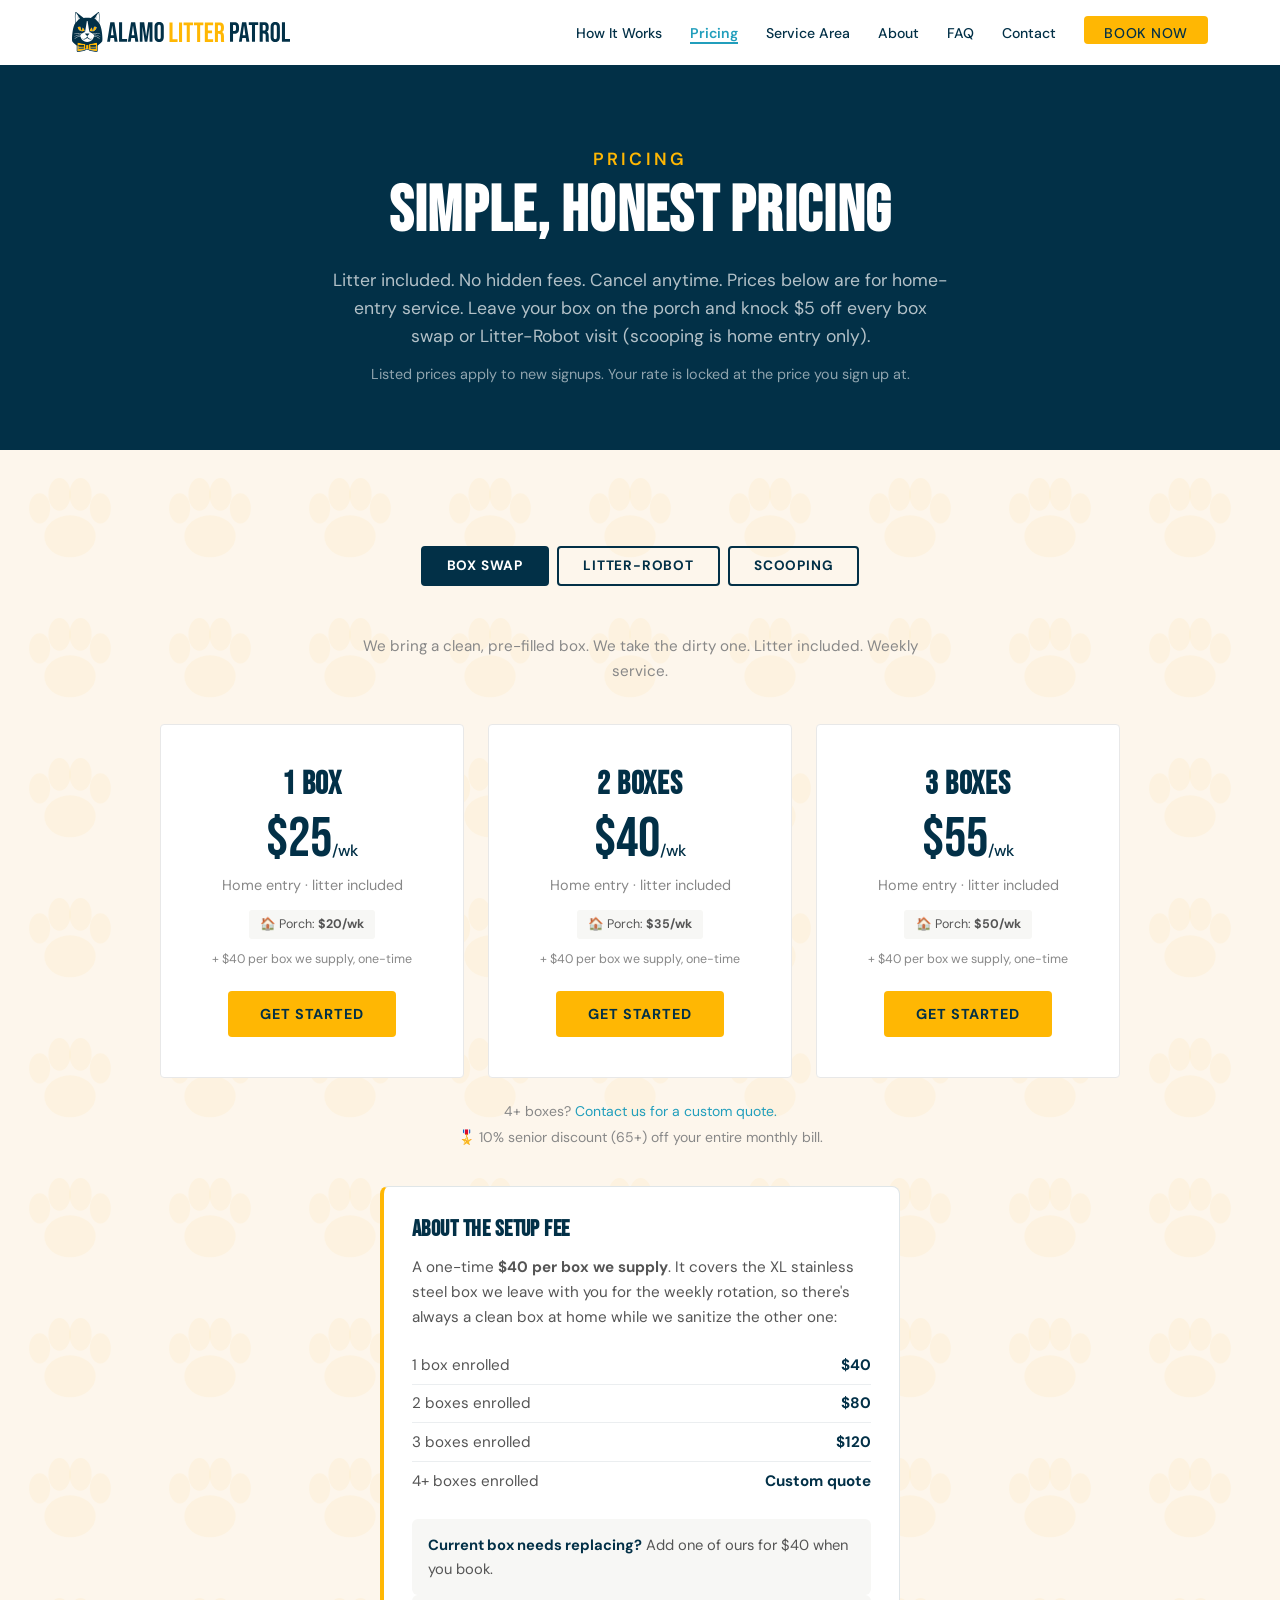
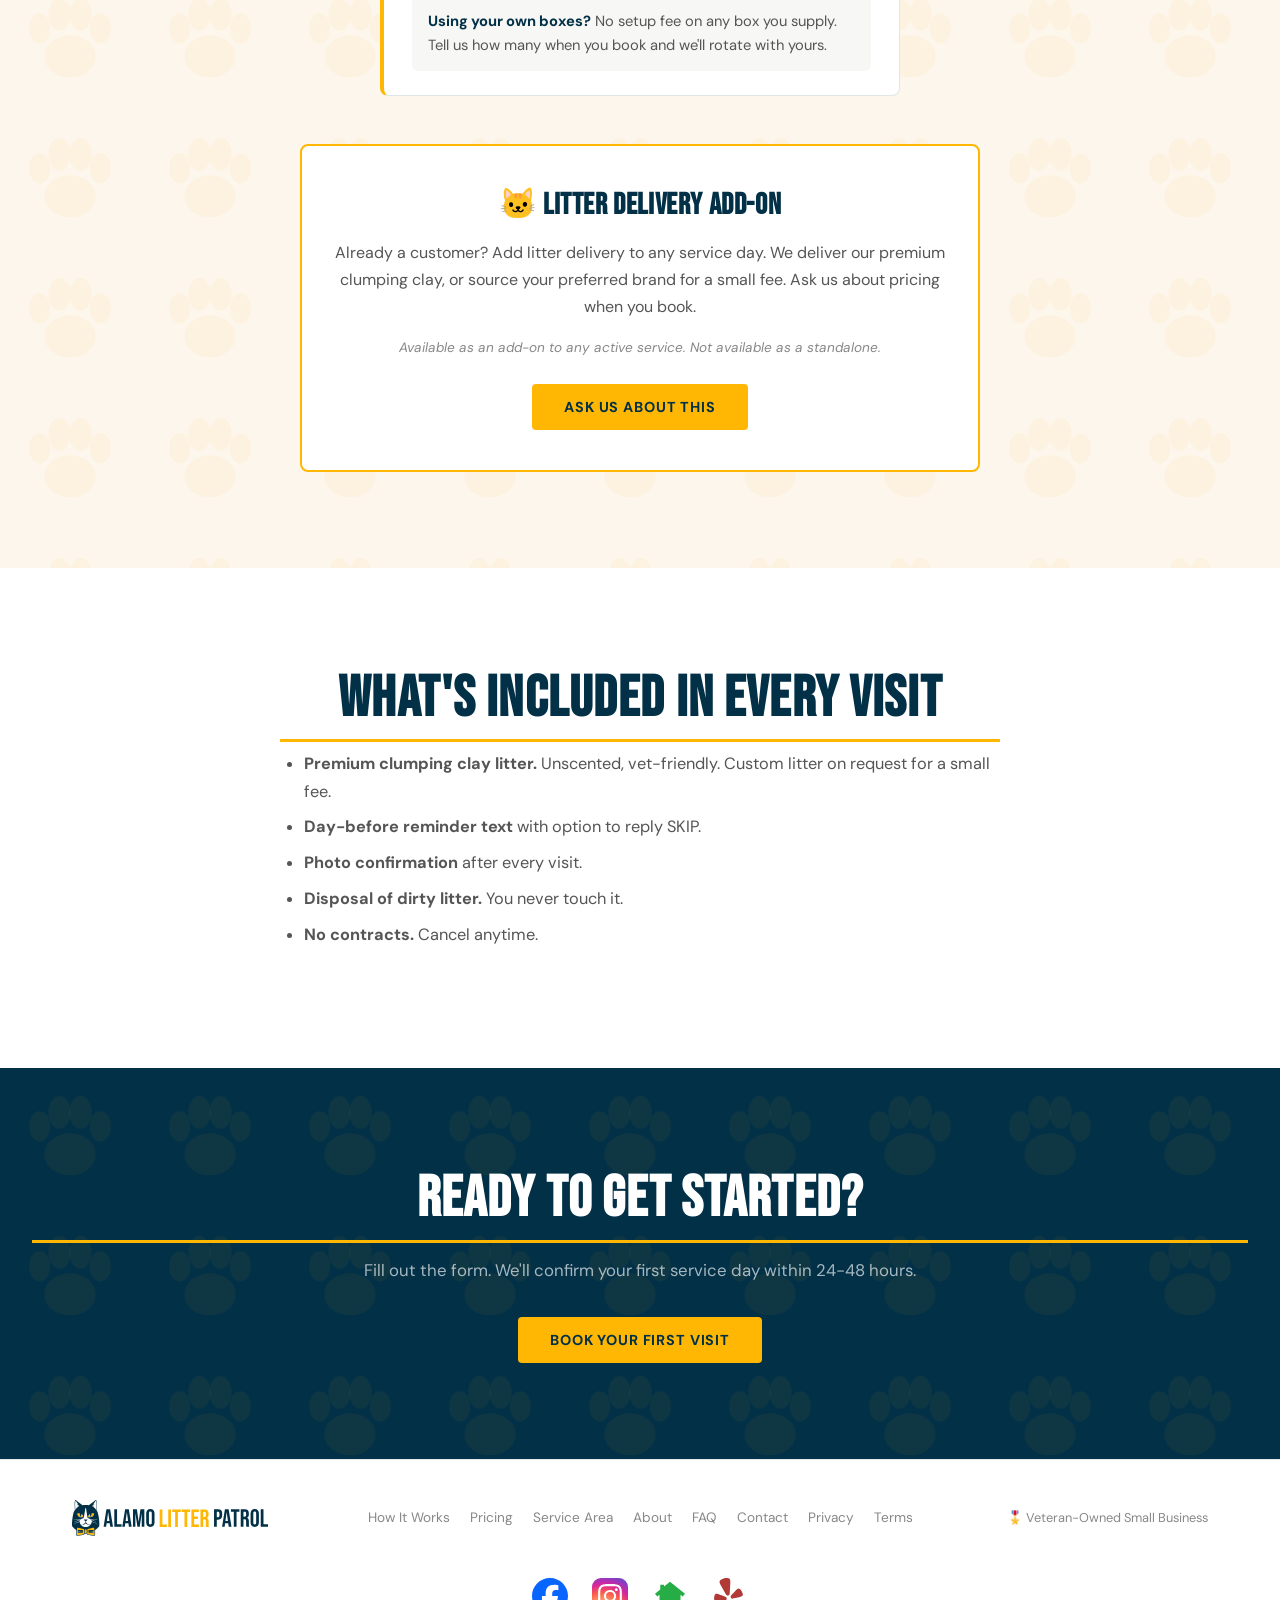
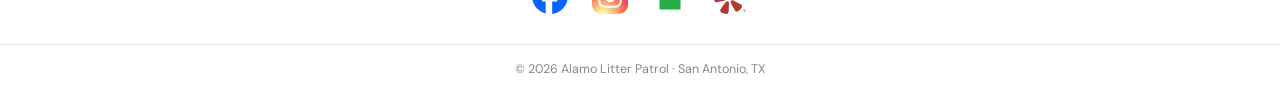
<file: pricing.html>
<!DOCTYPE html>
<html lang="en">
<head>
  <meta charset="UTF-8" />
  <meta name="viewport" content="width=device-width, initial-scale=1.0" />
  <title>Pricing · Alamo Litter Patrol</title>
  <meta name="description" content="Simple, honest pricing for cat litter service in San Antonio. Box swap from $25/week. Litter-Robot cleaning from $70/visit. Scooping from $20/visit. 10% senior discount." />
  <link rel="canonical" href="https://alamolitterpatrol.com/pricing.html" />
  <meta property="og:type" content="website" />
  <meta property="og:url" content="https://alamolitterpatrol.com/pricing.html" />
  <meta property="og:title" content="Pricing · Alamo Litter Patrol" />
  <meta property="og:description" content="Simple, honest pricing for cat litter service in San Antonio. Box swap, Litter-Robot cleaning, and scooping. 10% senior discount." />
  <meta property="og:image" content="https://alamolitterpatrol.com/assets/og-card.jpg" />
  <meta property="og:image:alt" content="Bug, the Alamo Litter Patrol tuxedo cat mascot" />
  <meta name="twitter:card" content="summary_large_image" />
  <link rel="preconnect" href="https://fonts.googleapis.com" />
  <link rel="preconnect" href="https://fonts.gstatic.com" crossorigin />
  <link rel="stylesheet" href="style.css" />
  <link rel="icon" href="/favicon.ico" sizes="48x48" />
  <link rel="icon" type="image/svg+xml" href="/assets/favicon.svg" />
  <link rel="icon" type="image/png" sizes="32x32" href="/assets/favicon-32x32.png" />
  <link rel="icon" type="image/png" sizes="192x192" href="/assets/favicon-192x192.png" />
  <link rel="apple-touch-icon" sizes="180x180" href="/assets/apple-touch-icon.png" />
  <link rel="manifest" href="/manifest.json" />
  <script type="application/ld+json">
  {
    "@context": "https://schema.org",
    "@type": "LocalBusiness",
    "@id": "https://alamolitterpatrol.com/#business",
    "name": "Alamo Litter Patrol",
    "description": "Weekly cat litter box service in San Antonio, Texas. Box swap, Litter-Robot cleaning, and scooping. Litter included, no contracts, cancel anytime. Veteran-owned.",
    "slogan": "Built by cat people. For cat people.",
    "url": "https://alamolitterpatrol.com/",
    "telephone": "+1-210-920-0654",
    "email": "hello@alamolitterpatrol.com",
    "logo": "https://alamolitterpatrol.com/assets/logo.svg",
    "image": "https://alamolitterpatrol.com/assets/og-card.jpg",
    "priceRange": "$$",
    "currenciesAccepted": "USD",
    "paymentAccepted": "Credit Card",
    "address": {
      "@type": "PostalAddress",
      "addressLocality": "San Antonio",
      "addressRegion": "TX",
      "addressCountry": "US"
    },
    "areaServed": [
      {
        "@type": "City",
        "name": "San Antonio"
      },
      {
        "@type": "PostalCodeArea",
        "postalCode": "78238",
        "addressCountry": "US"
      },
      {
        "@type": "PostalCodeArea",
        "postalCode": "78240",
        "addressCountry": "US"
      },
      {
        "@type": "PostalCodeArea",
        "postalCode": "78250",
        "addressCountry": "US"
      },
      {
        "@type": "PostalCodeArea",
        "postalCode": "78230",
        "addressCountry": "US"
      },
      {
        "@type": "PostalCodeArea",
        "postalCode": "78229",
        "addressCountry": "US"
      },
      {
        "@type": "PostalCodeArea",
        "postalCode": "78249",
        "addressCountry": "US"
      },
      {
        "@type": "PostalCodeArea",
        "postalCode": "78231",
        "addressCountry": "US"
      },
      {
        "@type": "PostalCodeArea",
        "postalCode": "78023",
        "addressCountry": "US"
      },
      {
        "@type": "PostalCodeArea",
        "postalCode": "78253",
        "addressCountry": "US"
      }
    ],
    "openingHoursSpecification": [
      {
        "@type": "OpeningHoursSpecification",
        "dayOfWeek": [
          "Monday",
          "Tuesday",
          "Wednesday",
          "Thursday",
          "Friday",
          "Saturday"
        ],
        "opens": "09:00",
        "closes": "18:00"
      }
    ],
    "sameAs": [
      "https://www.facebook.com/profile.php?id=61592431160074",
      "https://www.instagram.com/alamolitterpatrol/",
      "https://nextdoor.com/page/alamo-litter-patrol-san-antonio-tx",
      "https://www.yelp.com/biz/alamo-litter-patrol-san-antonio",
      "https://share.google/ItOj9SzaMpPks5vuP"
    ],
    "potentialAction": {
      "@type": "ReserveAction",
      "name": "Book a service",
      "target": {
        "@type": "EntryPoint",
        "urlTemplate": "https://alamolitterpatrol.com/book.html",
        "actionPlatform": [
          "http://schema.org/DesktopWebPlatform",
          "http://schema.org/MobileWebPlatform"
        ]
      }
    },
    "hasOfferCatalog": {
      "@type": "OfferCatalog",
      "name": "Cat litter services",
      "itemListElement": [
        {
          "@type": "Offer",
          "itemOffered": {
            "@type": "Service",
            "name": "Weekly Box Swap",
            "description": "We bring a clean box and take the dirty one every week. Litter included. 1 to 3 boxes; 4 or more by custom quote. Porch service is $5 off any visit. One-time $40 per box we supply; none for boxes you provide."
          },
          "priceSpecification": {
            "@type": "PriceSpecification",
            "priceCurrency": "USD",
            "minPrice": "20",
            "maxPrice": "55",
            "valueAddedTaxIncluded": false
          }
        },
        {
          "@type": "Offer",
          "itemOffered": {
            "@type": "Service",
            "name": "Litter-Robot Cleaning",
            "description": "We pick up your Litter-Robot, deep-clean it at our facility, and return it within 3 business days, leaving a loaner box meanwhile. 1 to 3 units; 4 or more by custom quote. Porch service is $5 off. One-time $40 per box we supply; none for boxes you provide."
          },
          "priceSpecification": {
            "@type": "PriceSpecification",
            "priceCurrency": "USD",
            "minPrice": "65",
            "maxPrice": "120",
            "valueAddedTaxIncluded": false
          }
        },
        {
          "@type": "Offer",
          "itemOffered": {
            "@type": "Service",
            "name": "Scooping",
            "description": "Per-visit scooping, home entry only, no setup fee. Scoop Only is $20 for one box, plus $10 for each additional box."
          },
          "priceSpecification": {
            "@type": "PriceSpecification",
            "priceCurrency": "USD",
            "minPrice": "20",
            "maxPrice": "30",
            "valueAddedTaxIncluded": false
          }
        }
      ]
    }
  }
  </script>
</head>
<body>

  <a class="skip-link" href="#main">Skip to content</a>

  <header id="site-nav" role="banner">
    <nav aria-label="Main navigation">
      <a href="/" class="nav-logo"><img src="/assets/logo.svg" alt="Alamo Litter Patrol" width="218" height="40" /></a>
      <button class="hamburger" aria-label="Toggle menu" aria-expanded="false">
        <span></span><span></span><span></span>
      </button>
      <ul class="nav-links" id="nav-links">
        <li><a href="/how-it-works.html">How It Works</a></li>
        <li><a href="/pricing.html">Pricing</a></li>
        <li><a href="/service-area.html">Service Area</a></li>
        <li><a href="/about.html">About</a></li>
        <li><a href="/faq.html">FAQ</a></li>
        <li><a href="/contact.html">Contact</a></li>
        <li><a href="/book.html" class="nav-cta">Book Now</a></li>
      </ul>
    </nav>
  </header>

  <main id="main">

    <section class="page-header">
      <p class="eyebrow">PRICING</p>
      <h1>SIMPLE, HONEST PRICING</h1>
      <p>Litter included. No hidden fees. Cancel anytime. Prices below are for home-entry service. Leave your box on the porch and knock $5 off every box swap or Litter-Robot visit (scooping is home entry only).</p>
      <p class="price-lock-note">Listed prices apply to new signups. Your rate is locked at the price you sign up at.</p>
    </section>

    <section class="pricing">

      <div class="pricing-toggle" role="tablist" aria-label="Service type">
        <button class="ptab active" role="tab" aria-selected="true"  data-tab="swap">Box Swap</button>
        <button class="ptab"        role="tab" aria-selected="false" data-tab="robot">Litter-Robot</button>
        <button class="ptab"        role="tab" aria-selected="false" data-tab="scoop">Scooping</button>
      </div>

      <!-- ── BOX SWAP ── -->
      <div class="ptab-panel" id="panel-swap">
        <p class="panel-intro">We bring a clean, pre-filled box. We take the dirty one. Litter included. Weekly service.</p>
        <div class="pricing-grid">

          <div class="price-card">
            <h3>1 Box</h3>
            <div class="price">$25<span>/wk</span></div>
            <p class="price-details">Home entry · litter included</p>
            <p class="porch-pill">🏠 Porch: <strong>$20/wk</strong></p>
            <p class="setup-fee">+ $40 per box we supply, one-time</p>
            <a href="/book.html" class="btn btn-orange">GET STARTED</a>
          </div>

          <div class="price-card">

            <h3>2 Boxes</h3>
            <div class="price">$40<span>/wk</span></div>
            <p class="price-details">Home entry · litter included</p>
            <p class="porch-pill">🏠 Porch: <strong>$35/wk</strong></p>
            <p class="setup-fee">+ $40 per box we supply, one-time</p>
            <a href="/book.html" class="btn btn-orange">GET STARTED</a>
          </div>

          <div class="price-card">
            <h3>3 Boxes</h3>
            <div class="price">$55<span>/wk</span></div>
            <p class="price-details">Home entry · litter included</p>
            <p class="porch-pill">🏠 Porch: <strong>$50/wk</strong></p>
            <p class="setup-fee">+ $40 per box we supply, one-time</p>
            <a href="/book.html" class="btn btn-orange">GET STARTED</a>
          </div>

        </div>
        <p class="addon-note">4+ boxes? <a href="/contact.html">Contact us for a custom quote.</a></p>
        <p class="addon-note">🎖️ 10% senior discount (65+) off your entire monthly bill.</p>

        <div class="setup-callout">
          <h3>About the setup fee</h3>
          <p>A one-time <strong>$40 per box we supply</strong>. It covers the XL stainless steel box we leave with you for the weekly rotation, so there's always a clean box at home while we sanitize the other one:</p>
          <table class="setup-tiers">
            <tbody>
              <tr><td>1 box enrolled</td><td>$40</td></tr>
              <tr><td>2 boxes enrolled</td><td>$80</td></tr>
              <tr><td>3 boxes enrolled</td><td>$120</td></tr>
              <tr><td>4+ boxes enrolled</td><td>Custom quote</td></tr>
            </tbody>
          </table>
          <p class="setup-waiver"><strong>Current box needs replacing?</strong> Add one of ours for $40 when you book.</p>
          <p class="setup-waiver"><strong>Using your own boxes?</strong> No setup fee on any box you supply. Tell us how many when you book and we'll rotate with yours.</p>
        </div>
      </div>

      <!-- ── LITTER-ROBOT ── -->
      <div class="ptab-panel hidden" id="panel-robot">
        <p class="panel-intro">We pick up your Litter-Robot, deep-clean it at our facility, and return it within <strong>3 business days</strong>. A standard loaner box is left while yours is away.</p>
        <div class="pricing-grid">

          <div class="price-card">
            <h3>1 Unit</h3>
            <div class="price">$70<span>/visit</span></div>
            <p class="price-details">Home entry · pickup + return</p>
            <p class="porch-pill">🏠 Porch: <strong>$65/visit</strong></p>
            <p class="setup-fee">+ $40 per box we supply, one-time</p>
            <a href="/book.html" class="btn btn-orange">GET STARTED</a>
          </div>

          <div class="price-card">
            <h3>2 Units</h3>
            <div class="price">$95<span>/visit</span></div>
            <p class="price-details">Home entry · pickup + return</p>
            <p class="porch-pill">🏠 Porch: <strong>$90/visit</strong></p>
            <p class="setup-fee">+ $40 per box we supply, one-time</p>
            <a href="/book.html" class="btn btn-orange">GET STARTED</a>
          </div>

          <div class="price-card">
            <h3>3 Units</h3>
            <div class="price">$120<span>/visit</span></div>
            <p class="price-details">Home entry · pickup + return</p>
            <p class="porch-pill">🏠 Porch: <strong>$115/visit</strong></p>
            <p class="setup-fee">+ $40 per box we supply, one-time</p>
            <a href="/book.html" class="btn btn-orange">GET STARTED</a>
          </div>

        </div>
        <p class="addon-note">4+ robots? <a href="/contact.html">Contact us for a custom quote.</a></p>
        <p class="addon-note">🎖️ 10% senior discount (65+) off your entire monthly bill.</p>

        <div class="setup-callout">
          <h3>About the setup fee</h3>
          <p>A one-time <strong>$40 per loaner box we supply</strong>. It covers the XL stainless steel box we leave at your home while your Litter-Robot is at our facility:</p>
          <table class="setup-tiers">
            <tbody>
              <tr><td>1 unit</td><td>$40</td></tr>
              <tr><td>2 units</td><td>$80</td></tr>
              <tr><td>3 units</td><td>$120</td></tr>
              <tr><td>4+ units</td><td>Custom quote</td></tr>
            </tbody>
          </table>
          <p class="setup-waiver"><strong>Using your own boxes?</strong> No setup fee on any box you supply. Tell us how many when you book and we'll use yours as the loaner.</p>
        </div>
      </div>

      <!-- ── SCOOPING ── -->
      <div class="ptab-panel hidden" id="panel-scoop">
        <p class="panel-intro">We come inside and scoop. No box swap, no litter replacement. Home entry always required. Great as a standalone or add-on service.</p>
        <div class="pricing-grid pricing-grid--two">

          <div class="price-card">
            <h3>Scoop Only</h3>
            <div class="price" style="font-size:2.8rem;">$20<span>/visit</span></div>
            <p class="price-details">1 Box: $20/visit · Additional Box: +$10/visit</p>
            <p class="setup-fee">No setup fee · home entry required</p>
            <a href="/book.html" class="btn btn-orange">GET STARTED</a>
          </div>

          <div class="price-card" style="display:flex;flex-direction:column;justify-content:center;align-items:center;text-align:center;gap:0.75rem;">
            <div style="font-size:2.5rem;">📦</div>
            <h3 style="font-size:1.4rem;">4+ Boxes?</h3>
            <p style="font-size:0.9rem;color:var(--gray-mid);line-height:1.6;">Have 4 or more boxes? Contact us for a custom quote.</p>
            <a href="/contact.html" class="btn btn-orange">CONTACT US</a>
          </div>

        </div>
        <p class="addon-note">🎖️ 10% senior discount (65+) off your entire monthly bill.</p>
      </div>

      <!-- ── LITTER DELIVERY ADD-ON ── -->
      <div class="litter-addon">
        <h3>🐱 Litter Delivery Add-On</h3>
        <p>Already a customer? Add litter delivery to any service day. We deliver our premium clumping clay, or source your preferred brand for a small fee. Ask us about pricing when you book.</p>
        <p class="addon-fine">Available as an add-on to any active service. Not available as a standalone.</p>
        <a href="/contact.html" class="btn btn-orange">ASK US ABOUT THIS</a>
      </div>

    </section>

    <!-- ══ WHAT'S INCLUDED ══ -->
    <section class="section-block">
      <div class="container narrow">
        <h2 class="section-heading">What's Included In Every Visit</h2>
        <div class="prose">
          <ul>
            <li><strong>Premium clumping clay litter.</strong> Unscented, vet-friendly. Custom litter on request for a small fee.</li>
            <li><strong>Day-before reminder text</strong> with option to reply SKIP.</li>
            <li><strong>Photo confirmation</strong> after every visit.</li>
            <li><strong>Disposal of dirty litter.</strong> You never touch it.</li>
            <li><strong>No contracts.</strong> Cancel anytime.</li>
          </ul>
        </div>
      </div>
    </section>

    <section class="cta-band">
      <h2>READY TO GET STARTED?</h2>
      <p>Fill out the form. We'll confirm your first service day within 24-48 hours.</p>
      <a href="/book.html" class="btn btn-orange">BOOK YOUR FIRST VISIT</a>
    </section>

  </main>

  <div class="mobile-cta-bar">
    <a href="/book.html" class="btn btn-orange">📦 BOOK NOW</a>
    <a href="mailto:hello@alamolitterpatrol.com" class="btn btn-orange" style="border-color:var(--white);color:var(--white);">✉️ CONTACT</a>
  </div>

  <footer>
    <div class="footer-top">
      <div class="footer-brand">
        <img src="/assets/logo.svg" alt="Alamo Litter Patrol" width="196" height="36" class="footer-logo-img" loading="lazy" />
      </div>
      <nav class="footer-nav">
        <a href="/how-it-works.html">How It Works</a>
        <a href="/pricing.html">Pricing</a>
        <a href="/service-area.html">Service Area</a>
        <a href="/about.html">About</a>
        <a href="/faq.html">FAQ</a>
        <a href="/contact.html">Contact</a>
        <a href="/privacy.html">Privacy</a>
        <a href="/terms.html">Terms</a>
      </nav>
      <div class="footer-badge">🎖️ Veteran-Owned Small Business</div>
    </div>
    <nav class="footer-social" aria-label="Social profiles">
      <a href="https://www.facebook.com/profile.php?id=61592431160074" target="_blank" rel="noopener" aria-label="Alamo Litter Patrol on Facebook" title="Facebook"><svg viewBox="0 0 24 24" aria-hidden="true"><circle cx="12" cy="12" r="11.5" fill="#FFFFFF"/><path fill="#0866FF" d="M9.101 23.691v-7.98H6.627v-3.667h2.474v-1.58c0-4.085 1.848-5.978 5.858-5.978.401 0 .955.042 1.468.103a8.68 8.68 0 0 1 1.141.195v3.325a8.623 8.623 0 0 0-.653-.036 26.805 26.805 0 0 0-.733-.009c-.707 0-1.259.096-1.675.309a1.686 1.686 0 0 0-.679.622c-.258.42-.374.995-.374 1.752v1.297h3.919l-.386 2.103-.287 1.564h-3.246v8.245C19.396 23.238 24 18.179 24 12.044c0-6.627-5.373-12-12-12s-12 5.373-12 12c0 5.628 3.874 10.35 9.101 11.647Z"/></svg></a>
      <a href="https://www.instagram.com/alamolitterpatrol/" target="_blank" rel="noopener" aria-label="Alamo Litter Patrol on Instagram" title="Instagram"><svg viewBox="0 0 24 24" aria-hidden="true"><defs><radialGradient id="ig-grad" cx="30%" cy="107%" r="150%"><stop offset="0" stop-color="#FDF497"/><stop offset=".09" stop-color="#FDF497"/><stop offset=".45" stop-color="#FD5949"/><stop offset=".6" stop-color="#D6249F"/><stop offset=".9" stop-color="#285AEB"/></radialGradient></defs><rect width="24" height="24" rx="6" fill="url(#ig-grad)"/><path fill="#FFFFFF" transform="translate(12 12) scale(.66) translate(-12 -12)" d="M7.0301.084c-1.2768.0602-2.1487.264-2.911.5634-.7888.3075-1.4575.72-2.1228 1.3877-.6652.6677-1.075 1.3368-1.3802 2.127-.2954.7638-.4956 1.6365-.552 2.914-.0564 1.2775-.0689 1.6882-.0626 4.947.0062 3.2586.0206 3.6671.0825 4.9473.061 1.2765.264 2.1482.5635 2.9107.308.7889.72 1.4573 1.388 2.1228.6679.6655 1.3365 1.0743 2.1285 1.38.7632.295 1.6361.4961 2.9134.552 1.2773.056 1.6884.069 4.9462.0627 3.2578-.0062 3.668-.0207 4.9478-.0814 1.28-.0607 2.147-.2652 2.9098-.5633.7889-.3086 1.4578-.72 2.1228-1.3881.665-.6682 1.0745-1.3378 1.3795-2.1284.2957-.7632.4966-1.636.552-2.9124.056-1.2809.0692-1.6898.063-4.948-.0063-3.2583-.021-3.6668-.0817-4.9465-.0607-1.2797-.264-2.1487-.5633-2.9117-.3084-.7889-.72-1.4568-1.3876-2.1228C21.2982 1.33 20.628.9208 19.8378.6165 19.074.321 18.2017.1197 16.9244.0645 15.6471.0093 15.236-.005 11.977.0014 8.718.0076 8.31.0215 7.0301.0839m.1402 21.6932c-1.17-.0509-1.8053-.2453-2.2287-.408-.5606-.216-.96-.4771-1.3819-.895-.422-.4178-.6811-.8186-.9-1.378-.1644-.4234-.3624-1.058-.4171-2.228-.0595-1.2645-.072-1.6442-.079-4.848-.007-3.2037.0053-3.583.0607-4.848.05-1.169.2456-1.805.408-2.2282.216-.5613.4762-.96.895-1.3816.4188-.4217.8184-.6814 1.3783-.9003.423-.1651 1.0575-.3614 2.227-.4171 1.2655-.06 1.6447-.072 4.848-.079 3.2033-.007 3.5835.005 4.8495.0608 1.169.0508 1.8053.2445 2.228.408.5608.216.96.4754 1.3816.895.4217.4194.6816.8176.9005 1.3787.1653.4217.3617 1.056.4169 2.2263.0602 1.2655.0739 1.645.0796 4.848.0058 3.203-.0055 3.5834-.061 4.848-.051 1.17-.245 1.8055-.408 2.2294-.216.5604-.4763.96-.8954 1.3814-.419.4215-.8181.6811-1.3783.9-.4224.1649-1.0577.3617-2.2262.4174-1.2656.0595-1.6448.072-4.8493.079-3.2045.007-3.5825-.006-4.848-.0608M16.953 5.5864A1.44 1.44 0 1 0 18.39 4.144a1.44 1.44 0 0 0-1.437 1.4424M5.8385 12.012c.0067 3.4032 2.7706 6.1557 6.173 6.1493 3.4026-.0065 6.157-2.7701 6.1506-6.1733-.0065-3.4032-2.771-6.1565-6.174-6.1498-3.403.0067-6.156 2.771-6.1496 6.1738M8 12.0077a4 4 0 1 1 4.008 3.9921A3.9996 3.9996 0 0 1 8 12.0077"/></svg></a>
      <a href="https://nextdoor.com/page/alamo-litter-patrol-san-antonio-tx" target="_blank" rel="noopener" aria-label="Alamo Litter Patrol on Nextdoor" title="Nextdoor"><svg viewBox="0 0 24 24" aria-hidden="true"><path fill="#27AD45" d="M12 2.5 22 10.5l-1.5 1.8-1.5-1.2V21H5v-9.9l-1.5 1.2L2 10.5l3.5-2.8V4.5H8v1.2z"/></svg></a>
      <a href="https://www.yelp.com/biz/alamo-litter-patrol-san-antonio" target="_blank" rel="noopener" aria-label="Alamo Litter Patrol on Yelp" title="Yelp"><svg viewBox="0 0 24 24" aria-hidden="true"><path fill="#B13A37" d="m7.6885 15.1415-3.6715.8483c-.3769.0871-.755.183-1.1452.155-.2611-.0188-.5122-.0414-.7606-.213a1.179 1.179 0 0 1-.331-.3594c-.3486-.5519-.3656-1.3661-.3697-2.0004a6.2874 6.2874 0 0 1 .3314-2.0642 1.857 1.857 0 0 1 .1073-.2474 2.3426 2.3426 0 0 1 .1255-.2165 2.4572 2.4572 0 0 1 .1563-.1975 1.1736 1.1736 0 0 1 .399-.2831 1.082 1.082 0 0 1 .4592-.0837c.2355.0016.5139.052.91.1734.0555.0191.1237.0382.1856.0572.3277.1013.7048.2404 1.1499.3987.6863.2404 1.3663.487 2.0463.7397l1.2117.4423c.2217.0807.4363.18.6412.297.174.0984.3273.2298.4512.387a1.217 1.217 0 0 1 .192.4309 1.2205 1.2205 0 0 1-.872 1.4522c-.0468.0151-.0852.0239-.1085.0293l-1.105.2553-.0031-.001zM18.8208 7.565a1.8506 1.8506 0 0 0-.2042-.1754 2.4082 2.4082 0 0 0-.2077-.1394 2.3607 2.3607 0 0 0-.2269-.109 1.1705 1.1705 0 0 0-.482-.0796 1.0862 1.0862 0 0 0-.4498.1263c-.2107.1048-.4388.2732-.742.5551-.042.0417-.0947.0886-.142.133-.2502.2351-.5286.5252-.8599.863a114.6363 114.6363 0 0 0-1.5166 1.5629l-.8962.9293a4.1897 4.1897 0 0 0-.4466.5483 1.541 1.541 0 0 0-.2364.5459 1.2199 1.2199 0 0 0 .0107.4518l.0046.02a1.218 1.218 0 0 0 1.4184.923 1.162 1.162 0 0 0 .1105-.0213l4.7781-1.104c.3766-.087.7587-.1667 1.097-.3631.2269-.1316.4428-.262.5909-.5252a1.1793 1.1793 0 0 0 .1405-.4683c.0733-.6512-.2668-1.3908-.5403-1.963a6.2792 6.2792 0 0 0-1.2001-1.7103zM8.9703.0754a8.6724 8.6724 0 0 0-.83.1564c-.2754.066-.548.1383-.8146.2236-.868.2844-2.0884.8063-2.295 1.8065-.1165.5655.1595 1.1439.3737 1.66.2595.6254.614 1.1889.9373 1.7777.8543 1.5545 1.7245 3.0993 2.5922 4.6457.259.4617.5416 1.0464 1.043 1.2856a1.058 1.058 0 0 0 .1013.0383c.2248.0851.4699.1016.7041.0471a4.3015 4.3015 0 0 0 .0418-.0097 1.2136 1.2136 0 0 0 .5658-.3397 1.1033 1.1033 0 0 0 .079-.0822c.3463-.435.3454-1.0833.3764-1.6134.1042-1.771.2139-3.5423.3009-5.3142.0332-.6712.1055-1.3333.0655-2.0096-.0328-.5579-.0368-1.1984-.3891-1.6563-.6218-.8073-1.9476-.741-2.8523-.6158zm2.084 15.9505a1.1053 1.1053 0 0 0-1.2306-.4145 1.1398 1.1398 0 0 0-.1526.0633 1.4806 1.4806 0 0 0-.2171.1354c-.1992.1475-.3668.3392-.5196.5315-.0386.049-.074.1143-.12.1562l-.7686 1.0573a113.9168 113.9168 0 0 0-1.2913 1.789c-.278.3895-.5184.7184-.7083 1.0094-.036.0547-.0734.116-.1075.1647-.2277.3522-.3566.6092-.4228.8381a1.0945 1.0945 0 0 0-.046.4721c.0211.1655.0768.3246.1635.467.046.0715.0957.1406.1487.207a2.334 2.334 0 0 0 .1754.1825 1.843 1.843 0 0 0 .2108.1732c.5304.369 1.1112.6342 1.722.8391a6.0958 6.0958 0 0 0 1.5716.3004c.091.0046.1821.0025.2728-.006a2.3878 2.3878 0 0 0 .2506-.0351 2.3862 2.3862 0 0 0 .2447-.071 1.1927 1.1927 0 0 0 .4175-.2658c.1127-.113.1994-.249.2541-.3989.0889-.2214.1473-.5026.1857-.92.0034-.0593.0118-.1305.0177-.1958.0304-.3463.0443-.7531.0666-1.2315.0375-.7357.067-1.4681.0903-2.2026 0 0 .0495-1.3053.0494-1.306.0113-.3008.002-.6342-.0814-.9336a1.396 1.396 0 0 0-.1756-.4054zm8.6754 2.0439c-.1605-.176-.3878-.3514-.7462-.5682-.0518-.0288-.1124-.0674-.1684-.1009-.2985-.1795-.658-.3684-1.078-.5965a120.7615 120.7615 0 0 0-1.9427-1.042l-1.1515-.6107c-.0597-.0175-.1203-.0607-.1766-.0878-.2212-.1058-.4558-.2045-.6992-.2498a1.4915 1.4915 0 0 0-.2545-.0265 1.1527 1.1527 0 0 0-.1648.01 1.1077 1.1077 0 0 0-.9227.9133 1.4186 1.4186 0 0 0 .0159.439c.0563.3065.1932.6096.3346.875l.615 1.1526c.3422.65.6884 1.2963 1.0435 1.9406.229.4202.4196.7799.5982 1.078.0338.056.0721.1163.1011.1682.2173.3584.392.584.569.7458.1146.1107.252.195.4026.247.1583.0525.326.071.4919.0546a2.368 2.368 0 0 0 .251-.0435c.0817-.022.1622-.048.241-.0784a1.863 1.863 0 0 0 .2475-.1143 6.1018 6.1018 0 0 0 1.2818-.9597c.4596-.4522.8659-.9454 1.182-1.51.044-.08.0819-.163.1138-.2483a2.49 2.49 0 0 0 .0773-.2411c.0186-.083.033-.1669.0429-.2513a1.188 1.188 0 0 0-.0565-.491 1.0933 1.0933 0 0 0-.248-.4041zm2.86 3.742a.8523.8523 0 0 1-.111.4236c-.074.132-.178.2377-.3115.3172a.8428.8428 0 0 1-.4385.119.847.847 0 0 1-.4373-.1179.8526.8526 0 0 1-.3125-.3171.8548.8548 0 0 1-.111-.4248c0-.1526.038-.2958.1143-.4294a.8405.8405 0 0 1 .315-.3159.849.849 0 0 1 .4315-.1156.8514.8514 0 0 1 .4294.1144.84.84 0 0 1 .316.3148.8494.8494 0 0 1 .1156.4317zm-.1202 0c0-.1328-.0332-.256-.0996-.3698s-.1564-.2038-.2702-.2702a.7125.7125 0 0 0-.371-.1007.7204.7204 0 0 0-.3698.0996.7487.7487 0 0 0-.2713.2702.7181.7181 0 0 0-.0996.3709c0 .132.0332.2557.0996.371a.7355.7355 0 0 0 .2713.2713.7354.7354 0 0 0 .3698.0985.7205.7205 0 0 0 .3698-.0996.7423.7423 0 0 0 .2702-.2691.7186.7186 0 0 0 .1008-.3721zm-.577.0584.2724.4522h-.1922l-.237-.4052h-.1546v.4052h-.1695v-1.02h.2988c.1268 0 .2195.0247.2783.0744.0595.0496.0892.1252.0892.2267a.2785.2785 0 0 1-.0492.1625c-.032.0466-.0775.0813-.1362.1042zm-.0412-.1408a.1532.1532 0 0 0 .056-.1214c0-.0573-.0164-.0981-.0491-.1225-.0329-.0251-.0847-.0377-.1557-.0377h-.1214v.3285h.1237c.061 0 .1098-.0157.1465-.047z"/></svg></a>
    </nav>
    <div class="footer-bottom">&copy; 2026 Alamo Litter Patrol &middot; San Antonio, TX</div>
  </footer>

  <script src="script.js"></script>
</body>
</html>
</file>
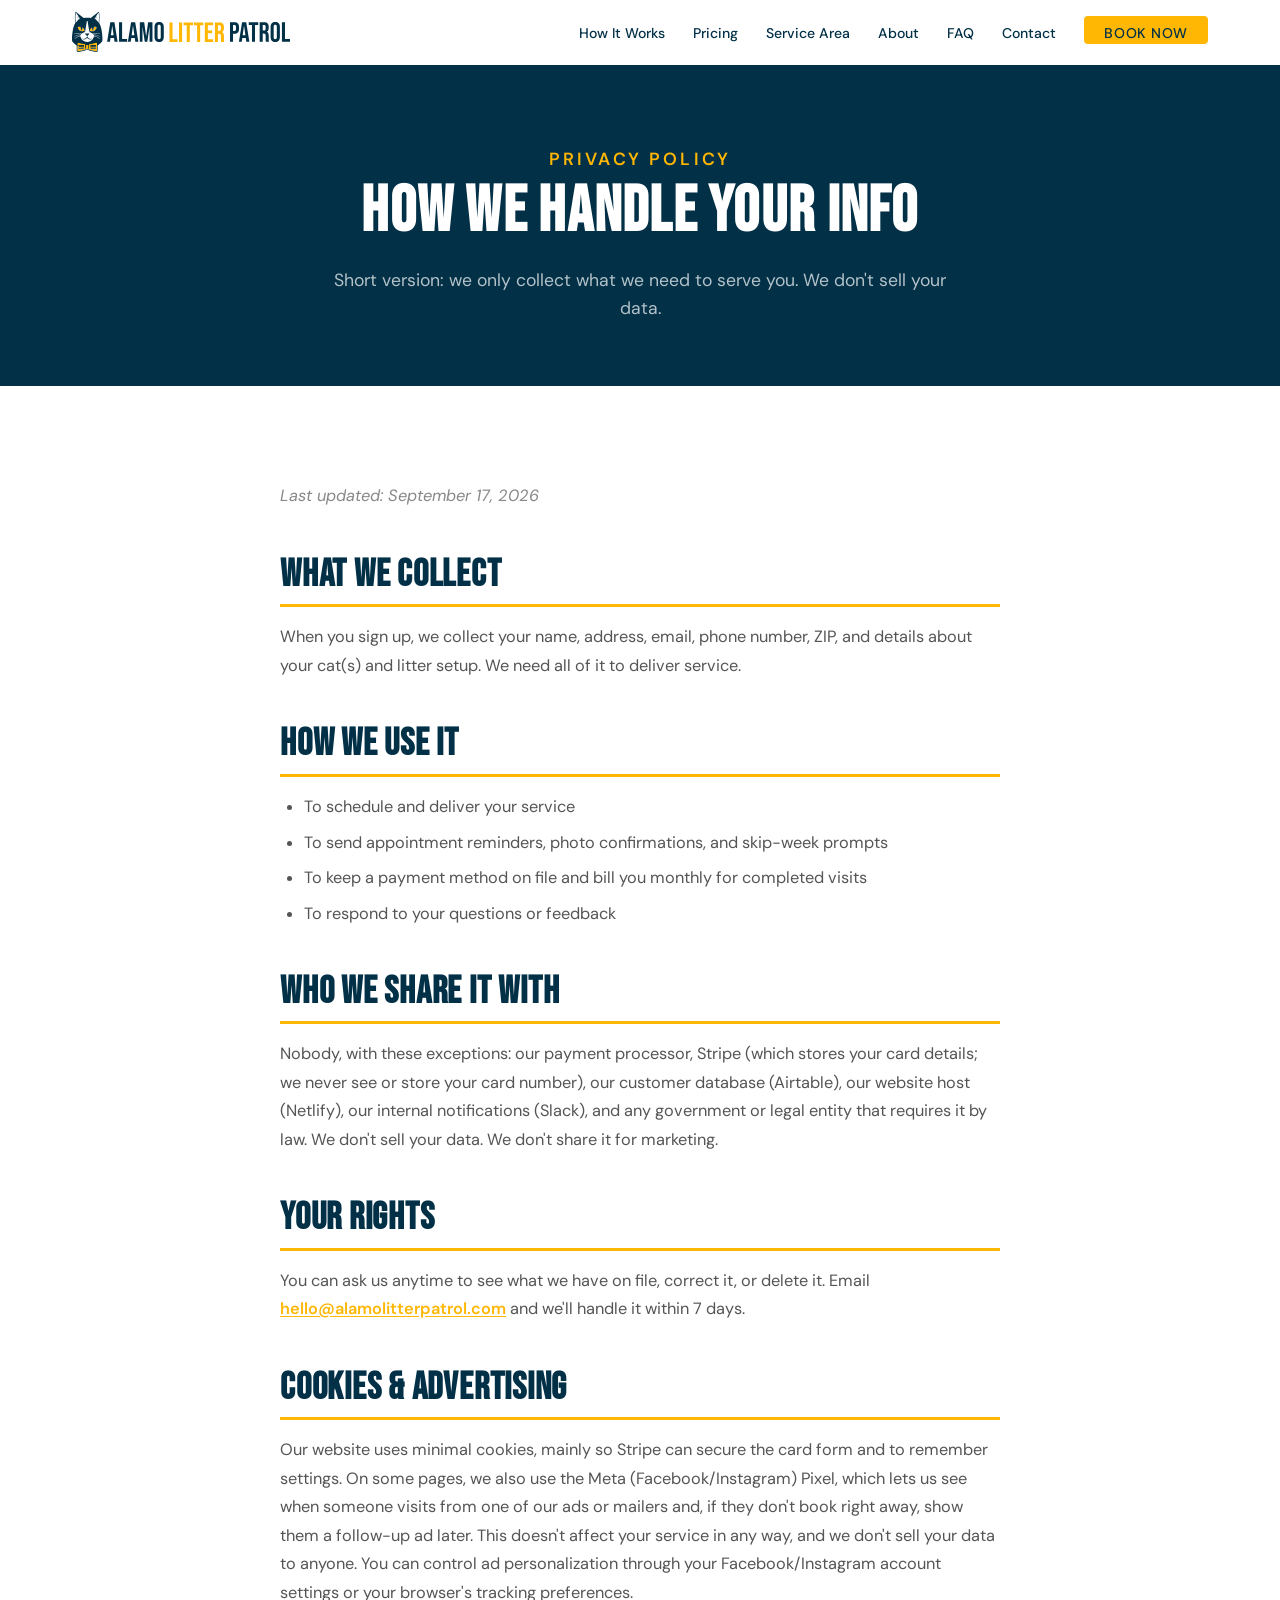
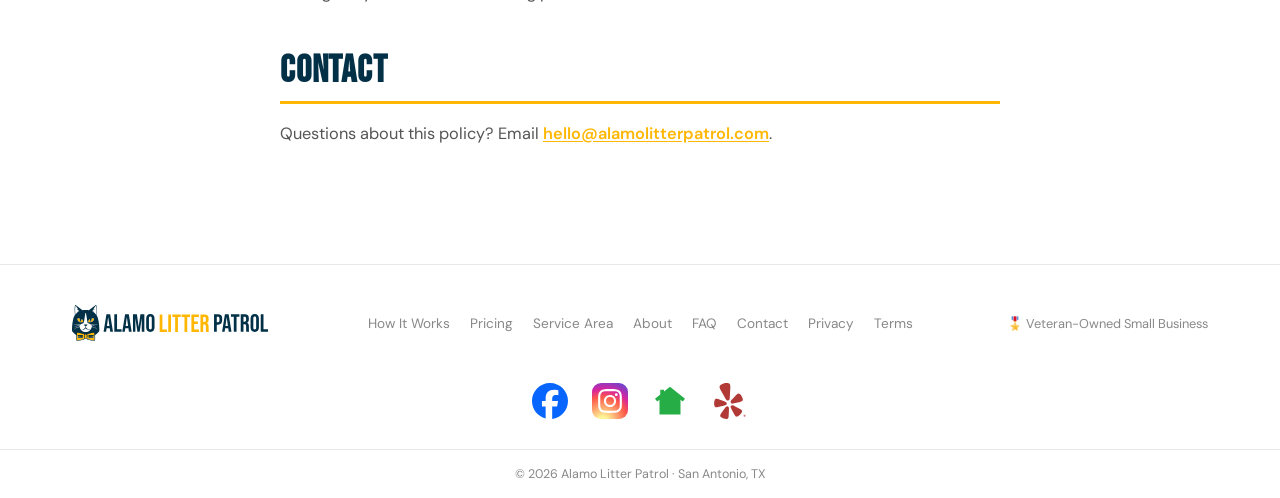
<file: privacy.html>
<!DOCTYPE html>
<html lang="en">
<head>
  <meta charset="UTF-8" />
  <meta name="viewport" content="width=device-width, initial-scale=1.0" />
  <title>Privacy Policy · Alamo Litter Patrol</title>
  <meta name="description" content="Privacy policy for Alamo Litter Patrol." />
  <link rel="canonical" href="https://alamolitterpatrol.com/privacy.html" />
  <link rel="preconnect" href="https://fonts.googleapis.com" />
  <link rel="preconnect" href="https://fonts.gstatic.com" crossorigin />
  <link rel="stylesheet" href="style.css" />
  <link rel="icon" href="/favicon.ico" sizes="48x48" />
  <link rel="icon" type="image/svg+xml" href="/assets/favicon.svg" />
  <link rel="icon" type="image/png" sizes="32x32" href="/assets/favicon-32x32.png" />
  <link rel="icon" type="image/png" sizes="192x192" href="/assets/favicon-192x192.png" />
  <link rel="apple-touch-icon" sizes="180x180" href="/assets/apple-touch-icon.png" />
  <link rel="manifest" href="/manifest.json" />
  <script type="application/ld+json">
  {
    "@context": "https://schema.org",
    "@type": "LocalBusiness",
    "@id": "https://alamolitterpatrol.com/#business",
    "name": "Alamo Litter Patrol",
    "description": "Weekly cat litter box service in San Antonio, Texas. Box swap, Litter-Robot cleaning, and scooping. Litter included, no contracts, cancel anytime. Veteran-owned.",
    "slogan": "Built by cat people. For cat people.",
    "url": "https://alamolitterpatrol.com/",
    "telephone": "+1-210-920-0654",
    "email": "hello@alamolitterpatrol.com",
    "logo": "https://alamolitterpatrol.com/assets/logo.svg",
    "image": "https://alamolitterpatrol.com/assets/og-card.jpg",
    "priceRange": "$$",
    "currenciesAccepted": "USD",
    "paymentAccepted": "Credit Card",
    "address": {
      "@type": "PostalAddress",
      "addressLocality": "San Antonio",
      "addressRegion": "TX",
      "addressCountry": "US"
    },
    "areaServed": [
      {
        "@type": "City",
        "name": "San Antonio"
      },
      {
        "@type": "PostalCodeArea",
        "postalCode": "78238",
        "addressCountry": "US"
      },
      {
        "@type": "PostalCodeArea",
        "postalCode": "78240",
        "addressCountry": "US"
      },
      {
        "@type": "PostalCodeArea",
        "postalCode": "78250",
        "addressCountry": "US"
      },
      {
        "@type": "PostalCodeArea",
        "postalCode": "78230",
        "addressCountry": "US"
      },
      {
        "@type": "PostalCodeArea",
        "postalCode": "78229",
        "addressCountry": "US"
      },
      {
        "@type": "PostalCodeArea",
        "postalCode": "78249",
        "addressCountry": "US"
      },
      {
        "@type": "PostalCodeArea",
        "postalCode": "78231",
        "addressCountry": "US"
      },
      {
        "@type": "PostalCodeArea",
        "postalCode": "78023",
        "addressCountry": "US"
      },
      {
        "@type": "PostalCodeArea",
        "postalCode": "78253",
        "addressCountry": "US"
      }
    ],
    "openingHoursSpecification": [
      {
        "@type": "OpeningHoursSpecification",
        "dayOfWeek": [
          "Monday",
          "Tuesday",
          "Wednesday",
          "Thursday",
          "Friday",
          "Saturday"
        ],
        "opens": "09:00",
        "closes": "18:00"
      }
    ],
    "sameAs": [
      "https://www.facebook.com/profile.php?id=61592431160074",
      "https://www.instagram.com/alamolitterpatrol/",
      "https://nextdoor.com/page/alamo-litter-patrol-san-antonio-tx",
      "https://www.yelp.com/biz/alamo-litter-patrol-san-antonio",
      "https://share.google/ItOj9SzaMpPks5vuP"
    ],
    "potentialAction": {
      "@type": "ReserveAction",
      "name": "Book a service",
      "target": {
        "@type": "EntryPoint",
        "urlTemplate": "https://alamolitterpatrol.com/book.html",
        "actionPlatform": [
          "http://schema.org/DesktopWebPlatform",
          "http://schema.org/MobileWebPlatform"
        ]
      }
    }
  }
  </script>
</head>
<body>

  <a class="skip-link" href="#main">Skip to content</a>

  <header id="site-nav" role="banner">
    <nav aria-label="Main navigation">
      <a href="/" class="nav-logo"><img src="/assets/logo.svg" alt="Alamo Litter Patrol" width="218" height="40" /></a>
      <button class="hamburger" aria-label="Toggle menu" aria-expanded="false">
        <span></span><span></span><span></span>
      </button>
      <ul class="nav-links" id="nav-links">
        <li><a href="/how-it-works.html">How It Works</a></li>
        <li><a href="/pricing.html">Pricing</a></li>
        <li><a href="/service-area.html">Service Area</a></li>
        <li><a href="/about.html">About</a></li>
        <li><a href="/faq.html">FAQ</a></li>
        <li><a href="/contact.html">Contact</a></li>
        <li><a href="/book.html" class="nav-cta">Book Now</a></li>
      </ul>
    </nav>
  </header>

  <main id="main">

    <section class="page-header">
      <p class="eyebrow">PRIVACY POLICY</p>
      <h1>HOW WE HANDLE YOUR INFO</h1>
      <p>Short version: we only collect what we need to serve you. We don't sell your data.</p>
    </section>

    <section class="section-block">
      <div class="container narrow prose">

        <p style="font-style:italic;color:var(--gray-mid);">Last updated: September 17, 2026</p>

        <h2>What we collect</h2>
        <p>When you sign up, we collect your name, address, email, phone number, ZIP, and details about your cat(s) and litter setup. We need all of it to deliver service.</p>

        <h2>How we use it</h2>
        <ul>
          <li>To schedule and deliver your service</li>
          <li>To send appointment reminders, photo confirmations, and skip-week prompts</li>
          <li>To keep a payment method on file and bill you monthly for completed visits</li>
          <li>To respond to your questions or feedback</li>
        </ul>

        <h2>Who we share it with</h2>
        <p>Nobody, with these exceptions: our payment processor, Stripe (which stores your card details; we never see or store your card number), our customer database (Airtable), our website host (Netlify), our internal notifications (Slack), and any government or legal entity that requires it by law. We don't sell your data. We don't share it for marketing.</p>

        <h2>Your rights</h2>
        <p>You can ask us anytime to see what we have on file, correct it, or delete it. Email <a href="mailto:hello@alamolitterpatrol.com" style="color:var(--orange);">hello@alamolitterpatrol.com</a> and we'll handle it within 7 days.</p>

        <h2>Cookies & Advertising</h2>
        <p>Our website uses minimal cookies, mainly so Stripe can secure the card form and to remember settings. On some pages, we also use the Meta (Facebook/Instagram) Pixel, which lets us see when someone visits from one of our ads or mailers and, if they don't book right away, show them a follow-up ad later. This doesn't affect your service in any way, and we don't sell your data to anyone. You can control ad personalization through your Facebook/Instagram account settings or your browser's tracking preferences.</p>

        <h2>Contact</h2>
        <p>Questions about this policy? Email <a href="mailto:hello@alamolitterpatrol.com" style="color:var(--orange);">hello@alamolitterpatrol.com</a>.</p>

      </div>
    </section>

  </main>

  <div class="mobile-cta-bar">
    <a href="/book.html" class="btn btn-orange">📦 BOOK NOW</a>
    <a href="mailto:hello@alamolitterpatrol.com" class="btn btn-outline" style="border-color:var(--white);color:var(--white);">✉️ CONTACT</a>
  </div>

  <footer>
    <div class="footer-top">
      <div class="footer-brand">
        <img src="/assets/logo.svg" alt="Alamo Litter Patrol" width="196" height="36" class="footer-logo-img" loading="lazy" />
      </div>
      <nav class="footer-nav">
        <a href="/how-it-works.html">How It Works</a>
        <a href="/pricing.html">Pricing</a>
        <a href="/service-area.html">Service Area</a>
        <a href="/about.html">About</a>
        <a href="/faq.html">FAQ</a>
        <a href="/contact.html">Contact</a>
        <a href="/privacy.html">Privacy</a>
        <a href="/terms.html">Terms</a>
      </nav>
      <div class="footer-badge">🎖️ Veteran-Owned Small Business</div>
    </div>
    <nav class="footer-social" aria-label="Social profiles">
      <a href="https://www.facebook.com/profile.php?id=61592431160074" target="_blank" rel="noopener" aria-label="Alamo Litter Patrol on Facebook" title="Facebook"><svg viewBox="0 0 24 24" aria-hidden="true"><circle cx="12" cy="12" r="11.5" fill="#FFFFFF"/><path fill="#0866FF" d="M9.101 23.691v-7.98H6.627v-3.667h2.474v-1.58c0-4.085 1.848-5.978 5.858-5.978.401 0 .955.042 1.468.103a8.68 8.68 0 0 1 1.141.195v3.325a8.623 8.623 0 0 0-.653-.036 26.805 26.805 0 0 0-.733-.009c-.707 0-1.259.096-1.675.309a1.686 1.686 0 0 0-.679.622c-.258.42-.374.995-.374 1.752v1.297h3.919l-.386 2.103-.287 1.564h-3.246v8.245C19.396 23.238 24 18.179 24 12.044c0-6.627-5.373-12-12-12s-12 5.373-12 12c0 5.628 3.874 10.35 9.101 11.647Z"/></svg></a>
      <a href="https://www.instagram.com/alamolitterpatrol/" target="_blank" rel="noopener" aria-label="Alamo Litter Patrol on Instagram" title="Instagram"><svg viewBox="0 0 24 24" aria-hidden="true"><defs><radialGradient id="ig-grad" cx="30%" cy="107%" r="150%"><stop offset="0" stop-color="#FDF497"/><stop offset=".09" stop-color="#FDF497"/><stop offset=".45" stop-color="#FD5949"/><stop offset=".6" stop-color="#D6249F"/><stop offset=".9" stop-color="#285AEB"/></radialGradient></defs><rect width="24" height="24" rx="6" fill="url(#ig-grad)"/><path fill="#FFFFFF" transform="translate(12 12) scale(.66) translate(-12 -12)" d="M7.0301.084c-1.2768.0602-2.1487.264-2.911.5634-.7888.3075-1.4575.72-2.1228 1.3877-.6652.6677-1.075 1.3368-1.3802 2.127-.2954.7638-.4956 1.6365-.552 2.914-.0564 1.2775-.0689 1.6882-.0626 4.947.0062 3.2586.0206 3.6671.0825 4.9473.061 1.2765.264 2.1482.5635 2.9107.308.7889.72 1.4573 1.388 2.1228.6679.6655 1.3365 1.0743 2.1285 1.38.7632.295 1.6361.4961 2.9134.552 1.2773.056 1.6884.069 4.9462.0627 3.2578-.0062 3.668-.0207 4.9478-.0814 1.28-.0607 2.147-.2652 2.9098-.5633.7889-.3086 1.4578-.72 2.1228-1.3881.665-.6682 1.0745-1.3378 1.3795-2.1284.2957-.7632.4966-1.636.552-2.9124.056-1.2809.0692-1.6898.063-4.948-.0063-3.2583-.021-3.6668-.0817-4.9465-.0607-1.2797-.264-2.1487-.5633-2.9117-.3084-.7889-.72-1.4568-1.3876-2.1228C21.2982 1.33 20.628.9208 19.8378.6165 19.074.321 18.2017.1197 16.9244.0645 15.6471.0093 15.236-.005 11.977.0014 8.718.0076 8.31.0215 7.0301.0839m.1402 21.6932c-1.17-.0509-1.8053-.2453-2.2287-.408-.5606-.216-.96-.4771-1.3819-.895-.422-.4178-.6811-.8186-.9-1.378-.1644-.4234-.3624-1.058-.4171-2.228-.0595-1.2645-.072-1.6442-.079-4.848-.007-3.2037.0053-3.583.0607-4.848.05-1.169.2456-1.805.408-2.2282.216-.5613.4762-.96.895-1.3816.4188-.4217.8184-.6814 1.3783-.9003.423-.1651 1.0575-.3614 2.227-.4171 1.2655-.06 1.6447-.072 4.848-.079 3.2033-.007 3.5835.005 4.8495.0608 1.169.0508 1.8053.2445 2.228.408.5608.216.96.4754 1.3816.895.4217.4194.6816.8176.9005 1.3787.1653.4217.3617 1.056.4169 2.2263.0602 1.2655.0739 1.645.0796 4.848.0058 3.203-.0055 3.5834-.061 4.848-.051 1.17-.245 1.8055-.408 2.2294-.216.5604-.4763.96-.8954 1.3814-.419.4215-.8181.6811-1.3783.9-.4224.1649-1.0577.3617-2.2262.4174-1.2656.0595-1.6448.072-4.8493.079-3.2045.007-3.5825-.006-4.848-.0608M16.953 5.5864A1.44 1.44 0 1 0 18.39 4.144a1.44 1.44 0 0 0-1.437 1.4424M5.8385 12.012c.0067 3.4032 2.7706 6.1557 6.173 6.1493 3.4026-.0065 6.157-2.7701 6.1506-6.1733-.0065-3.4032-2.771-6.1565-6.174-6.1498-3.403.0067-6.156 2.771-6.1496 6.1738M8 12.0077a4 4 0 1 1 4.008 3.9921A3.9996 3.9996 0 0 1 8 12.0077"/></svg></a>
      <a href="https://nextdoor.com/page/alamo-litter-patrol-san-antonio-tx" target="_blank" rel="noopener" aria-label="Alamo Litter Patrol on Nextdoor" title="Nextdoor"><svg viewBox="0 0 24 24" aria-hidden="true"><path fill="#27AD45" d="M12 2.5 22 10.5l-1.5 1.8-1.5-1.2V21H5v-9.9l-1.5 1.2L2 10.5l3.5-2.8V4.5H8v1.2z"/></svg></a>
      <a href="https://www.yelp.com/biz/alamo-litter-patrol-san-antonio" target="_blank" rel="noopener" aria-label="Alamo Litter Patrol on Yelp" title="Yelp"><svg viewBox="0 0 24 24" aria-hidden="true"><path fill="#B13A37" d="m7.6885 15.1415-3.6715.8483c-.3769.0871-.755.183-1.1452.155-.2611-.0188-.5122-.0414-.7606-.213a1.179 1.179 0 0 1-.331-.3594c-.3486-.5519-.3656-1.3661-.3697-2.0004a6.2874 6.2874 0 0 1 .3314-2.0642 1.857 1.857 0 0 1 .1073-.2474 2.3426 2.3426 0 0 1 .1255-.2165 2.4572 2.4572 0 0 1 .1563-.1975 1.1736 1.1736 0 0 1 .399-.2831 1.082 1.082 0 0 1 .4592-.0837c.2355.0016.5139.052.91.1734.0555.0191.1237.0382.1856.0572.3277.1013.7048.2404 1.1499.3987.6863.2404 1.3663.487 2.0463.7397l1.2117.4423c.2217.0807.4363.18.6412.297.174.0984.3273.2298.4512.387a1.217 1.217 0 0 1 .192.4309 1.2205 1.2205 0 0 1-.872 1.4522c-.0468.0151-.0852.0239-.1085.0293l-1.105.2553-.0031-.001zM18.8208 7.565a1.8506 1.8506 0 0 0-.2042-.1754 2.4082 2.4082 0 0 0-.2077-.1394 2.3607 2.3607 0 0 0-.2269-.109 1.1705 1.1705 0 0 0-.482-.0796 1.0862 1.0862 0 0 0-.4498.1263c-.2107.1048-.4388.2732-.742.5551-.042.0417-.0947.0886-.142.133-.2502.2351-.5286.5252-.8599.863a114.6363 114.6363 0 0 0-1.5166 1.5629l-.8962.9293a4.1897 4.1897 0 0 0-.4466.5483 1.541 1.541 0 0 0-.2364.5459 1.2199 1.2199 0 0 0 .0107.4518l.0046.02a1.218 1.218 0 0 0 1.4184.923 1.162 1.162 0 0 0 .1105-.0213l4.7781-1.104c.3766-.087.7587-.1667 1.097-.3631.2269-.1316.4428-.262.5909-.5252a1.1793 1.1793 0 0 0 .1405-.4683c.0733-.6512-.2668-1.3908-.5403-1.963a6.2792 6.2792 0 0 0-1.2001-1.7103zM8.9703.0754a8.6724 8.6724 0 0 0-.83.1564c-.2754.066-.548.1383-.8146.2236-.868.2844-2.0884.8063-2.295 1.8065-.1165.5655.1595 1.1439.3737 1.66.2595.6254.614 1.1889.9373 1.7777.8543 1.5545 1.7245 3.0993 2.5922 4.6457.259.4617.5416 1.0464 1.043 1.2856a1.058 1.058 0 0 0 .1013.0383c.2248.0851.4699.1016.7041.0471a4.3015 4.3015 0 0 0 .0418-.0097 1.2136 1.2136 0 0 0 .5658-.3397 1.1033 1.1033 0 0 0 .079-.0822c.3463-.435.3454-1.0833.3764-1.6134.1042-1.771.2139-3.5423.3009-5.3142.0332-.6712.1055-1.3333.0655-2.0096-.0328-.5579-.0368-1.1984-.3891-1.6563-.6218-.8073-1.9476-.741-2.8523-.6158zm2.084 15.9505a1.1053 1.1053 0 0 0-1.2306-.4145 1.1398 1.1398 0 0 0-.1526.0633 1.4806 1.4806 0 0 0-.2171.1354c-.1992.1475-.3668.3392-.5196.5315-.0386.049-.074.1143-.12.1562l-.7686 1.0573a113.9168 113.9168 0 0 0-1.2913 1.789c-.278.3895-.5184.7184-.7083 1.0094-.036.0547-.0734.116-.1075.1647-.2277.3522-.3566.6092-.4228.8381a1.0945 1.0945 0 0 0-.046.4721c.0211.1655.0768.3246.1635.467.046.0715.0957.1406.1487.207a2.334 2.334 0 0 0 .1754.1825 1.843 1.843 0 0 0 .2108.1732c.5304.369 1.1112.6342 1.722.8391a6.0958 6.0958 0 0 0 1.5716.3004c.091.0046.1821.0025.2728-.006a2.3878 2.3878 0 0 0 .2506-.0351 2.3862 2.3862 0 0 0 .2447-.071 1.1927 1.1927 0 0 0 .4175-.2658c.1127-.113.1994-.249.2541-.3989.0889-.2214.1473-.5026.1857-.92.0034-.0593.0118-.1305.0177-.1958.0304-.3463.0443-.7531.0666-1.2315.0375-.7357.067-1.4681.0903-2.2026 0 0 .0495-1.3053.0494-1.306.0113-.3008.002-.6342-.0814-.9336a1.396 1.396 0 0 0-.1756-.4054zm8.6754 2.0439c-.1605-.176-.3878-.3514-.7462-.5682-.0518-.0288-.1124-.0674-.1684-.1009-.2985-.1795-.658-.3684-1.078-.5965a120.7615 120.7615 0 0 0-1.9427-1.042l-1.1515-.6107c-.0597-.0175-.1203-.0607-.1766-.0878-.2212-.1058-.4558-.2045-.6992-.2498a1.4915 1.4915 0 0 0-.2545-.0265 1.1527 1.1527 0 0 0-.1648.01 1.1077 1.1077 0 0 0-.9227.9133 1.4186 1.4186 0 0 0 .0159.439c.0563.3065.1932.6096.3346.875l.615 1.1526c.3422.65.6884 1.2963 1.0435 1.9406.229.4202.4196.7799.5982 1.078.0338.056.0721.1163.1011.1682.2173.3584.392.584.569.7458.1146.1107.252.195.4026.247.1583.0525.326.071.4919.0546a2.368 2.368 0 0 0 .251-.0435c.0817-.022.1622-.048.241-.0784a1.863 1.863 0 0 0 .2475-.1143 6.1018 6.1018 0 0 0 1.2818-.9597c.4596-.4522.8659-.9454 1.182-1.51.044-.08.0819-.163.1138-.2483a2.49 2.49 0 0 0 .0773-.2411c.0186-.083.033-.1669.0429-.2513a1.188 1.188 0 0 0-.0565-.491 1.0933 1.0933 0 0 0-.248-.4041zm2.86 3.742a.8523.8523 0 0 1-.111.4236c-.074.132-.178.2377-.3115.3172a.8428.8428 0 0 1-.4385.119.847.847 0 0 1-.4373-.1179.8526.8526 0 0 1-.3125-.3171.8548.8548 0 0 1-.111-.4248c0-.1526.038-.2958.1143-.4294a.8405.8405 0 0 1 .315-.3159.849.849 0 0 1 .4315-.1156.8514.8514 0 0 1 .4294.1144.84.84 0 0 1 .316.3148.8494.8494 0 0 1 .1156.4317zm-.1202 0c0-.1328-.0332-.256-.0996-.3698s-.1564-.2038-.2702-.2702a.7125.7125 0 0 0-.371-.1007.7204.7204 0 0 0-.3698.0996.7487.7487 0 0 0-.2713.2702.7181.7181 0 0 0-.0996.3709c0 .132.0332.2557.0996.371a.7355.7355 0 0 0 .2713.2713.7354.7354 0 0 0 .3698.0985.7205.7205 0 0 0 .3698-.0996.7423.7423 0 0 0 .2702-.2691.7186.7186 0 0 0 .1008-.3721zm-.577.0584.2724.4522h-.1922l-.237-.4052h-.1546v.4052h-.1695v-1.02h.2988c.1268 0 .2195.0247.2783.0744.0595.0496.0892.1252.0892.2267a.2785.2785 0 0 1-.0492.1625c-.032.0466-.0775.0813-.1362.1042zm-.0412-.1408a.1532.1532 0 0 0 .056-.1214c0-.0573-.0164-.0981-.0491-.1225-.0329-.0251-.0847-.0377-.1557-.0377h-.1214v.3285h.1237c.061 0 .1098-.0157.1465-.047z"/></svg></a>
    </nav>
    <div class="footer-bottom">&copy; 2026 Alamo Litter Patrol &middot; San Antonio, TX</div>
  </footer>

  <script src="script.js"></script>
</body>
</html>
</file>
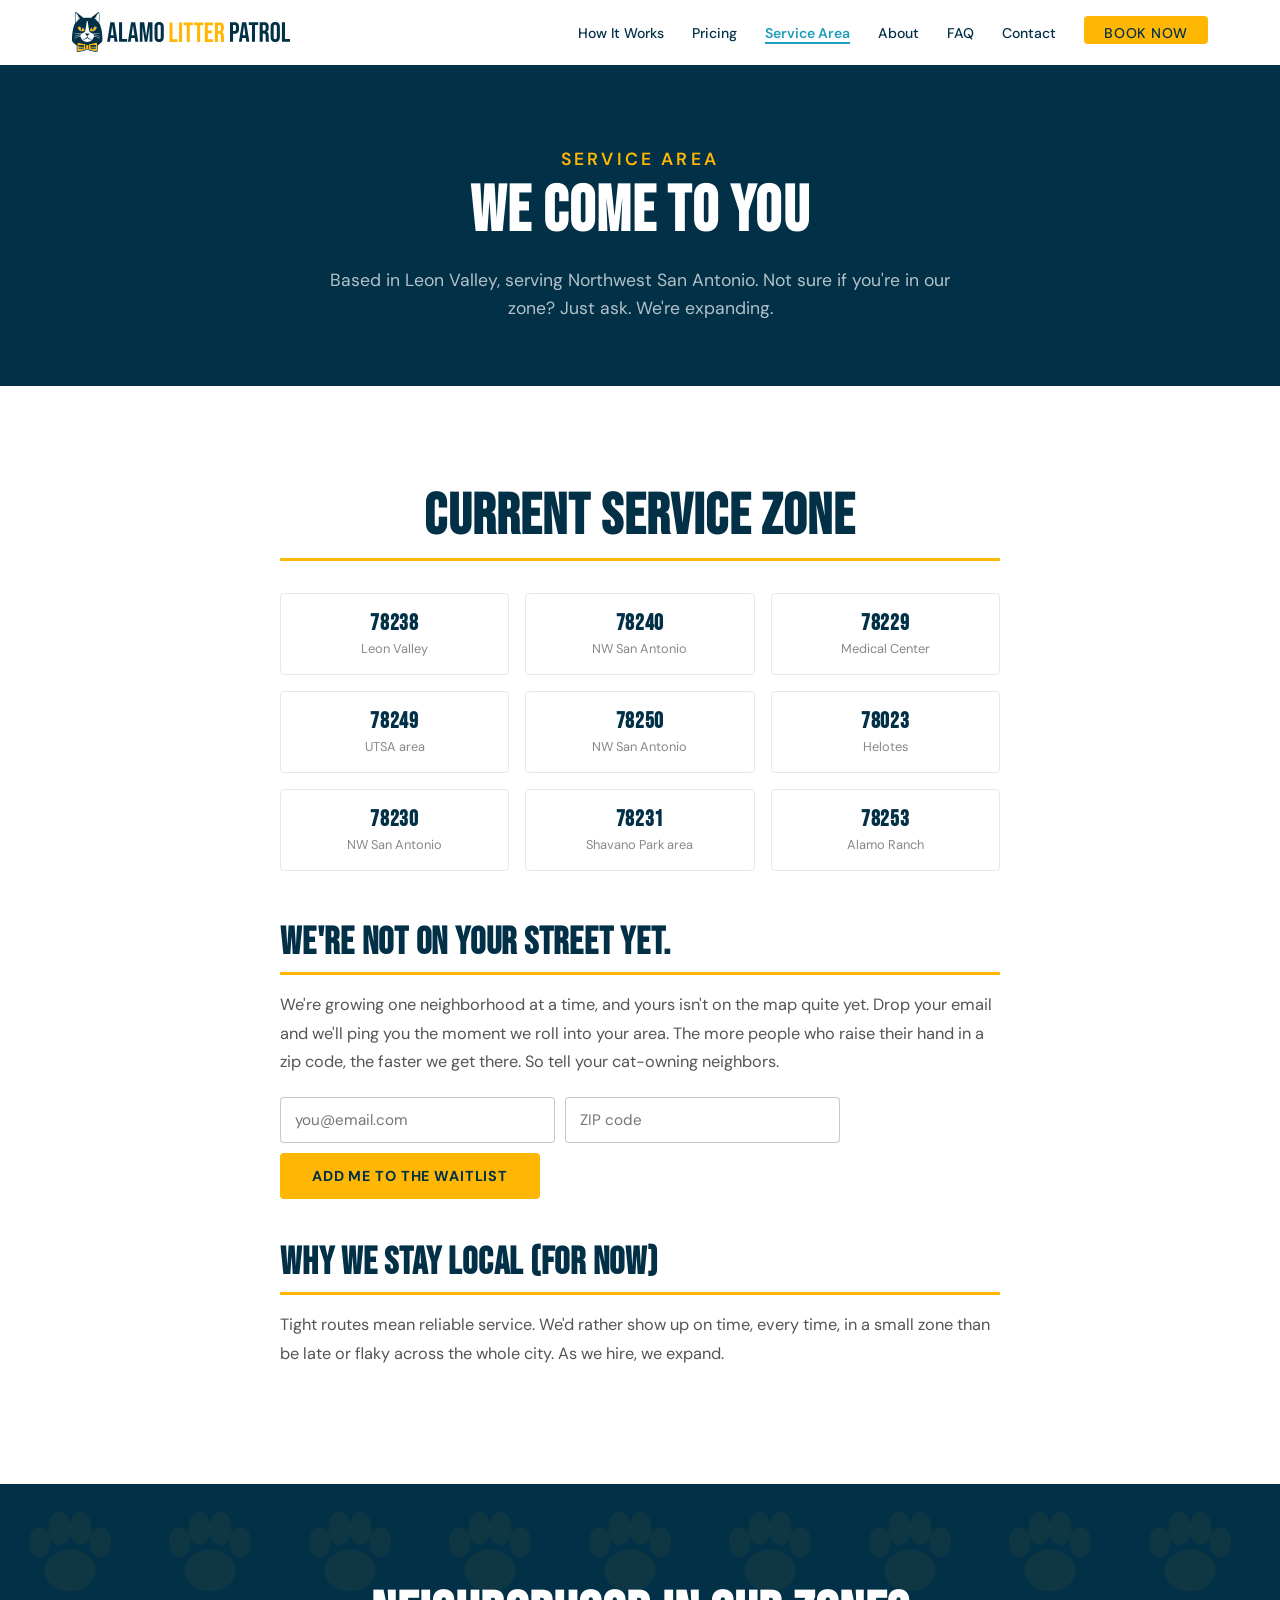
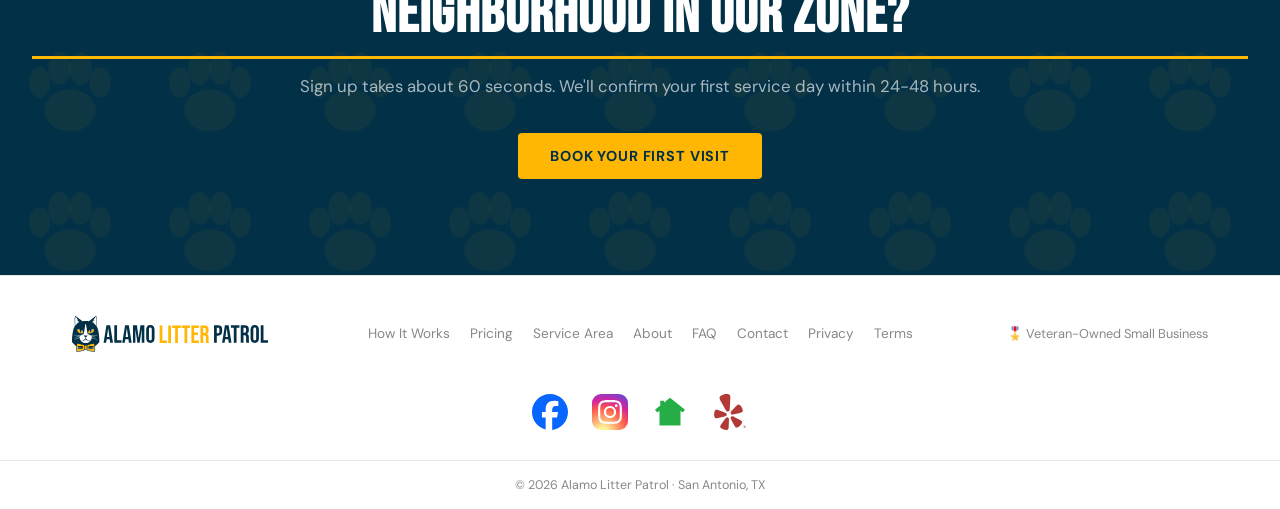
<file: service-area.html>
<!DOCTYPE html>
<html lang="en">
<head>
  <meta charset="UTF-8" />
  <meta name="viewport" content="width=device-width, initial-scale=1.0" />
  <title>Service Area · Alamo Litter Patrol</title>
  <meta name="description" content="We serve Leon Valley, Helotes, Alamo Ranch, NW San Antonio, Medical Center, and UTSA area. Not sure if you're in our zone? Just ask." />
  <link rel="canonical" href="https://alamolitterpatrol.com/service-area.html" />
  <meta property="og:type" content="website" />
  <meta property="og:url" content="https://alamolitterpatrol.com/service-area.html" />
  <meta property="og:title" content="Service Area · Alamo Litter Patrol" />
  <meta property="og:description" content="We serve Leon Valley, Helotes, Alamo Ranch, NW San Antonio, Medical Center, and UTSA area. Not sure if you're in our zone? Just ask." />
  <meta property="og:image" content="https://alamolitterpatrol.com/assets/og-card.jpg" />
  <meta property="og:image:alt" content="Bug, the Alamo Litter Patrol tuxedo cat mascot" />
  <meta name="twitter:card" content="summary_large_image" />
  <link rel="preconnect" href="https://fonts.googleapis.com" />
  <link rel="preconnect" href="https://fonts.gstatic.com" crossorigin />
  <link rel="stylesheet" href="style.css" />
  <link rel="icon" href="/favicon.ico" sizes="48x48" />
  <link rel="icon" type="image/svg+xml" href="/assets/favicon.svg" />
  <link rel="icon" type="image/png" sizes="32x32" href="/assets/favicon-32x32.png" />
  <link rel="icon" type="image/png" sizes="192x192" href="/assets/favicon-192x192.png" />
  <link rel="apple-touch-icon" sizes="180x180" href="/assets/apple-touch-icon.png" />
  <link rel="manifest" href="/manifest.json" />
  <script type="application/ld+json">
  {
    "@context": "https://schema.org",
    "@type": "LocalBusiness",
    "@id": "https://alamolitterpatrol.com/#business",
    "name": "Alamo Litter Patrol",
    "description": "Weekly cat litter box service in San Antonio, Texas. Box swap, Litter-Robot cleaning, and scooping. Litter included, no contracts, cancel anytime. Veteran-owned.",
    "slogan": "Built by cat people. For cat people.",
    "url": "https://alamolitterpatrol.com/",
    "telephone": "+1-210-920-0654",
    "email": "hello@alamolitterpatrol.com",
    "logo": "https://alamolitterpatrol.com/assets/logo.svg",
    "image": "https://alamolitterpatrol.com/assets/og-card.jpg",
    "priceRange": "$$",
    "currenciesAccepted": "USD",
    "paymentAccepted": "Credit Card",
    "address": {
      "@type": "PostalAddress",
      "addressLocality": "San Antonio",
      "addressRegion": "TX",
      "addressCountry": "US"
    },
    "areaServed": [
      {
        "@type": "City",
        "name": "San Antonio"
      },
      {
        "@type": "PostalCodeArea",
        "postalCode": "78238",
        "addressCountry": "US"
      },
      {
        "@type": "PostalCodeArea",
        "postalCode": "78240",
        "addressCountry": "US"
      },
      {
        "@type": "PostalCodeArea",
        "postalCode": "78250",
        "addressCountry": "US"
      },
      {
        "@type": "PostalCodeArea",
        "postalCode": "78230",
        "addressCountry": "US"
      },
      {
        "@type": "PostalCodeArea",
        "postalCode": "78229",
        "addressCountry": "US"
      },
      {
        "@type": "PostalCodeArea",
        "postalCode": "78249",
        "addressCountry": "US"
      },
      {
        "@type": "PostalCodeArea",
        "postalCode": "78231",
        "addressCountry": "US"
      },
      {
        "@type": "PostalCodeArea",
        "postalCode": "78023",
        "addressCountry": "US"
      },
      {
        "@type": "PostalCodeArea",
        "postalCode": "78253",
        "addressCountry": "US"
      }
    ],
    "openingHoursSpecification": [
      {
        "@type": "OpeningHoursSpecification",
        "dayOfWeek": [
          "Monday",
          "Tuesday",
          "Wednesday",
          "Thursday",
          "Friday",
          "Saturday"
        ],
        "opens": "09:00",
        "closes": "18:00"
      }
    ],
    "sameAs": [
      "https://www.facebook.com/profile.php?id=61592431160074",
      "https://www.instagram.com/alamolitterpatrol/",
      "https://nextdoor.com/page/alamo-litter-patrol-san-antonio-tx",
      "https://www.yelp.com/biz/alamo-litter-patrol-san-antonio",
      "https://share.google/ItOj9SzaMpPks5vuP"
    ],
    "potentialAction": {
      "@type": "ReserveAction",
      "name": "Book a service",
      "target": {
        "@type": "EntryPoint",
        "urlTemplate": "https://alamolitterpatrol.com/book.html",
        "actionPlatform": [
          "http://schema.org/DesktopWebPlatform",
          "http://schema.org/MobileWebPlatform"
        ]
      }
    }
  }
  </script>
</head>
<body>

  <a class="skip-link" href="#main">Skip to content</a>

  <header id="site-nav" role="banner">
    <nav aria-label="Main navigation">
      <a href="/" class="nav-logo"><img src="/assets/logo.svg" alt="Alamo Litter Patrol" width="218" height="40" /></a>
      <button class="hamburger" aria-label="Toggle menu" aria-expanded="false">
        <span></span><span></span><span></span>
      </button>
      <ul class="nav-links" id="nav-links">
        <li><a href="/how-it-works.html">How It Works</a></li>
        <li><a href="/pricing.html">Pricing</a></li>
        <li><a href="/service-area.html">Service Area</a></li>
        <li><a href="/about.html">About</a></li>
        <li><a href="/faq.html">FAQ</a></li>
        <li><a href="/contact.html">Contact</a></li>
        <li><a href="/book.html" class="nav-cta">Book Now</a></li>
      </ul>
    </nav>
  </header>

  <main id="main">

    <section class="page-header">
      <p class="eyebrow">SERVICE AREA</p>
      <h1>WE COME TO YOU</h1>
      <p>Based in Leon Valley, serving Northwest San Antonio. Not sure if you're in our zone? Just ask. We're expanding.</p>
    </section>

    <section class="section-block">
      <div class="container narrow">
        <h2 class="section-heading">Current Service Zone</h2>

        <div class="zip-grid">
          <div class="zip-chip"><strong>78238</strong><span>Leon Valley</span></div>
          <div class="zip-chip"><strong>78240</strong><span>NW San Antonio</span></div>
          <div class="zip-chip"><strong>78229</strong><span>Medical Center</span></div>
          <div class="zip-chip"><strong>78249</strong><span>UTSA area</span></div>
          <div class="zip-chip"><strong>78250</strong><span>NW San Antonio</span></div>
          <div class="zip-chip"><strong>78023</strong><span>Helotes</span></div>
          <div class="zip-chip"><strong>78230</strong><span>NW San Antonio</span></div>
          <div class="zip-chip"><strong>78231</strong><span>Shavano Park area</span></div>
          <div class="zip-chip"><strong>78253</strong><span>Alamo Ranch</span></div>
        </div>

        <div class="prose" style="margin-top:3rem;">
          <h2>We're not on your street yet.</h2>
          <p>We're growing one neighborhood at a time, and yours isn't on the map quite yet. Drop your email and we'll ping you the moment we roll into your area. The more people who raise their hand in a zip code, the faster we get there. So tell your cat-owning neighbors.</p>

          <form class="waitlist-form" name="out-of-area-waitlist" method="POST" data-netlify="true" netlify-honeypot="bot-field">
            <input type="hidden" name="form-name" value="out-of-area-waitlist" />
            <p class="waitlist-honeypot">
              <label>Don't fill this out: <input name="bot-field" tabindex="-1" autocomplete="off" /></label>
            </p>
            <div class="waitlist-fields">
              <input type="email" name="email" class="waitlist-input" placeholder="you@email.com" aria-label="Email address" required />
              <input type="text" name="zip" class="waitlist-input" placeholder="ZIP code" aria-label="ZIP code" required pattern="[0-9]{5}" inputmode="numeric" />
              <button type="submit" class="btn btn-orange waitlist-submit">Add me to the waitlist</button>
            </div>
            <p class="waitlist-error" hidden>Something went wrong. Please try again.</p>
          </form>

          <h2>Why we stay local (for now)</h2>
          <p>Tight routes mean reliable service. We'd rather show up on time, every time, in a small zone than be late or flaky across the whole city. As we hire, we expand.</p>
        </div>
      </div>
    </section>

    <section class="cta-band">
      <h2>NEIGHBORHOOD IN OUR ZONE?</h2>
      <p>Sign up takes about 60 seconds. We'll confirm your first service day within 24-48 hours.</p>
      <a href="/book.html" class="btn btn-orange">BOOK YOUR FIRST VISIT</a>
    </section>

  </main>

  <div class="mobile-cta-bar">
    <a href="/book.html" class="btn btn-orange">📦 BOOK NOW</a>
    <a href="mailto:hello@alamolitterpatrol.com" class="btn btn-outline" style="border-color:var(--white);color:var(--white);">✉️ CONTACT</a>
  </div>

  <footer>
    <div class="footer-top">
      <div class="footer-brand">
        <img src="/assets/logo.svg" alt="Alamo Litter Patrol" width="196" height="36" class="footer-logo-img" loading="lazy" />
      </div>
      <nav class="footer-nav">
        <a href="/how-it-works.html">How It Works</a>
        <a href="/pricing.html">Pricing</a>
        <a href="/service-area.html">Service Area</a>
        <a href="/about.html">About</a>
        <a href="/faq.html">FAQ</a>
        <a href="/contact.html">Contact</a>
        <a href="/privacy.html">Privacy</a>
        <a href="/terms.html">Terms</a>
      </nav>
      <div class="footer-badge">🎖️ Veteran-Owned Small Business</div>
    </div>
    <nav class="footer-social" aria-label="Social profiles">
      <a href="https://www.facebook.com/profile.php?id=61592431160074" target="_blank" rel="noopener" aria-label="Alamo Litter Patrol on Facebook" title="Facebook"><svg viewBox="0 0 24 24" aria-hidden="true"><circle cx="12" cy="12" r="11.5" fill="#FFFFFF"/><path fill="#0866FF" d="M9.101 23.691v-7.98H6.627v-3.667h2.474v-1.58c0-4.085 1.848-5.978 5.858-5.978.401 0 .955.042 1.468.103a8.68 8.68 0 0 1 1.141.195v3.325a8.623 8.623 0 0 0-.653-.036 26.805 26.805 0 0 0-.733-.009c-.707 0-1.259.096-1.675.309a1.686 1.686 0 0 0-.679.622c-.258.42-.374.995-.374 1.752v1.297h3.919l-.386 2.103-.287 1.564h-3.246v8.245C19.396 23.238 24 18.179 24 12.044c0-6.627-5.373-12-12-12s-12 5.373-12 12c0 5.628 3.874 10.35 9.101 11.647Z"/></svg></a>
      <a href="https://www.instagram.com/alamolitterpatrol/" target="_blank" rel="noopener" aria-label="Alamo Litter Patrol on Instagram" title="Instagram"><svg viewBox="0 0 24 24" aria-hidden="true"><defs><radialGradient id="ig-grad" cx="30%" cy="107%" r="150%"><stop offset="0" stop-color="#FDF497"/><stop offset=".09" stop-color="#FDF497"/><stop offset=".45" stop-color="#FD5949"/><stop offset=".6" stop-color="#D6249F"/><stop offset=".9" stop-color="#285AEB"/></radialGradient></defs><rect width="24" height="24" rx="6" fill="url(#ig-grad)"/><path fill="#FFFFFF" transform="translate(12 12) scale(.66) translate(-12 -12)" d="M7.0301.084c-1.2768.0602-2.1487.264-2.911.5634-.7888.3075-1.4575.72-2.1228 1.3877-.6652.6677-1.075 1.3368-1.3802 2.127-.2954.7638-.4956 1.6365-.552 2.914-.0564 1.2775-.0689 1.6882-.0626 4.947.0062 3.2586.0206 3.6671.0825 4.9473.061 1.2765.264 2.1482.5635 2.9107.308.7889.72 1.4573 1.388 2.1228.6679.6655 1.3365 1.0743 2.1285 1.38.7632.295 1.6361.4961 2.9134.552 1.2773.056 1.6884.069 4.9462.0627 3.2578-.0062 3.668-.0207 4.9478-.0814 1.28-.0607 2.147-.2652 2.9098-.5633.7889-.3086 1.4578-.72 2.1228-1.3881.665-.6682 1.0745-1.3378 1.3795-2.1284.2957-.7632.4966-1.636.552-2.9124.056-1.2809.0692-1.6898.063-4.948-.0063-3.2583-.021-3.6668-.0817-4.9465-.0607-1.2797-.264-2.1487-.5633-2.9117-.3084-.7889-.72-1.4568-1.3876-2.1228C21.2982 1.33 20.628.9208 19.8378.6165 19.074.321 18.2017.1197 16.9244.0645 15.6471.0093 15.236-.005 11.977.0014 8.718.0076 8.31.0215 7.0301.0839m.1402 21.6932c-1.17-.0509-1.8053-.2453-2.2287-.408-.5606-.216-.96-.4771-1.3819-.895-.422-.4178-.6811-.8186-.9-1.378-.1644-.4234-.3624-1.058-.4171-2.228-.0595-1.2645-.072-1.6442-.079-4.848-.007-3.2037.0053-3.583.0607-4.848.05-1.169.2456-1.805.408-2.2282.216-.5613.4762-.96.895-1.3816.4188-.4217.8184-.6814 1.3783-.9003.423-.1651 1.0575-.3614 2.227-.4171 1.2655-.06 1.6447-.072 4.848-.079 3.2033-.007 3.5835.005 4.8495.0608 1.169.0508 1.8053.2445 2.228.408.5608.216.96.4754 1.3816.895.4217.4194.6816.8176.9005 1.3787.1653.4217.3617 1.056.4169 2.2263.0602 1.2655.0739 1.645.0796 4.848.0058 3.203-.0055 3.5834-.061 4.848-.051 1.17-.245 1.8055-.408 2.2294-.216.5604-.4763.96-.8954 1.3814-.419.4215-.8181.6811-1.3783.9-.4224.1649-1.0577.3617-2.2262.4174-1.2656.0595-1.6448.072-4.8493.079-3.2045.007-3.5825-.006-4.848-.0608M16.953 5.5864A1.44 1.44 0 1 0 18.39 4.144a1.44 1.44 0 0 0-1.437 1.4424M5.8385 12.012c.0067 3.4032 2.7706 6.1557 6.173 6.1493 3.4026-.0065 6.157-2.7701 6.1506-6.1733-.0065-3.4032-2.771-6.1565-6.174-6.1498-3.403.0067-6.156 2.771-6.1496 6.1738M8 12.0077a4 4 0 1 1 4.008 3.9921A3.9996 3.9996 0 0 1 8 12.0077"/></svg></a>
      <a href="https://nextdoor.com/page/alamo-litter-patrol-san-antonio-tx" target="_blank" rel="noopener" aria-label="Alamo Litter Patrol on Nextdoor" title="Nextdoor"><svg viewBox="0 0 24 24" aria-hidden="true"><path fill="#27AD45" d="M12 2.5 22 10.5l-1.5 1.8-1.5-1.2V21H5v-9.9l-1.5 1.2L2 10.5l3.5-2.8V4.5H8v1.2z"/></svg></a>
      <a href="https://www.yelp.com/biz/alamo-litter-patrol-san-antonio" target="_blank" rel="noopener" aria-label="Alamo Litter Patrol on Yelp" title="Yelp"><svg viewBox="0 0 24 24" aria-hidden="true"><path fill="#B13A37" d="m7.6885 15.1415-3.6715.8483c-.3769.0871-.755.183-1.1452.155-.2611-.0188-.5122-.0414-.7606-.213a1.179 1.179 0 0 1-.331-.3594c-.3486-.5519-.3656-1.3661-.3697-2.0004a6.2874 6.2874 0 0 1 .3314-2.0642 1.857 1.857 0 0 1 .1073-.2474 2.3426 2.3426 0 0 1 .1255-.2165 2.4572 2.4572 0 0 1 .1563-.1975 1.1736 1.1736 0 0 1 .399-.2831 1.082 1.082 0 0 1 .4592-.0837c.2355.0016.5139.052.91.1734.0555.0191.1237.0382.1856.0572.3277.1013.7048.2404 1.1499.3987.6863.2404 1.3663.487 2.0463.7397l1.2117.4423c.2217.0807.4363.18.6412.297.174.0984.3273.2298.4512.387a1.217 1.217 0 0 1 .192.4309 1.2205 1.2205 0 0 1-.872 1.4522c-.0468.0151-.0852.0239-.1085.0293l-1.105.2553-.0031-.001zM18.8208 7.565a1.8506 1.8506 0 0 0-.2042-.1754 2.4082 2.4082 0 0 0-.2077-.1394 2.3607 2.3607 0 0 0-.2269-.109 1.1705 1.1705 0 0 0-.482-.0796 1.0862 1.0862 0 0 0-.4498.1263c-.2107.1048-.4388.2732-.742.5551-.042.0417-.0947.0886-.142.133-.2502.2351-.5286.5252-.8599.863a114.6363 114.6363 0 0 0-1.5166 1.5629l-.8962.9293a4.1897 4.1897 0 0 0-.4466.5483 1.541 1.541 0 0 0-.2364.5459 1.2199 1.2199 0 0 0 .0107.4518l.0046.02a1.218 1.218 0 0 0 1.4184.923 1.162 1.162 0 0 0 .1105-.0213l4.7781-1.104c.3766-.087.7587-.1667 1.097-.3631.2269-.1316.4428-.262.5909-.5252a1.1793 1.1793 0 0 0 .1405-.4683c.0733-.6512-.2668-1.3908-.5403-1.963a6.2792 6.2792 0 0 0-1.2001-1.7103zM8.9703.0754a8.6724 8.6724 0 0 0-.83.1564c-.2754.066-.548.1383-.8146.2236-.868.2844-2.0884.8063-2.295 1.8065-.1165.5655.1595 1.1439.3737 1.66.2595.6254.614 1.1889.9373 1.7777.8543 1.5545 1.7245 3.0993 2.5922 4.6457.259.4617.5416 1.0464 1.043 1.2856a1.058 1.058 0 0 0 .1013.0383c.2248.0851.4699.1016.7041.0471a4.3015 4.3015 0 0 0 .0418-.0097 1.2136 1.2136 0 0 0 .5658-.3397 1.1033 1.1033 0 0 0 .079-.0822c.3463-.435.3454-1.0833.3764-1.6134.1042-1.771.2139-3.5423.3009-5.3142.0332-.6712.1055-1.3333.0655-2.0096-.0328-.5579-.0368-1.1984-.3891-1.6563-.6218-.8073-1.9476-.741-2.8523-.6158zm2.084 15.9505a1.1053 1.1053 0 0 0-1.2306-.4145 1.1398 1.1398 0 0 0-.1526.0633 1.4806 1.4806 0 0 0-.2171.1354c-.1992.1475-.3668.3392-.5196.5315-.0386.049-.074.1143-.12.1562l-.7686 1.0573a113.9168 113.9168 0 0 0-1.2913 1.789c-.278.3895-.5184.7184-.7083 1.0094-.036.0547-.0734.116-.1075.1647-.2277.3522-.3566.6092-.4228.8381a1.0945 1.0945 0 0 0-.046.4721c.0211.1655.0768.3246.1635.467.046.0715.0957.1406.1487.207a2.334 2.334 0 0 0 .1754.1825 1.843 1.843 0 0 0 .2108.1732c.5304.369 1.1112.6342 1.722.8391a6.0958 6.0958 0 0 0 1.5716.3004c.091.0046.1821.0025.2728-.006a2.3878 2.3878 0 0 0 .2506-.0351 2.3862 2.3862 0 0 0 .2447-.071 1.1927 1.1927 0 0 0 .4175-.2658c.1127-.113.1994-.249.2541-.3989.0889-.2214.1473-.5026.1857-.92.0034-.0593.0118-.1305.0177-.1958.0304-.3463.0443-.7531.0666-1.2315.0375-.7357.067-1.4681.0903-2.2026 0 0 .0495-1.3053.0494-1.306.0113-.3008.002-.6342-.0814-.9336a1.396 1.396 0 0 0-.1756-.4054zm8.6754 2.0439c-.1605-.176-.3878-.3514-.7462-.5682-.0518-.0288-.1124-.0674-.1684-.1009-.2985-.1795-.658-.3684-1.078-.5965a120.7615 120.7615 0 0 0-1.9427-1.042l-1.1515-.6107c-.0597-.0175-.1203-.0607-.1766-.0878-.2212-.1058-.4558-.2045-.6992-.2498a1.4915 1.4915 0 0 0-.2545-.0265 1.1527 1.1527 0 0 0-.1648.01 1.1077 1.1077 0 0 0-.9227.9133 1.4186 1.4186 0 0 0 .0159.439c.0563.3065.1932.6096.3346.875l.615 1.1526c.3422.65.6884 1.2963 1.0435 1.9406.229.4202.4196.7799.5982 1.078.0338.056.0721.1163.1011.1682.2173.3584.392.584.569.7458.1146.1107.252.195.4026.247.1583.0525.326.071.4919.0546a2.368 2.368 0 0 0 .251-.0435c.0817-.022.1622-.048.241-.0784a1.863 1.863 0 0 0 .2475-.1143 6.1018 6.1018 0 0 0 1.2818-.9597c.4596-.4522.8659-.9454 1.182-1.51.044-.08.0819-.163.1138-.2483a2.49 2.49 0 0 0 .0773-.2411c.0186-.083.033-.1669.0429-.2513a1.188 1.188 0 0 0-.0565-.491 1.0933 1.0933 0 0 0-.248-.4041zm2.86 3.742a.8523.8523 0 0 1-.111.4236c-.074.132-.178.2377-.3115.3172a.8428.8428 0 0 1-.4385.119.847.847 0 0 1-.4373-.1179.8526.8526 0 0 1-.3125-.3171.8548.8548 0 0 1-.111-.4248c0-.1526.038-.2958.1143-.4294a.8405.8405 0 0 1 .315-.3159.849.849 0 0 1 .4315-.1156.8514.8514 0 0 1 .4294.1144.84.84 0 0 1 .316.3148.8494.8494 0 0 1 .1156.4317zm-.1202 0c0-.1328-.0332-.256-.0996-.3698s-.1564-.2038-.2702-.2702a.7125.7125 0 0 0-.371-.1007.7204.7204 0 0 0-.3698.0996.7487.7487 0 0 0-.2713.2702.7181.7181 0 0 0-.0996.3709c0 .132.0332.2557.0996.371a.7355.7355 0 0 0 .2713.2713.7354.7354 0 0 0 .3698.0985.7205.7205 0 0 0 .3698-.0996.7423.7423 0 0 0 .2702-.2691.7186.7186 0 0 0 .1008-.3721zm-.577.0584.2724.4522h-.1922l-.237-.4052h-.1546v.4052h-.1695v-1.02h.2988c.1268 0 .2195.0247.2783.0744.0595.0496.0892.1252.0892.2267a.2785.2785 0 0 1-.0492.1625c-.032.0466-.0775.0813-.1362.1042zm-.0412-.1408a.1532.1532 0 0 0 .056-.1214c0-.0573-.0164-.0981-.0491-.1225-.0329-.0251-.0847-.0377-.1557-.0377h-.1214v.3285h.1237c.061 0 .1098-.0157.1465-.047z"/></svg></a>
    </nav>
    <div class="footer-bottom">&copy; 2026 Alamo Litter Patrol &middot; San Antonio, TX</div>
  </footer>

  <script src="script.js"></script>
</body>
</html>
</file>
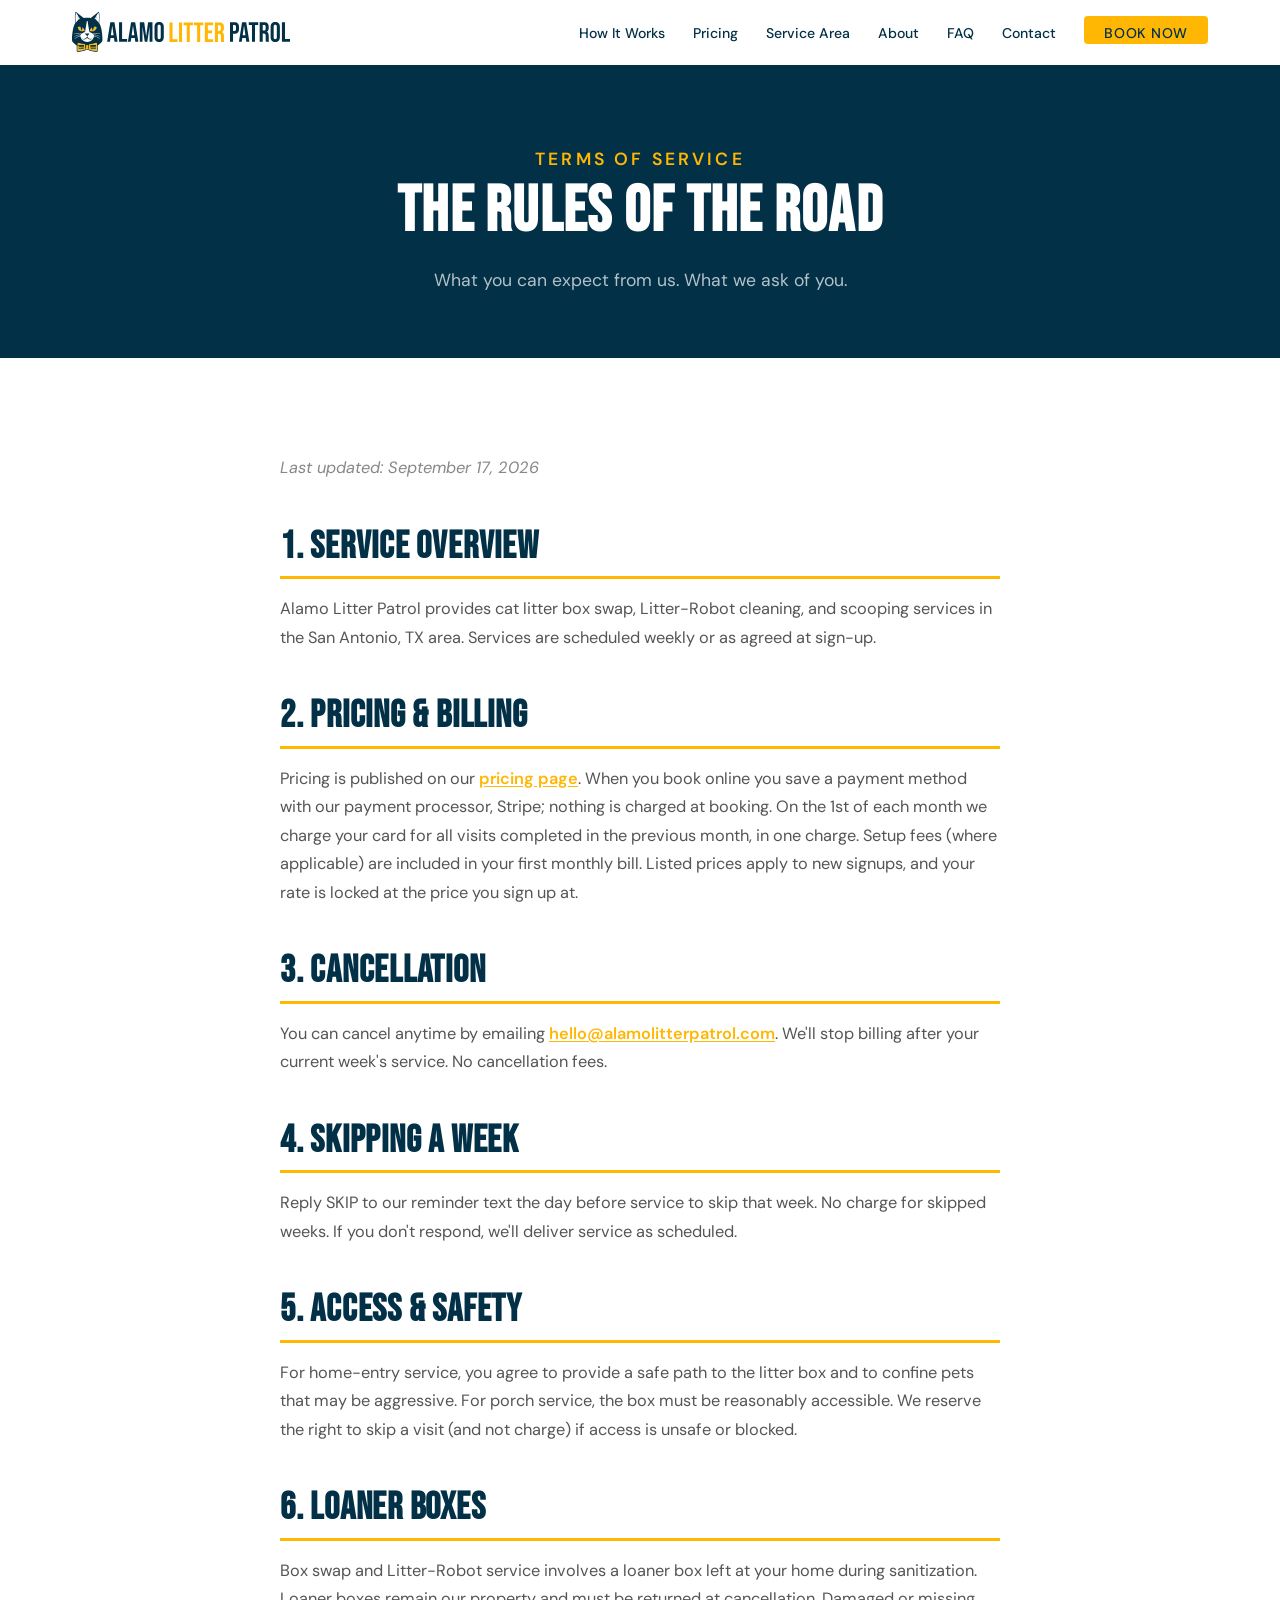
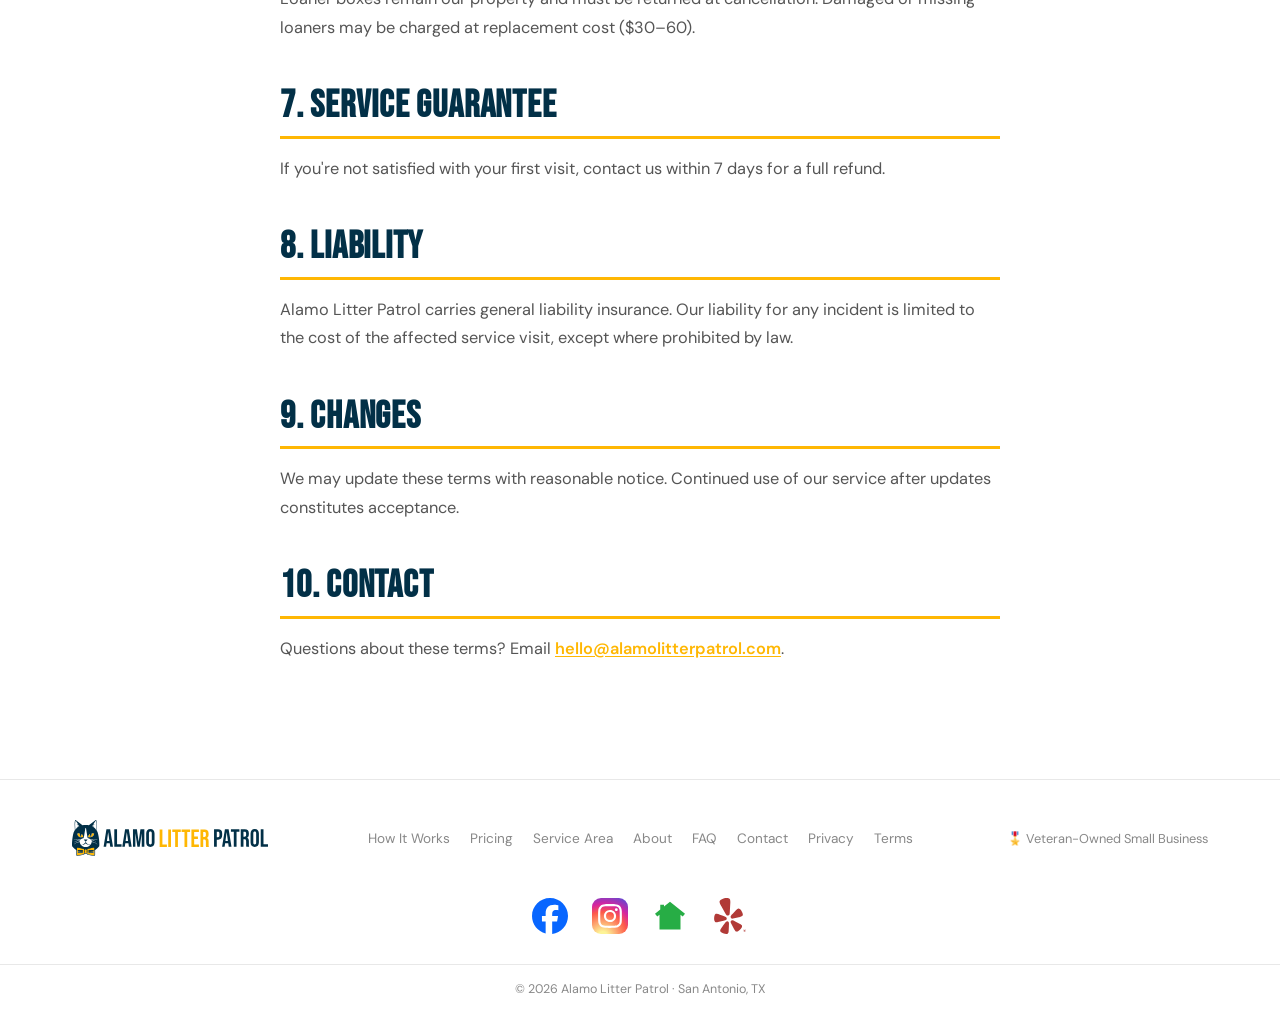
<file: terms.html>
<!DOCTYPE html>
<html lang="en">
<head>
  <meta charset="UTF-8" />
  <meta name="viewport" content="width=device-width, initial-scale=1.0" />
  <title>Terms of Service · Alamo Litter Patrol</title>
  <meta name="description" content="Terms of service for Alamo Litter Patrol." />
  <link rel="canonical" href="https://alamolitterpatrol.com/terms.html" />
  <link rel="preconnect" href="https://fonts.googleapis.com" />
  <link rel="preconnect" href="https://fonts.gstatic.com" crossorigin />
  <link rel="stylesheet" href="style.css" />
  <link rel="icon" href="/favicon.ico" sizes="48x48" />
  <link rel="icon" type="image/svg+xml" href="/assets/favicon.svg" />
  <link rel="icon" type="image/png" sizes="32x32" href="/assets/favicon-32x32.png" />
  <link rel="icon" type="image/png" sizes="192x192" href="/assets/favicon-192x192.png" />
  <link rel="apple-touch-icon" sizes="180x180" href="/assets/apple-touch-icon.png" />
  <link rel="manifest" href="/manifest.json" />
  <script type="application/ld+json">
  {
    "@context": "https://schema.org",
    "@type": "LocalBusiness",
    "@id": "https://alamolitterpatrol.com/#business",
    "name": "Alamo Litter Patrol",
    "description": "Weekly cat litter box service in San Antonio, Texas. Box swap, Litter-Robot cleaning, and scooping. Litter included, no contracts, cancel anytime. Veteran-owned.",
    "slogan": "Built by cat people. For cat people.",
    "url": "https://alamolitterpatrol.com/",
    "telephone": "+1-210-920-0654",
    "email": "hello@alamolitterpatrol.com",
    "logo": "https://alamolitterpatrol.com/assets/logo.svg",
    "image": "https://alamolitterpatrol.com/assets/og-card.jpg",
    "priceRange": "$$",
    "currenciesAccepted": "USD",
    "paymentAccepted": "Credit Card",
    "address": {
      "@type": "PostalAddress",
      "addressLocality": "San Antonio",
      "addressRegion": "TX",
      "addressCountry": "US"
    },
    "areaServed": [
      {
        "@type": "City",
        "name": "San Antonio"
      },
      {
        "@type": "PostalCodeArea",
        "postalCode": "78238",
        "addressCountry": "US"
      },
      {
        "@type": "PostalCodeArea",
        "postalCode": "78240",
        "addressCountry": "US"
      },
      {
        "@type": "PostalCodeArea",
        "postalCode": "78250",
        "addressCountry": "US"
      },
      {
        "@type": "PostalCodeArea",
        "postalCode": "78230",
        "addressCountry": "US"
      },
      {
        "@type": "PostalCodeArea",
        "postalCode": "78229",
        "addressCountry": "US"
      },
      {
        "@type": "PostalCodeArea",
        "postalCode": "78249",
        "addressCountry": "US"
      },
      {
        "@type": "PostalCodeArea",
        "postalCode": "78231",
        "addressCountry": "US"
      },
      {
        "@type": "PostalCodeArea",
        "postalCode": "78023",
        "addressCountry": "US"
      },
      {
        "@type": "PostalCodeArea",
        "postalCode": "78253",
        "addressCountry": "US"
      }
    ],
    "openingHoursSpecification": [
      {
        "@type": "OpeningHoursSpecification",
        "dayOfWeek": [
          "Monday",
          "Tuesday",
          "Wednesday",
          "Thursday",
          "Friday",
          "Saturday"
        ],
        "opens": "09:00",
        "closes": "18:00"
      }
    ],
    "sameAs": [
      "https://www.facebook.com/profile.php?id=61592431160074",
      "https://www.instagram.com/alamolitterpatrol/",
      "https://nextdoor.com/page/alamo-litter-patrol-san-antonio-tx",
      "https://www.yelp.com/biz/alamo-litter-patrol-san-antonio",
      "https://share.google/ItOj9SzaMpPks5vuP"
    ],
    "potentialAction": {
      "@type": "ReserveAction",
      "name": "Book a service",
      "target": {
        "@type": "EntryPoint",
        "urlTemplate": "https://alamolitterpatrol.com/book.html",
        "actionPlatform": [
          "http://schema.org/DesktopWebPlatform",
          "http://schema.org/MobileWebPlatform"
        ]
      }
    }
  }
  </script>
</head>
<body>

  <a class="skip-link" href="#main">Skip to content</a>

  <header id="site-nav" role="banner">
    <nav aria-label="Main navigation">
      <a href="/" class="nav-logo"><img src="/assets/logo.svg" alt="Alamo Litter Patrol" width="218" height="40" /></a>
      <button class="hamburger" aria-label="Toggle menu" aria-expanded="false">
        <span></span><span></span><span></span>
      </button>
      <ul class="nav-links" id="nav-links">
        <li><a href="/how-it-works.html">How It Works</a></li>
        <li><a href="/pricing.html">Pricing</a></li>
        <li><a href="/service-area.html">Service Area</a></li>
        <li><a href="/about.html">About</a></li>
        <li><a href="/faq.html">FAQ</a></li>
        <li><a href="/contact.html">Contact</a></li>
        <li><a href="/book.html" class="nav-cta">Book Now</a></li>
      </ul>
    </nav>
  </header>

  <main id="main">

    <section class="page-header">
      <p class="eyebrow">TERMS OF SERVICE</p>
      <h1>THE RULES OF THE ROAD</h1>
      <p>What you can expect from us. What we ask of you.</p>
    </section>

    <section class="section-block">
      <div class="container narrow prose">

        <p style="font-style:italic;color:var(--gray-mid);">Last updated: September 17, 2026</p>

        <h2>1. Service Overview</h2>
        <p>Alamo Litter Patrol provides cat litter box swap, Litter-Robot cleaning, and scooping services in the San Antonio, TX area. Services are scheduled weekly or as agreed at sign-up.</p>

        <h2>2. Pricing &amp; Billing</h2>
        <p>Pricing is published on our <a href="/pricing.html" style="color:var(--orange);">pricing page</a>. When you book online you save a payment method with our payment processor, Stripe; nothing is charged at booking. On the 1st of each month we charge your card for all visits completed in the previous month, in one charge. Setup fees (where applicable) are included in your first monthly bill. Listed prices apply to new signups, and your rate is locked at the price you sign up at.</p>

        <h2>3. Cancellation</h2>
        <p>You can cancel anytime by emailing <a href="mailto:hello@alamolitterpatrol.com" style="color:var(--orange);">hello@alamolitterpatrol.com</a>. We'll stop billing after your current week's service. No cancellation fees.</p>

        <h2>4. Skipping a Week</h2>
        <p>Reply SKIP to our reminder text the day before service to skip that week. No charge for skipped weeks. If you don't respond, we'll deliver service as scheduled.</p>

        <h2>5. Access &amp; Safety</h2>
        <p>For home-entry service, you agree to provide a safe path to the litter box and to confine pets that may be aggressive. For porch service, the box must be reasonably accessible. We reserve the right to skip a visit (and not charge) if access is unsafe or blocked.</p>

        <h2>6. Loaner Boxes</h2>
        <p>Box swap and Litter-Robot service involves a loaner box left at your home during sanitization. Loaner boxes remain our property and must be returned at cancellation. Damaged or missing loaners may be charged at replacement cost ($30–60).</p>

        <h2>7. Service Guarantee</h2>
        <p>If you're not satisfied with your first visit, contact us within 7 days for a full refund.</p>

        <h2>8. Liability</h2>
        <p>Alamo Litter Patrol carries general liability insurance. Our liability for any incident is limited to the cost of the affected service visit, except where prohibited by law.</p>

        <h2>9. Changes</h2>
        <p>We may update these terms with reasonable notice. Continued use of our service after updates constitutes acceptance.</p>

        <h2>10. Contact</h2>
        <p>Questions about these terms? Email <a href="mailto:hello@alamolitterpatrol.com" style="color:var(--orange);">hello@alamolitterpatrol.com</a>.</p>

      </div>
    </section>

  </main>

  <div class="mobile-cta-bar">
    <a href="/book.html" class="btn btn-orange">📦 BOOK NOW</a>
    <a href="mailto:hello@alamolitterpatrol.com" class="btn btn-outline" style="border-color:var(--white);color:var(--white);">✉️ CONTACT</a>
  </div>

  <footer>
    <div class="footer-top">
      <div class="footer-brand">
        <img src="/assets/logo.svg" alt="Alamo Litter Patrol" width="196" height="36" class="footer-logo-img" loading="lazy" />
      </div>
      <nav class="footer-nav">
        <a href="/how-it-works.html">How It Works</a>
        <a href="/pricing.html">Pricing</a>
        <a href="/service-area.html">Service Area</a>
        <a href="/about.html">About</a>
        <a href="/faq.html">FAQ</a>
        <a href="/contact.html">Contact</a>
        <a href="/privacy.html">Privacy</a>
        <a href="/terms.html">Terms</a>
      </nav>
      <div class="footer-badge">🎖️ Veteran-Owned Small Business</div>
    </div>
    <nav class="footer-social" aria-label="Social profiles">
      <a href="https://www.facebook.com/profile.php?id=61592431160074" target="_blank" rel="noopener" aria-label="Alamo Litter Patrol on Facebook" title="Facebook"><svg viewBox="0 0 24 24" aria-hidden="true"><circle cx="12" cy="12" r="11.5" fill="#FFFFFF"/><path fill="#0866FF" d="M9.101 23.691v-7.98H6.627v-3.667h2.474v-1.58c0-4.085 1.848-5.978 5.858-5.978.401 0 .955.042 1.468.103a8.68 8.68 0 0 1 1.141.195v3.325a8.623 8.623 0 0 0-.653-.036 26.805 26.805 0 0 0-.733-.009c-.707 0-1.259.096-1.675.309a1.686 1.686 0 0 0-.679.622c-.258.42-.374.995-.374 1.752v1.297h3.919l-.386 2.103-.287 1.564h-3.246v8.245C19.396 23.238 24 18.179 24 12.044c0-6.627-5.373-12-12-12s-12 5.373-12 12c0 5.628 3.874 10.35 9.101 11.647Z"/></svg></a>
      <a href="https://www.instagram.com/alamolitterpatrol/" target="_blank" rel="noopener" aria-label="Alamo Litter Patrol on Instagram" title="Instagram"><svg viewBox="0 0 24 24" aria-hidden="true"><defs><radialGradient id="ig-grad" cx="30%" cy="107%" r="150%"><stop offset="0" stop-color="#FDF497"/><stop offset=".09" stop-color="#FDF497"/><stop offset=".45" stop-color="#FD5949"/><stop offset=".6" stop-color="#D6249F"/><stop offset=".9" stop-color="#285AEB"/></radialGradient></defs><rect width="24" height="24" rx="6" fill="url(#ig-grad)"/><path fill="#FFFFFF" transform="translate(12 12) scale(.66) translate(-12 -12)" d="M7.0301.084c-1.2768.0602-2.1487.264-2.911.5634-.7888.3075-1.4575.72-2.1228 1.3877-.6652.6677-1.075 1.3368-1.3802 2.127-.2954.7638-.4956 1.6365-.552 2.914-.0564 1.2775-.0689 1.6882-.0626 4.947.0062 3.2586.0206 3.6671.0825 4.9473.061 1.2765.264 2.1482.5635 2.9107.308.7889.72 1.4573 1.388 2.1228.6679.6655 1.3365 1.0743 2.1285 1.38.7632.295 1.6361.4961 2.9134.552 1.2773.056 1.6884.069 4.9462.0627 3.2578-.0062 3.668-.0207 4.9478-.0814 1.28-.0607 2.147-.2652 2.9098-.5633.7889-.3086 1.4578-.72 2.1228-1.3881.665-.6682 1.0745-1.3378 1.3795-2.1284.2957-.7632.4966-1.636.552-2.9124.056-1.2809.0692-1.6898.063-4.948-.0063-3.2583-.021-3.6668-.0817-4.9465-.0607-1.2797-.264-2.1487-.5633-2.9117-.3084-.7889-.72-1.4568-1.3876-2.1228C21.2982 1.33 20.628.9208 19.8378.6165 19.074.321 18.2017.1197 16.9244.0645 15.6471.0093 15.236-.005 11.977.0014 8.718.0076 8.31.0215 7.0301.0839m.1402 21.6932c-1.17-.0509-1.8053-.2453-2.2287-.408-.5606-.216-.96-.4771-1.3819-.895-.422-.4178-.6811-.8186-.9-1.378-.1644-.4234-.3624-1.058-.4171-2.228-.0595-1.2645-.072-1.6442-.079-4.848-.007-3.2037.0053-3.583.0607-4.848.05-1.169.2456-1.805.408-2.2282.216-.5613.4762-.96.895-1.3816.4188-.4217.8184-.6814 1.3783-.9003.423-.1651 1.0575-.3614 2.227-.4171 1.2655-.06 1.6447-.072 4.848-.079 3.2033-.007 3.5835.005 4.8495.0608 1.169.0508 1.8053.2445 2.228.408.5608.216.96.4754 1.3816.895.4217.4194.6816.8176.9005 1.3787.1653.4217.3617 1.056.4169 2.2263.0602 1.2655.0739 1.645.0796 4.848.0058 3.203-.0055 3.5834-.061 4.848-.051 1.17-.245 1.8055-.408 2.2294-.216.5604-.4763.96-.8954 1.3814-.419.4215-.8181.6811-1.3783.9-.4224.1649-1.0577.3617-2.2262.4174-1.2656.0595-1.6448.072-4.8493.079-3.2045.007-3.5825-.006-4.848-.0608M16.953 5.5864A1.44 1.44 0 1 0 18.39 4.144a1.44 1.44 0 0 0-1.437 1.4424M5.8385 12.012c.0067 3.4032 2.7706 6.1557 6.173 6.1493 3.4026-.0065 6.157-2.7701 6.1506-6.1733-.0065-3.4032-2.771-6.1565-6.174-6.1498-3.403.0067-6.156 2.771-6.1496 6.1738M8 12.0077a4 4 0 1 1 4.008 3.9921A3.9996 3.9996 0 0 1 8 12.0077"/></svg></a>
      <a href="https://nextdoor.com/page/alamo-litter-patrol-san-antonio-tx" target="_blank" rel="noopener" aria-label="Alamo Litter Patrol on Nextdoor" title="Nextdoor"><svg viewBox="0 0 24 24" aria-hidden="true"><path fill="#27AD45" d="M12 2.5 22 10.5l-1.5 1.8-1.5-1.2V21H5v-9.9l-1.5 1.2L2 10.5l3.5-2.8V4.5H8v1.2z"/></svg></a>
      <a href="https://www.yelp.com/biz/alamo-litter-patrol-san-antonio" target="_blank" rel="noopener" aria-label="Alamo Litter Patrol on Yelp" title="Yelp"><svg viewBox="0 0 24 24" aria-hidden="true"><path fill="#B13A37" d="m7.6885 15.1415-3.6715.8483c-.3769.0871-.755.183-1.1452.155-.2611-.0188-.5122-.0414-.7606-.213a1.179 1.179 0 0 1-.331-.3594c-.3486-.5519-.3656-1.3661-.3697-2.0004a6.2874 6.2874 0 0 1 .3314-2.0642 1.857 1.857 0 0 1 .1073-.2474 2.3426 2.3426 0 0 1 .1255-.2165 2.4572 2.4572 0 0 1 .1563-.1975 1.1736 1.1736 0 0 1 .399-.2831 1.082 1.082 0 0 1 .4592-.0837c.2355.0016.5139.052.91.1734.0555.0191.1237.0382.1856.0572.3277.1013.7048.2404 1.1499.3987.6863.2404 1.3663.487 2.0463.7397l1.2117.4423c.2217.0807.4363.18.6412.297.174.0984.3273.2298.4512.387a1.217 1.217 0 0 1 .192.4309 1.2205 1.2205 0 0 1-.872 1.4522c-.0468.0151-.0852.0239-.1085.0293l-1.105.2553-.0031-.001zM18.8208 7.565a1.8506 1.8506 0 0 0-.2042-.1754 2.4082 2.4082 0 0 0-.2077-.1394 2.3607 2.3607 0 0 0-.2269-.109 1.1705 1.1705 0 0 0-.482-.0796 1.0862 1.0862 0 0 0-.4498.1263c-.2107.1048-.4388.2732-.742.5551-.042.0417-.0947.0886-.142.133-.2502.2351-.5286.5252-.8599.863a114.6363 114.6363 0 0 0-1.5166 1.5629l-.8962.9293a4.1897 4.1897 0 0 0-.4466.5483 1.541 1.541 0 0 0-.2364.5459 1.2199 1.2199 0 0 0 .0107.4518l.0046.02a1.218 1.218 0 0 0 1.4184.923 1.162 1.162 0 0 0 .1105-.0213l4.7781-1.104c.3766-.087.7587-.1667 1.097-.3631.2269-.1316.4428-.262.5909-.5252a1.1793 1.1793 0 0 0 .1405-.4683c.0733-.6512-.2668-1.3908-.5403-1.963a6.2792 6.2792 0 0 0-1.2001-1.7103zM8.9703.0754a8.6724 8.6724 0 0 0-.83.1564c-.2754.066-.548.1383-.8146.2236-.868.2844-2.0884.8063-2.295 1.8065-.1165.5655.1595 1.1439.3737 1.66.2595.6254.614 1.1889.9373 1.7777.8543 1.5545 1.7245 3.0993 2.5922 4.6457.259.4617.5416 1.0464 1.043 1.2856a1.058 1.058 0 0 0 .1013.0383c.2248.0851.4699.1016.7041.0471a4.3015 4.3015 0 0 0 .0418-.0097 1.2136 1.2136 0 0 0 .5658-.3397 1.1033 1.1033 0 0 0 .079-.0822c.3463-.435.3454-1.0833.3764-1.6134.1042-1.771.2139-3.5423.3009-5.3142.0332-.6712.1055-1.3333.0655-2.0096-.0328-.5579-.0368-1.1984-.3891-1.6563-.6218-.8073-1.9476-.741-2.8523-.6158zm2.084 15.9505a1.1053 1.1053 0 0 0-1.2306-.4145 1.1398 1.1398 0 0 0-.1526.0633 1.4806 1.4806 0 0 0-.2171.1354c-.1992.1475-.3668.3392-.5196.5315-.0386.049-.074.1143-.12.1562l-.7686 1.0573a113.9168 113.9168 0 0 0-1.2913 1.789c-.278.3895-.5184.7184-.7083 1.0094-.036.0547-.0734.116-.1075.1647-.2277.3522-.3566.6092-.4228.8381a1.0945 1.0945 0 0 0-.046.4721c.0211.1655.0768.3246.1635.467.046.0715.0957.1406.1487.207a2.334 2.334 0 0 0 .1754.1825 1.843 1.843 0 0 0 .2108.1732c.5304.369 1.1112.6342 1.722.8391a6.0958 6.0958 0 0 0 1.5716.3004c.091.0046.1821.0025.2728-.006a2.3878 2.3878 0 0 0 .2506-.0351 2.3862 2.3862 0 0 0 .2447-.071 1.1927 1.1927 0 0 0 .4175-.2658c.1127-.113.1994-.249.2541-.3989.0889-.2214.1473-.5026.1857-.92.0034-.0593.0118-.1305.0177-.1958.0304-.3463.0443-.7531.0666-1.2315.0375-.7357.067-1.4681.0903-2.2026 0 0 .0495-1.3053.0494-1.306.0113-.3008.002-.6342-.0814-.9336a1.396 1.396 0 0 0-.1756-.4054zm8.6754 2.0439c-.1605-.176-.3878-.3514-.7462-.5682-.0518-.0288-.1124-.0674-.1684-.1009-.2985-.1795-.658-.3684-1.078-.5965a120.7615 120.7615 0 0 0-1.9427-1.042l-1.1515-.6107c-.0597-.0175-.1203-.0607-.1766-.0878-.2212-.1058-.4558-.2045-.6992-.2498a1.4915 1.4915 0 0 0-.2545-.0265 1.1527 1.1527 0 0 0-.1648.01 1.1077 1.1077 0 0 0-.9227.9133 1.4186 1.4186 0 0 0 .0159.439c.0563.3065.1932.6096.3346.875l.615 1.1526c.3422.65.6884 1.2963 1.0435 1.9406.229.4202.4196.7799.5982 1.078.0338.056.0721.1163.1011.1682.2173.3584.392.584.569.7458.1146.1107.252.195.4026.247.1583.0525.326.071.4919.0546a2.368 2.368 0 0 0 .251-.0435c.0817-.022.1622-.048.241-.0784a1.863 1.863 0 0 0 .2475-.1143 6.1018 6.1018 0 0 0 1.2818-.9597c.4596-.4522.8659-.9454 1.182-1.51.044-.08.0819-.163.1138-.2483a2.49 2.49 0 0 0 .0773-.2411c.0186-.083.033-.1669.0429-.2513a1.188 1.188 0 0 0-.0565-.491 1.0933 1.0933 0 0 0-.248-.4041zm2.86 3.742a.8523.8523 0 0 1-.111.4236c-.074.132-.178.2377-.3115.3172a.8428.8428 0 0 1-.4385.119.847.847 0 0 1-.4373-.1179.8526.8526 0 0 1-.3125-.3171.8548.8548 0 0 1-.111-.4248c0-.1526.038-.2958.1143-.4294a.8405.8405 0 0 1 .315-.3159.849.849 0 0 1 .4315-.1156.8514.8514 0 0 1 .4294.1144.84.84 0 0 1 .316.3148.8494.8494 0 0 1 .1156.4317zm-.1202 0c0-.1328-.0332-.256-.0996-.3698s-.1564-.2038-.2702-.2702a.7125.7125 0 0 0-.371-.1007.7204.7204 0 0 0-.3698.0996.7487.7487 0 0 0-.2713.2702.7181.7181 0 0 0-.0996.3709c0 .132.0332.2557.0996.371a.7355.7355 0 0 0 .2713.2713.7354.7354 0 0 0 .3698.0985.7205.7205 0 0 0 .3698-.0996.7423.7423 0 0 0 .2702-.2691.7186.7186 0 0 0 .1008-.3721zm-.577.0584.2724.4522h-.1922l-.237-.4052h-.1546v.4052h-.1695v-1.02h.2988c.1268 0 .2195.0247.2783.0744.0595.0496.0892.1252.0892.2267a.2785.2785 0 0 1-.0492.1625c-.032.0466-.0775.0813-.1362.1042zm-.0412-.1408a.1532.1532 0 0 0 .056-.1214c0-.0573-.0164-.0981-.0491-.1225-.0329-.0251-.0847-.0377-.1557-.0377h-.1214v.3285h.1237c.061 0 .1098-.0157.1465-.047z"/></svg></a>
    </nav>
    <div class="footer-bottom">&copy; 2026 Alamo Litter Patrol &middot; San Antonio, TX</div>
  </footer>

  <script src="script.js"></script>
</body>
</html>
</file>
<file: style.css>
/* ══════════════════════════════
   ALAMO LITTER PATROL — V2 SHARED STYLES
   Fonts: Bebas Neue (display) + DM Sans (body)
   Palette: ~70% white · 20% deep space blue (#023047) · 7% amber flame (#FFB703) · 3% blue green (#219EBC)
══════════════════════════════ */

@import url('https://fonts.googleapis.com/css2?family=Bebas+Neue&family=DM+Sans:ital,opsz,wght@0,9..40,400;0,9..40,500;0,9..40,600;0,9..40,700;1,9..40,400&display=swap');

:root {
  --white: #FFFFFF;
  --off-white: #F7F7F5;
  --color-warm-white: #FDF6EC;
  --black: #023047;
  --orange: #FFB703;
  --orange-hover: #FFA000;
  --blue-green: #219EBC;
  --blue-green-hover: #1B8AA6;
  --gray-light: #E8E8E8;
  --gray-mid: #888888;
  --gray-dark: #555555;
  --font-display: 'Bebas Neue', sans-serif;
  --font-body: 'DM Sans', sans-serif;
  --nav-height: 64px;
  --t-fast: 150ms ease;
  --t-med: 200ms ease;
  --max-w: 1200px;
}

*, *::before, *::after { box-sizing: border-box; margin: 0; padding: 0; }
html { scroll-behavior: smooth; }
body {
  font-family: var(--font-body);
  background: var(--white);
  color: var(--black);
  -webkit-font-smoothing: antialiased;
  overflow-x: hidden;
  padding-bottom: 70px; /* room for mobile sticky CTA */
}
@media (min-width: 769px) { body { padding-bottom: 0; } }

img { max-width: 100%; display: block; }
a { text-decoration: none; color: inherit; }
ul { list-style: none; }

/* ── Skip link (a11y) ── */
.skip-link {
  position: absolute;
  left: -9999px;
  top: 0;
  background: var(--black);
  color: var(--white);
  padding: 0.75rem 1.5rem;
  z-index: 9999;
}
.skip-link:focus { left: 0; }

/* ══════════════════════════════
   TYPOGRAPHY
══════════════════════════════ */
.section-heading {
  font-family: var(--font-display);
  font-size: clamp(2.4rem, 4.5vw, 3.8rem);
  letter-spacing: 0.02em;
  text-align: center;
  margin-bottom: 0.5rem;
}
/* Amber accent rule under all H2 section headings, site-wide */
h2 {
  border-bottom: 3px solid var(--orange);
  padding-bottom: 0.4rem;
}
.section-subhead {
  font-size: 1.05rem;
  color: var(--gray-mid);
  text-align: center;
  margin-bottom: 3rem;
  line-height: 1.6;
}

/* ══════════════════════════════
   BUTTONS
══════════════════════════════ */
.btn {
  display: inline-block;
  padding: 0.875rem 2rem;
  font-family: var(--font-body);
  font-weight: 700;
  font-size: 0.9rem;
  letter-spacing: 0.06em;
  text-transform: uppercase;
  border-radius: 4px;
  border: none;
  cursor: pointer;
  transition: background-color var(--t-fast), color var(--t-fast), transform var(--t-fast);
}
.btn-orange { background: var(--orange); color: var(--black); }
.btn-orange:hover { background: var(--orange-hover); transform: translateY(-1px); }
.btn-outline { background: transparent; color: var(--white); border: 2px solid var(--white); }
.btn-outline:hover { background: var(--white); color: var(--black); transform: translateY(-1px); }
.btn-ghost { background: transparent; color: var(--black); border: 2px solid var(--black); }
.btn-ghost:hover { background: var(--black); color: var(--white); transform: translateY(-1px); }

/* ══════════════════════════════
   NAVIGATION
══════════════════════════════ */
#site-nav {
  position: sticky;
  top: 0;
  z-index: 100;
  background: var(--white);
  border-bottom: 1px solid transparent;
  transition: border-color var(--t-med);
}
#site-nav.scrolled { border-bottom-color: var(--gray-light); }

#site-nav nav {
  display: flex;
  align-items: center;
  justify-content: space-between;
  max-width: var(--max-w);
  margin: 0 auto;
  padding: 0 2rem;
  height: var(--nav-height);
}

.nav-logo {
  display: flex;
  align-items: center;
  flex-shrink: 0;
}
.nav-logo img {
  height: 40px;
  width: auto;
  display: block;
}

.nav-links {
  display: flex;
  align-items: center;
  gap: 1.75rem;
}
.nav-links a {
  font-weight: 500;
  font-size: 0.88rem;
  color: var(--black);
  position: relative;
  padding-bottom: 2px;
}
.nav-links a:not(.nav-cta)::after {
  content: '';
  position: absolute;
  bottom: 0; left: 0;
  width: 0; height: 2px;
  background: var(--blue-green);
  transition: width var(--t-med);
}
.nav-links a:not(.nav-cta):hover::after,
.nav-links a:not(.nav-cta).active::after { width: 100%; }
.nav-links a.active { color: var(--blue-green); font-weight: 600; }

.nav-cta {
  background: var(--orange);
  color: var(--black) !important;
  padding: 0.5rem 1.25rem;
  border-radius: 4px;
  font-weight: 700;
  font-size: 0.875rem;
  letter-spacing: 0.04em;
  text-transform: uppercase;
  transition: background var(--t-fast);
}
.nav-cta:hover { background: var(--orange-hover); }

.hamburger {
  display: none;
  flex-direction: column;
  justify-content: space-between;
  width: 24px; height: 18px;
  background: none; border: none;
  cursor: pointer; padding: 0;
}
.hamburger span {
  display: block;
  height: 2px; width: 100%;
  background: var(--black);
  border-radius: 2px;
  transition: transform var(--t-med), opacity var(--t-med);
}
.hamburger.open span:nth-child(1) { transform: translateY(8px) rotate(45deg); }
.hamburger.open span:nth-child(2) { opacity: 0; }
.hamburger.open span:nth-child(3) { transform: translateY(-8px) rotate(-45deg); }

/* ══════════════════════════════
   MOBILE STICKY CTA BAR
══════════════════════════════ */
.mobile-cta-bar {
  display: none;
  position: fixed;
  bottom: 0; left: 0; right: 0;
  background: var(--black);
  color: var(--white);
  padding: 0.75rem 1rem;
  gap: 0.5rem;
  z-index: 90;
  border-top: 2px solid var(--orange);
}
.mobile-cta-bar .btn {
  flex: 1;
  padding: 0.75rem 1rem;
  font-size: 0.82rem;
}
@media (max-width: 768px) {
  .mobile-cta-bar { display: flex; }
}

/* ══════════════════════════════
   HERO (home page)
══════════════════════════════ */
#hero {
  display: grid;
  grid-template-columns: 1fr 1fr;
  min-height: calc(100svh - var(--nav-height));
}
.hero-photo {
  position: relative;
  overflow: hidden;
  background: var(--black);
  /* Softens where the photo meets the announcement bar above and the paw panel to
     the right. The shadow falls OUTSIDE the image, into the neighbouring sections,
     so the seam stops being a knife edge without anything overlaying Bug herself. */
  box-shadow: 0 0 40px 8px rgba(2, 48, 71, 0.20);
  z-index: 1;
}
.hero-photo img {
  position: absolute;
  inset: 0;
  width: 100%; height: 100%;
  object-fit: cover;
  /* At the desktop and portrait-phone hero shapes this photo crops horizontally only,
     so this value does nothing there. It matters on short, wide viewports (landscape
     phones), where anchoring high keeps Bug's head in frame instead of her feet. */
  object-position: center 12%;
}
.hero-photo::after {
  content: '';
  position: absolute;
  inset: 0;
  background: radial-gradient(ellipse at center, transparent 45%, rgba(0,0,0,0.4) 100%);
  pointer-events: none;
  z-index: 1;
}

.hero-content {
  display: flex;
  flex-direction: column;
  justify-content: center;
  padding: 4rem 5% 4rem 7%;
  background-color: var(--white);
  /* Subtle amber paw-print texture (opacity baked into the SVG) */
  background-image: url('assets/paw.svg');
  background-repeat: repeat;
  background-size: 140px;
  animation: heroEntrance 600ms ease-out both;
}
@keyframes heroEntrance {
  from { opacity: 0; transform: translateY(28px); }
  to   { opacity: 1; transform: translateY(0); }
}

.eyebrow {
  font-size: 0.72rem;
  font-weight: 600;
  letter-spacing: 0.18em;
  text-transform: uppercase;
  color: var(--blue-green);
  margin-bottom: 1rem;
}

.hero-content h1 {
  font-family: var(--font-display);
  font-size: clamp(2.8rem, 4.5vw, 4.8rem);
  line-height: 1.04;
  letter-spacing: 0.02em;
  color: var(--black);
  margin-bottom: 1.25rem;
}

.hero-subhead {
  font-size: 1.1rem;
  color: var(--gray-mid);
  line-height: 1.65;
  margin-bottom: 2rem;
  max-width: 440px;
}

.hero-secondary {
  display: inline-block;
  margin-top: 1rem;
  font-size: 0.9rem;
  font-weight: 500;
  color: var(--black);
  border-bottom: 1px solid transparent;
  transition: border-color var(--t-fast);
  width: fit-content;
}
.hero-secondary:hover { border-bottom-color: var(--black); }

/* ══════════════════════════════
   PAGE HEADER (sub-pages)
══════════════════════════════ */
.page-header {
  background: var(--black);
  color: var(--white);
  padding: 5rem 2rem 4rem;
  text-align: center;
}
.page-header .eyebrow { color: var(--orange); }
.page-header h1 {
  font-family: var(--font-display);
  font-size: clamp(2.8rem, 5vw, 4.5rem);
  letter-spacing: 0.02em;
  margin-bottom: 1rem;
}
.page-header p {
  font-size: 1.1rem;
  color: rgba(255,255,255,0.7);
  max-width: 620px;
  margin: 0 auto;
  line-height: 1.6;
}

/* ══════════════════════════════
   PROBLEM & SOLUTION
══════════════════════════════ */
.problem-solution {
  display: grid;
  grid-template-columns: 1fr 1fr;
  background: var(--black);
  color: var(--white);
}
.ps-col { padding: 5rem 7%; }
.ps-col:first-child { border-right: 1px solid rgba(255,255,255,0.1); }
.ps-col h2 {
  font-family: var(--font-display);
  font-size: clamp(1.8rem, 2.5vw, 2.4rem);
  letter-spacing: 0.03em;
  margin-bottom: 2rem;
}
.dash-list li,
.check-list li {
  position: relative;
  padding-left: 1.75rem;
  margin-bottom: 1.1rem;
  font-size: 1.05rem;
  line-height: 1.55;
  color: rgba(255,255,255,0.82);
}
.dash-list li::before {
  content: '—';
  position: absolute; left: 0;
  color: var(--orange); font-weight: 700;
}
.check-list li::before {
  content: '✓';
  position: absolute; left: 0;
  color: var(--orange); font-weight: 700;
}

/* ══════════════════════════════
   HOW IT WORKS — STEPS
══════════════════════════════ */
.how-it-works,
.section-block {
  background: var(--white);
  padding: 6rem 2rem;
}
.section-block.alt {
  background-color: var(--color-warm-white);
  background-image: url('assets/paw.svg');
  background-repeat: repeat;
  background-size: 140px;
}

.steps-grid {
  display: grid;
  grid-template-columns: repeat(3, 1fr);
  gap: 1.75rem;
  max-width: 1100px;
  margin: 3rem auto 0;
}
.step-card {
  border: 1.5px solid var(--black);
  border-radius: 4px;
  padding: 2.5rem 2rem;
  background: var(--white);
  transition: transform var(--t-med), box-shadow var(--t-med);
}
.step-card:hover {
  transform: translateY(-4px);
  box-shadow: 0 8px 24px rgba(0,0,0,0.12);
}
.step-icon { width: 44px; height: 44px; margin-bottom: 1.25rem; }
.step-number {
  font-family: var(--font-display);
  font-size: 0.9rem;
  letter-spacing: 0.1em;
  color: var(--blue-green);
  margin-bottom: 0.5rem;
}
.step-card h3 {
  font-family: var(--font-display);
  font-size: 1.65rem;
  letter-spacing: 0.02em;
  margin-bottom: 0.625rem;
  color: var(--black);
}
.step-card p {
  font-size: 0.95rem;
  color: var(--gray-mid);
  line-height: 1.65;
}

/* ══════════════════════════════
   PRICING
══════════════════════════════ */
.pricing {
  background-color: var(--color-warm-white);
  background-image: url('assets/paw.svg');
  background-repeat: repeat;
  background-size: 140px;
  padding: 6rem 2rem;
}

.pricing-toggle {
  display: flex;
  justify-content: center;
  flex-wrap: wrap;
  gap: 0.5rem;
  margin-bottom: 3rem;
}
.ptab {
  font-family: var(--font-body);
  font-weight: 700;
  font-size: 0.85rem;
  letter-spacing: 0.06em;
  text-transform: uppercase;
  padding: 0.6rem 1.5rem;
  border: 2px solid var(--black);
  border-radius: 4px;
  background: transparent;
  color: var(--black);
  cursor: pointer;
  transition: background var(--t-fast), color var(--t-fast);
}
.ptab.active,
.ptab:hover {
  background: var(--black);
  color: var(--white);
}

.ptab-panel { animation: fadeIn 200ms ease both; }
.ptab-panel.hidden { display: none; }
@keyframes fadeIn {
  from { opacity: 0; transform: translateY(8px); }
  to   { opacity: 1; transform: translateY(0); }
}

.panel-intro {
  text-align: center;
  font-size: 0.95rem;
  color: var(--gray-mid);
  max-width: 580px;
  margin: 0 auto 2.5rem;
  line-height: 1.65;
}

.pricing-grid {
  display: grid;
  grid-template-columns: repeat(3, 1fr);
  gap: 1.5rem;
  max-width: 960px;
  margin: 0 auto 1.5rem;
  align-items: start;
}
/* Two-tile panels (scooping): same tile width as the 3-up grid, centered. */
.pricing-grid--two {
  grid-template-columns: repeat(2, 1fr);
  max-width: 632px;
}
.price-card {
  background: var(--white);
  border: 1.5px solid var(--gray-light);
  border-radius: 4px;
  padding: 2.5rem 2rem;
  text-align: center;
  position: relative;
  transition: transform var(--t-med), box-shadow var(--t-med);
}
.price-card:hover {
  transform: translateY(-4px);
  box-shadow: 0 8px 24px rgba(0,0,0,0.12);
}
.price-card.featured {
  background: var(--black);
  color: var(--white);
  border-color: var(--black);
  padding-top: 3.5rem;
}

.popular-badge {
  position: absolute;
  top: 0; right: 0;
  background: var(--orange);
  color: var(--black);
  font-size: 0.62rem;
  font-weight: 700;
  letter-spacing: 0.08em;
  text-transform: uppercase;
  padding: 0.3rem 0.75rem;
  border-radius: 0 4px 0 4px;
}

.price-card h3 {
  font-family: var(--font-display);
  font-size: 2rem;
  letter-spacing: 0.03em;
  margin-bottom: 0.5rem;
}
.price {
  font-family: var(--font-display);
  font-size: 3.5rem;
  line-height: 1;
  margin-bottom: 0.5rem;
}
.price span {
  font-family: var(--font-body);
  font-size: 1rem;
  font-weight: 500;
}
.price-details {
  font-size: 0.9rem;
  color: var(--gray-mid);
  margin-bottom: 0.5rem;
}
.price-card.featured .price-details { color: rgba(255,255,255,0.65); }

.porch-pill {
  font-size: 0.78rem;
  color: var(--gray-dark);
  margin: 0.5rem auto 0.75rem;
  background: var(--off-white);
  border-radius: 3px;
  padding: 0.4rem 0.7rem;
  display: inline-block;
}
.price-card.featured .porch-pill {
  background: rgba(255,255,255,0.1);
  color: rgba(255,255,255,0.8);
}

.setup-fee {
  font-size: 0.78rem;
  color: var(--gray-mid);
  margin-bottom: 1.5rem;
}
.price-card.featured .setup-fee { color: rgba(255,255,255,0.5); }

.addon-note {
  text-align: center;
  font-size: 0.875rem;
  color: var(--gray-mid);
  margin-top: 0.5rem;
}
.addon-note a { color: var(--blue-green); }
.addon-note a:hover { text-decoration: underline; }

/* ── Promo announcement (top of homepage + booking page) ── */
.promo-note-bar {
  padding: 1.5rem 1.5rem;
}
/* Each bar matches the section directly beneath it, so the strip reads as part of
   that section rather than as a white band floating above it. */
.promo-note-bar--paw {
  background-color: var(--white);
  /* Same subtle amber paw texture as .hero-content — keep these in sync. */
  background-image: url('assets/paw.svg');
  background-repeat: repeat;
  background-size: 140px;
}
.promo-note-bar--navy {
  background: var(--black);
}
/* Accent modifier, independent of the background modifier above. */
.promo-note-bar--amber .promo-note { border-color: var(--orange); }
.promo-note-bar--amber .promo-note-tag { background: var(--orange); }
.promo-note {
  display: flex;
  align-items: center;
  justify-content: center;
  gap: 0.75rem;
  width: fit-content;
  max-width: 800px;
  margin: 0 auto;
  padding: 0.85rem 1.35rem;
  background: transparent;
  border: 2px solid var(--blue-green);
  border-radius: 6px;
}
.promo-note-bar--navy .promo-note p { color: var(--white); }
.promo-note-tag {
  flex-shrink: 0;
  background: var(--blue-green);
  color: var(--black);
  font-size: 0.62rem;
  font-weight: 700;
  letter-spacing: 0.08em;
  text-transform: uppercase;
  /* Tag shape: the left edge comes to a point aimed at the sentence. The extra
     left padding keeps the text clear of the point. Browsers without clip-path
     just get a rectangle with rounded right corners. */
  padding: 0.32rem 0.7rem 0.32rem 0.95rem;
  border-radius: 0 4px 4px 0;
  clip-path: polygon(0.55rem 0, 100% 0, 100% 100%, 0.55rem 100%, 0 50%);
  white-space: nowrap;
}
.promo-note p {
  font-size: 1rem;
  font-weight: 600;
  color: var(--black);
  line-height: 1.5;
  text-align: left;
}

/* ── Litter delivery add-on callout (distinct from pricing tiers) ── */
.litter-addon {
  max-width: 680px;
  margin: 3rem auto 0;
  background: var(--white);
  border: 2px solid var(--orange);
  border-radius: 8px;
  padding: 2.5rem 2rem;
  text-align: center;
}
.litter-addon h3 {
  font-family: var(--font-display);
  font-size: 1.9rem;
  letter-spacing: 0.02em;
  color: var(--black);
  margin-bottom: 1rem;
}
.litter-addon p {
  font-size: 1rem;
  color: var(--gray-dark);
  line-height: 1.7;
  margin-bottom: 1rem;
}
.litter-addon .addon-fine {
  font-size: 0.85rem;
  color: var(--gray-mid);
  font-style: italic;
  margin-bottom: 1.5rem;
}

/* ── Setup fee callout (tiered, with waiver) ── */
.setup-callout {
  max-width: 520px;
  margin: 2.5rem auto 0;
  background: var(--white);
  border: 1px solid rgba(2,48,71,0.12);
  border-left: 4px solid var(--orange);
  border-radius: 8px;
  padding: 1.75rem 1.75rem 1.5rem;
  text-align: left;
}
.setup-callout h3 {
  font-family: var(--font-display);
  font-size: 1.45rem;
  letter-spacing: 0.02em;
  color: var(--black);
  margin-bottom: 0.75rem;
}
.setup-callout p {
  font-size: 0.95rem;
  color: var(--gray-dark);
  line-height: 1.65;
  margin-bottom: 1rem;
}
.setup-tiers {
  width: 100%;
  border-collapse: collapse;
  margin: 0 0 1.25rem;
}
.setup-tiers td {
  padding: 0.55rem 0;
  font-size: 0.95rem;
  color: var(--gray-dark);
  border-bottom: 1px solid rgba(2,48,71,0.08);
}
.setup-tiers tr:last-child td { border-bottom: none; }
.setup-tiers td:last-child {
  text-align: right;
  font-weight: 700;
  color: var(--black);
}
.setup-callout .setup-waiver {
  margin-bottom: 0;
  padding: 0.85rem 1rem;
  background: var(--off-white);
  border-radius: 6px;
  font-size: 0.92rem;
  color: var(--gray-dark);
}
.setup-callout .setup-waiver strong { color: var(--black); }

/* ══════════════════════════════
   TRUST MARQUEE
══════════════════════════════ */
.trust-bar {
  background: var(--orange);
  border-top: 1px solid rgba(2,48,71,0.12);
  border-bottom: 1px solid rgba(2,48,71,0.12);
  overflow: hidden;
  padding: 1.25rem 0;
}
.marquee-track { overflow: hidden; }
.marquee-inner {
  display: flex;
  align-items: center;
  gap: 3rem;
  white-space: nowrap;
  width: max-content;
  animation: marqueeScroll 36s linear infinite;
}
.marquee-track:hover .marquee-inner { animation-play-state: paused; }
@keyframes marqueeScroll {
  from { transform: translateX(0); }
  to   { transform: translateX(-50%); }
}
.marquee-inner span {
  font-size: 0.9rem;
  font-weight: 600;
  color: var(--black);
  flex-shrink: 0;
}
.paw-sep { color: var(--black); }

/* ══════════════════════════════
   FAQ
══════════════════════════════ */
.faq {
  background-color: var(--color-warm-white);
  background-image: url('assets/paw.svg');
  background-repeat: repeat;
  background-size: 140px;
  padding: 6rem 2rem;
}
.faq-list {
  max-width: 720px;
  margin: 3rem auto 0;
}
.faq-item { border-bottom: 1px solid var(--gray-light); }
.faq-item:first-child { border-top: 1px solid var(--gray-light); }
.faq-question {
  width: 100%;
  display: flex;
  justify-content: space-between;
  align-items: center;
  gap: 1rem;
  padding: 1.25rem 0;
  background: none; border: none;
  font-family: var(--font-body);
  font-size: 1rem;
  font-weight: 600;
  color: var(--black);
  text-align: left;
  cursor: pointer;
}
.faq-icon {
  font-size: 1.5rem;
  font-weight: 300;
  color: var(--blue-green);
  flex-shrink: 0;
  line-height: 1;
  transition: transform var(--t-med);
  display: inline-block;
}
.faq-question[aria-expanded="true"] .faq-icon { transform: rotate(45deg); }
.faq-answer {
  max-height: 0;
  overflow: hidden;
  transition: max-height 300ms ease, padding-bottom 300ms ease;
}
.faq-answer.open {
  max-height: 400px;
  padding-bottom: 1.25rem;
}
.faq-answer p {
  font-size: 0.95rem;
  color: var(--gray-mid);
  line-height: 1.7;
}

/* ══════════════════════════════
   CTA BAND
══════════════════════════════ */
.cta-band {
  background-color: var(--black);
  background-image: url('assets/paw.svg');
  background-repeat: repeat;
  background-size: 140px;
  color: var(--white);
  text-align: center;
  padding: 6rem 2rem;
}
.cta-band h2 {
  font-family: var(--font-display);
  font-size: clamp(2.4rem, 4.5vw, 4rem);
  letter-spacing: 0.02em;
  margin-bottom: 1rem;
}
.cta-band p {
  font-size: 1.05rem;
  color: rgba(255,255,255,0.65);
  margin-bottom: 2.25rem;
}

/* ══════════════════════════════
   GENERIC CONTAINER
══════════════════════════════ */
.container {
  max-width: 880px;
  margin: 0 auto;
}
.container.wide { max-width: var(--max-w); }
.container.narrow { max-width: 720px; }

.prose h2 {
  font-family: var(--font-display);
  font-size: clamp(1.8rem, 3vw, 2.4rem);
  letter-spacing: 0.02em;
  margin: 2.5rem 0 1rem;
}
.prose h3 {
  font-family: var(--font-body);
  font-size: 1.15rem;
  font-weight: 700;
  margin: 1.75rem 0 0.75rem;
}
.prose p {
  font-size: 1.02rem;
  line-height: 1.75;
  color: var(--gray-dark);
  margin-bottom: 1.25rem;
}
.prose ul:not(.dash-list):not(.check-list) {
  margin: 0 0 1.5rem 1.5rem;
  list-style: disc;
}
.prose ul li {
  font-size: 1.02rem;
  line-height: 1.7;
  color: var(--gray-dark);
  margin-bottom: 0.5rem;
}
.prose a {
  color: var(--blue-green);
  font-weight: 600;
  text-decoration: underline;
  text-underline-offset: 2px;
}
.prose a:hover { color: var(--blue-green-hover); }

/* ══════════════════════════════
   ABOUT
══════════════════════════════ */
.about-grid {
  display: grid;
  grid-template-columns: 1fr 1.4fr;
  gap: 4rem;
  max-width: var(--max-w);
  margin: 0 auto;
  align-items: center;
}
.about-photo {
  border-radius: 4px;
  overflow: hidden;
  aspect-ratio: 4/5;
  background: var(--black);
}
.about-photo img { width: 100%; height: 100%; object-fit: cover; }

.about-stats {
  display: grid;
  grid-template-columns: repeat(3, 1fr);
  gap: 2rem;
  max-width: 880px;
  margin: 3rem auto 0;
  text-align: center;
}
.stat-num {
  font-family: var(--font-display);
  font-size: 3rem;
  color: var(--orange);
  line-height: 1;
}
.stat-label {
  font-size: 0.85rem;
  color: var(--gray-mid);
  margin-top: 0.5rem;
}

/* ══════════════════════════════
   SERVICE AREA
══════════════════════════════ */
.zip-grid {
  display: grid;
  grid-template-columns: repeat(auto-fit, minmax(180px, 1fr));
  gap: 1rem;
  max-width: 720px;
  margin: 2rem auto 0;
}
.zip-chip {
  background: var(--white);
  border: 1.5px solid var(--gray-light);
  border-radius: 4px;
  padding: 1rem 1.25rem;
  text-align: center;
  transition: border-color var(--t-fast), transform var(--t-fast);
}
.zip-chip:hover { border-color: var(--orange); transform: translateY(-2px); }
.zip-chip strong {
  display: block;
  font-family: var(--font-display);
  font-size: 1.4rem;
  letter-spacing: 0.03em;
}
.zip-chip span {
  font-size: 0.8rem;
  color: var(--gray-mid);
}

.waitlist-form, .founding-form { max-width: 560px; margin-top: 0.5rem; }
.waitlist-honeypot {
  position: absolute;
  left: -9999px;
  width: 1px;
  height: 1px;
  overflow: hidden;
}
.waitlist-fields {
  display: flex;
  gap: 0.625rem;
  flex-wrap: wrap;
}
.waitlist-input {
  flex: 1 1 180px;
  padding: 0.75rem 0.875rem;
  font-family: var(--font-body);
  font-size: 0.95rem;
  color: var(--black);
  background: var(--white);
  border: 1.5px solid rgba(2,48,71,0.25);
  border-radius: 4px;
}
.waitlist-input:focus { outline: none; border-color: var(--blue-green); }
.waitlist-submit { flex: 1 1 100%; }
.waitlist-error {
  font-size: 0.85rem;
  color: #B3261E;
  margin-top: 0.5rem;
}
.waitlist-thanks {
  font-size: 1.02rem;
  line-height: 1.75;
  color: var(--black);
}
.waitlist-thanks strong { color: var(--blue-green); }
@media (min-width: 560px) {
  .waitlist-submit { flex: 0 0 auto; }
}

/* ══════════════════════════════
   CONTACT / BOOK
══════════════════════════════ */
.contact-grid {
  display: grid;
  grid-template-columns: 1fr 1.4fr;
  gap: 3rem;
  max-width: var(--max-w);
  margin: 0 auto;
}
.contact-info {
  background: var(--black);
  color: var(--white);
  padding: 3rem 2.5rem;
  border-radius: 4px;
}
.contact-info h3 {
  font-family: var(--font-display);
  font-size: 1.6rem;
  letter-spacing: 0.03em;
  margin-bottom: 0.5rem;
}
.contact-info .contact-block {
  margin-top: 2rem;
}
.contact-info .contact-block strong {
  display: block;
  font-size: 0.78rem;
  letter-spacing: 0.12em;
  text-transform: uppercase;
  color: var(--orange);
  margin-bottom: 0.4rem;
}
.contact-info .contact-block a,
.contact-info .contact-block span {
  font-size: 1.05rem;
  color: var(--white);
}
.contact-info .contact-block a:hover { color: var(--orange); }


/* ══════════════════════════════
   FOOTER
══════════════════════════════ */
footer {
  background: var(--white);
  border-top: 1px solid var(--gray-light);
}
.footer-top {
  display: grid;
  grid-template-columns: 1fr auto 1fr;
  align-items: center;
  gap: 2rem;
  max-width: var(--max-w);
  margin: 0 auto;
  padding: 2.5rem 2rem;
}
.footer-brand {
  display: flex;
  flex-direction: column;
  align-items: center;
  justify-self: start;
  gap: 0.25rem;
}
.footer-logo-img {
  height: 36px;
  width: auto;
  display: block;
}
.footer-nav {
  display: flex;
  flex-wrap: wrap;
  gap: 1.25rem;
  justify-content: center;
}
.footer-nav a {
  font-size: 0.85rem;
  color: var(--gray-mid);
  transition: color var(--t-fast);
}
.footer-nav a:hover { color: var(--black); }
.footer-badge {
  font-size: 0.8rem;
  color: var(--gray-mid);
  text-align: right;
}
.footer-social {
  display: flex;
  flex-wrap: wrap;
  justify-content: center;
  gap: 1.25rem;
  padding: 0 2rem 1.75rem;
}
.footer-social a {
  flex: 0 0 40px;
  width: 40px;
  height: 40px;
  border-radius: 50%;
  display: inline-flex;
  align-items: center;
  justify-content: center;
  transition: transform var(--t-fast), opacity var(--t-fast);
}
.footer-social a:hover {
  transform: translateY(-2px);
  opacity: 0.85;
}
.footer-social svg {
  width: 36px;
  height: 36px;
  display: block;
  margin: auto;
}
.footer-bottom {
  border-top: 1px solid var(--gray-light);
  text-align: center;
  padding: 1rem 2rem;
  font-size: 0.78rem;
  color: var(--gray-mid);
}

/* ══════════════════════════════
   RESPONSIVE — 768px
══════════════════════════════ */
@media (max-width: 768px) {
  .hamburger { display: flex; }

  .nav-links {
    position: fixed;
    top: var(--nav-height);
    left: 0; right: 0;
    background: var(--white);
    flex-direction: column;
    align-items: stretch;
    gap: 0;
    border-bottom: 1px solid var(--gray-light);
    max-height: 0;
    overflow: hidden;
    transition: max-height 320ms ease;
  }
  .nav-links.open { max-height: 600px; }
  .nav-links li {
    width: 100%;
    border-bottom: 1px solid var(--gray-light);
    text-align: center;
  }
  .nav-links a {
    display: block;
    padding: 1rem;
    font-size: 1rem;
  }
  .nav-links a:not(.nav-cta)::after { display: none; }
  .nav-cta { border-radius: 0; padding: 1rem; }

  #hero {
    grid-template-columns: 1fr;
    min-height: auto;
  }
  .hero-photo { height: 42vh; min-height: 260px; }
  .hero-content { padding: 3rem 1.75rem; }
  .hero-subhead { max-width: 100%; }

  .problem-solution { grid-template-columns: 1fr; }
  .ps-col:first-child { border-right: none; border-bottom: 1px solid rgba(255,255,255,0.1); }
  .ps-col { padding: 3rem 1.75rem; }

  .steps-grid { grid-template-columns: 1fr; max-width: 480px; margin-left: auto; margin-right: auto; }

  .pricing-grid { grid-template-columns: 1fr; max-width: 380px; margin-left: auto; margin-right: auto; }
  .price-card.featured { order: -1; }

  .promo-note-bar { padding: 1.25rem; }
  .promo-note {
    flex-direction: column;
    gap: 0.5rem;
    max-width: 380px;
    padding: 1rem 1.15rem;
  }
  .promo-note p { text-align: center; font-size: 0.95rem; }

  .about-grid { grid-template-columns: 1fr; gap: 2.5rem; }
  .about-stats { grid-template-columns: 1fr; gap: 1.5rem; }
  .contact-grid { grid-template-columns: 1fr; gap: 2rem; }

  .footer-top { grid-template-columns: 1fr; text-align: center; }
  .footer-brand { align-items: center; justify-self: center; }
  .footer-badge { text-align: center; }
  .footer-nav { flex-wrap: wrap; gap: 1rem; }

  .how-it-works, .section-block, .pricing, .faq, .cta-band { padding: 4rem 1.5rem; }
  .page-header { padding: 3.5rem 1.5rem 3rem; }
}

/* ══════════════════════════════
   PROMO POPUP (rotating announcements)
══════════════════════════════ */
.promo-popup {
  position: fixed;
  right: 1.5rem;
  bottom: 1.5rem;
  z-index: 95;
  width: min(360px, calc(100vw - 3rem));
  background: var(--color-warm-white);
  border: 1px solid rgba(2,48,71,0.12);
  border-radius: 10px;
  box-shadow: 0 12px 32px rgba(2,48,71,0.22);
  padding: 1.5rem 1.5rem 1.375rem;
  transform: translateY(calc(100% + 2rem));
  opacity: 0;
  transition: transform var(--t-med), opacity var(--t-med);
  pointer-events: none;
}
.promo-popup.is-visible {
  transform: translateY(0);
  opacity: 1;
  pointer-events: auto;
}
@media (prefers-reduced-motion: reduce) {
  .promo-popup { transition: none; }
}

.promo-popup-close {
  position: absolute;
  top: 0.5rem;
  right: 0.5rem;
  width: 28px;
  height: 28px;
  border: none;
  background: transparent;
  color: var(--black);
  font-size: 1.4rem;
  line-height: 1;
  cursor: pointer;
  border-radius: 4px;
  transition: color var(--t-fast), background var(--t-fast);
}
.promo-popup-close:hover { color: var(--blue-green); background: rgba(2,48,71,0.06); }

.promo-popup-badge {
  display: inline-flex;
  align-items: center;
  gap: 0.35rem;
  background: var(--orange);
  color: var(--black);
  font-family: var(--font-body);
  font-size: 0.7rem;
  font-weight: 700;
  letter-spacing: 0.06em;
  text-transform: uppercase;
  padding: 0.3rem 0.7rem;
  border-radius: 999px;
  margin-bottom: 0.75rem;
}
.promo-popup-paw {
  width: 12px;
  height: 12px;
  fill: #000000;
  flex-shrink: 0;
}

.promo-popup-headline {
  font-family: var(--font-display);
  font-size: 1.6rem;
  letter-spacing: 0.01em;
  color: var(--black);
  border-bottom: 3px solid var(--orange);
  display: inline-block;
  padding-bottom: 0.25rem;
  margin: 0 1.5rem 0.75rem 0;
}
.promo-popup-copy {
  font-size: 0.9rem;
  line-height: 1.55;
  color: var(--gray-dark);
  margin-bottom: 1.125rem;
}
.promo-popup-cta {
  display: block;
  width: 100%;
  text-align: center;
}
.promo-popup-dismiss-link {
  display: block;
  margin: 0.75rem auto 0;
  background: none;
  border: none;
  color: var(--gray-mid);
  font-family: var(--font-body);
  font-size: 0.8rem;
  text-decoration: underline;
  cursor: pointer;
}
.promo-popup-dismiss-link:hover { color: var(--black); }

@media (max-width: 768px) {
  .promo-popup {
    left: 0.75rem;
    right: 0.75rem;
    bottom: calc(var(--mobile-cta-offset, 64px) + 0.75rem);
    width: auto;
    border-radius: 12px;
    padding: 1.25rem 1.25rem 1.125rem;
    transform: translateY(calc(100% + 2rem));
  }
}

/* ── 375px ── */
@media (max-width: 375px) {
  .hero-content h1 { font-size: 2.4rem; }
  .price { font-size: 3rem; }
  .cta-band h2 { font-size: 2.2rem; }
}

/* ══════════════════════════════
   BOOKING FORM (book.html)
══════════════════════════════ */
.booking-form { max-width: 720px; }
.booking-form [hidden] { display: none !important; }
.booking-consent { margin: 0.5rem 0 0; color: var(--gray-dark); }
.booking-consent a { color: var(--blue-green); }
.booking-step {
  border: 1.5px solid var(--gray-light);
  border-radius: 8px;
  padding: 1.75rem 1.5rem 1.5rem;
  margin: 0 0 1.5rem;
  min-width: 0;
}
.booking-step legend {
  font-family: var(--font-display);
  font-size: 1.6rem;
  letter-spacing: 0.03em;
  color: var(--black);
  padding: 0 0.5rem;
  display: flex;
  align-items: center;
  gap: 0.6rem;
}
.booking-step-num {
  display: inline-flex;
  align-items: center;
  justify-content: center;
  width: 1.75rem;
  height: 1.75rem;
  border-radius: 50%;
  background: var(--orange);
  color: var(--black);
  font-family: var(--font-body);
  font-size: 0.85rem;
  font-weight: 700;
}
.booking-choices {
  display: grid;
  grid-template-columns: repeat(2, minmax(0, 1fr));
  gap: 0.75rem;
  margin-bottom: 1.25rem;
}
.booking-choice {
  position: relative;
  display: block;
  border: 1.5px solid var(--gray-light);
  border-radius: 6px;
  padding: 0.9rem 1rem 0.9rem 2.5rem;
  cursor: pointer;
  transition: border-color var(--t-fast), background-color var(--t-fast);
}
.booking-choice:hover { border-color: var(--blue-green); }
.booking-choice input {
  position: absolute;
  left: 1rem;
  top: 1.05rem;
  accent-color: var(--blue-green);
}
.booking-choice:has(input:checked) {
  border-color: var(--blue-green);
  background: rgba(33,158,188,0.06);
}
.booking-choice-title {
  display: block;
  font-weight: 700;
  color: var(--black);
  margin-bottom: 0.2rem;
}
.booking-choice-sub {
  display: block;
  font-size: 0.85rem;
  line-height: 1.5;
  color: var(--gray-dark);
}
.booking-row {
  display: grid;
  grid-template-columns: repeat(2, minmax(0, 1fr));
  gap: 1rem;
}
.booking-field { margin-bottom: 1rem; min-width: 0; }
.booking-field label,
.booking-label {
  display: block;
  font-size: 0.85rem;
  font-weight: 700;
  color: var(--black);
  margin-bottom: 0.35rem;
}
.booking-optional { font-weight: 400; color: var(--gray-mid); }
.booking-field input,
.booking-field select,
.booking-field textarea {
  width: 100%;
  padding: 0.75rem 0.875rem;
  font-family: var(--font-body);
  font-size: 1rem;
  color: var(--black);
  background: var(--white);
  border: 1.5px solid rgba(2,48,71,0.25);
  border-radius: 4px;
}
.booking-field input:focus,
.booking-field select:focus,
.booking-field textarea:focus { outline: none; border-color: var(--blue-green); }
.booking-field textarea { resize: vertical; }
.booking-toggle { display: flex; gap: 1.25rem; padding: 0.7rem 0; flex-wrap: wrap; }
.booking-toggle label,
.booking-checks label {
  display: flex;
  align-items: center;
  gap: 0.5rem;
  font-size: 0.95rem;
  color: var(--black);
  cursor: pointer;
}
.booking-toggle input,
.booking-checks input { accent-color: var(--blue-green); width: 1.05rem; height: 1.05rem; }
.booking-toggle label.is-disabled { color: var(--gray-mid); cursor: not-allowed; }
.booking-checks { display: grid; gap: 0.6rem; margin: 0.25rem 0 1.25rem; }
.booking-hint {
  font-size: 0.85rem;
  color: var(--gray-mid);
  line-height: 1.5;
  margin: 0.25rem 0 0.75rem;
}
.booking-hint.is-good { color: var(--blue-green-hover); font-weight: 600; }
.booking-hint.is-bad { color: #B3261E; font-weight: 600; }
.booking-quote {
  background: var(--black);
  color: var(--white);
  border-radius: 6px;
  padding: 1.25rem 1.5rem;
}
.booking-quote-main { display: flex; align-items: baseline; gap: 0.35rem; }
.booking-quote-price {
  font-family: var(--font-display);
  font-size: 3rem;
  line-height: 1;
  color: var(--orange);
}
.booking-quote-per { font-size: 1rem; color: rgba(255,255,255,0.75); }
.booking-quote-line { font-size: 0.92rem; margin-top: 0.5rem; color: rgba(255,255,255,0.9); }
.booking-quote-line s { color: rgba(255,255,255,0.5); margin-right: 0.25rem; }
.booking-quote-note { font-size: 0.85rem; color: rgba(255,255,255,0.7); }
.booking-quote-note:empty { display: none; }
.booking-custom {
  background: var(--color-warm-white);
  border-radius: 6px;
  padding: 1rem 1.25rem;
  font-size: 0.95rem;
}
.booking-custom a { color: var(--blue-green); font-weight: 600; }
.booking-days {
  display: grid;
  grid-template-columns: repeat(6, minmax(0, 1fr));
  gap: 0.4rem;
  margin-bottom: 0.9rem;
}
.booking-day {
  font-family: var(--font-body);
  border: 1.5px solid var(--gray-light);
  background: var(--white);
  border-radius: 6px;
  padding: 0.55rem 0.25rem;
  cursor: pointer;
  color: var(--black);
  transition: border-color var(--t-fast), background-color var(--t-fast);
}
.booking-day:hover:not(:disabled) { border-color: var(--blue-green); }
.booking-day.is-selected { background: var(--blue-green); border-color: var(--blue-green); color: var(--white); }
.booking-day:disabled { color: var(--gray-mid); background: var(--off-white); cursor: not-allowed; }
.booking-day-name { display: block; font-weight: 700; font-size: 0.8rem; }
.booking-day-count { display: block; font-size: 0.7rem; opacity: 0.8; margin-top: 0.15rem; }
.booking-times {
  display: grid;
  grid-template-columns: repeat(auto-fill, minmax(92px, 1fr));
  gap: 0.4rem;
}
.booking-time {
  font-family: var(--font-body);
  font-size: 0.9rem;
  font-weight: 600;
  border: 1.5px solid var(--gray-light);
  background: var(--white);
  color: var(--black);
  border-radius: 4px;
  padding: 0.6rem 0.25rem;
  cursor: pointer;
  transition: border-color var(--t-fast), background-color var(--t-fast);
}
.booking-time:hover { border-color: var(--orange); }
.booking-time.is-selected { background: var(--orange); border-color: var(--orange); }
.booking-slot-status { margin-top: 0.9rem; color: var(--black); }
.booking-payment { margin: 0.5rem 0 0.75rem; min-height: 120px; }
.booking-secure {
  display: flex;
  gap: 0.6rem;
  align-items: flex-start;
  font-size: 0.85rem;
  line-height: 1.5;
  color: var(--gray-dark);
  background: var(--color-warm-white);
  border-radius: 6px;
  padding: 0.75rem 0.9rem;
  margin: 0.75rem 0 0;
}
.booking-secure strong { color: var(--black); }
.booking-secure a { color: var(--blue-green); }
.booking-lock { width: 1.1rem; height: 1.1rem; flex: 0 0 auto; fill: var(--blue-green); margin-top: 0.1rem; }
.booking-submit-row { text-align: center; }
.booking-submit { width: 100%; font-size: 1rem; padding: 1.1rem 2rem; }
.booking-submit:disabled { opacity: 0.6; cursor: wait; transform: none; }
.booking-error {
  font-size: 0.9rem;
  color: #B3261E;
  background: rgba(179,38,30,0.08);
  border-radius: 4px;
  padding: 0.75rem 1rem;
  margin-top: 1rem;
  text-align: left;
}
.booking-fine { font-size: 0.8rem; color: var(--gray-mid); margin-top: 1rem; line-height: 1.6; }
.booking-fine a { color: var(--blue-green); }
.booking-waitlist {
  margin-top: 0.5rem;
  background: var(--color-warm-white);
  border: 2px solid var(--orange);
  border-radius: 8px;
  padding: 1.5rem;
}
.booking-waitlist-lead { line-height: 1.7; margin-bottom: 1rem; }
.booking-waitlist-lead strong { color: var(--black); }
.booking-done {
  background: var(--white);
  border: 2px solid var(--blue-green);
  border-radius: 8px;
  padding: 2.5rem 2rem;
}
.booking-done .eyebrow { color: var(--blue-green); }
.booking-done h2 {
  font-family: var(--font-display);
  font-size: 2.6rem;
  letter-spacing: 0.02em;
  margin-bottom: 1.25rem;
}
.booking-done h3 {
  font-family: var(--font-display);
  font-size: 1.6rem;
  letter-spacing: 0.02em;
  margin: 1.75rem 0 0.75rem;
}
.booking-summary,
.booking-next { list-style: none; padding: 0; }
.booking-summary li,
.booking-next li {
  padding: 0.5rem 0;
  border-bottom: 1px solid var(--gray-light);
  line-height: 1.6;
  font-size: 0.98rem;
}
.booking-summary li:last-child,
.booking-next li:last-child { border-bottom: none; }
.booking-summary strong,
.booking-next strong { color: var(--black); }
.booking-calendar { display: flex; flex-wrap: wrap; gap: 0.6rem; margin-top: 1.5rem; }
.booking-calendar .btn { font-size: 0.8rem; padding: 0.7rem 1.1rem; }
@media (max-width: 600px) {
  .booking-choices,
  .booking-row { grid-template-columns: 1fr; }
  .booking-days { grid-template-columns: repeat(3, minmax(0, 1fr)); }
  .booking-step { padding: 1.4rem 1rem 1rem; }
}
.page-header .price-lock-note { font-size: 0.9rem; opacity: 0.8; margin-top: 0.75rem; }
.booking-price-lock { margin-top: 0.6rem; margin-bottom: 0; text-align: left; }
</file>
